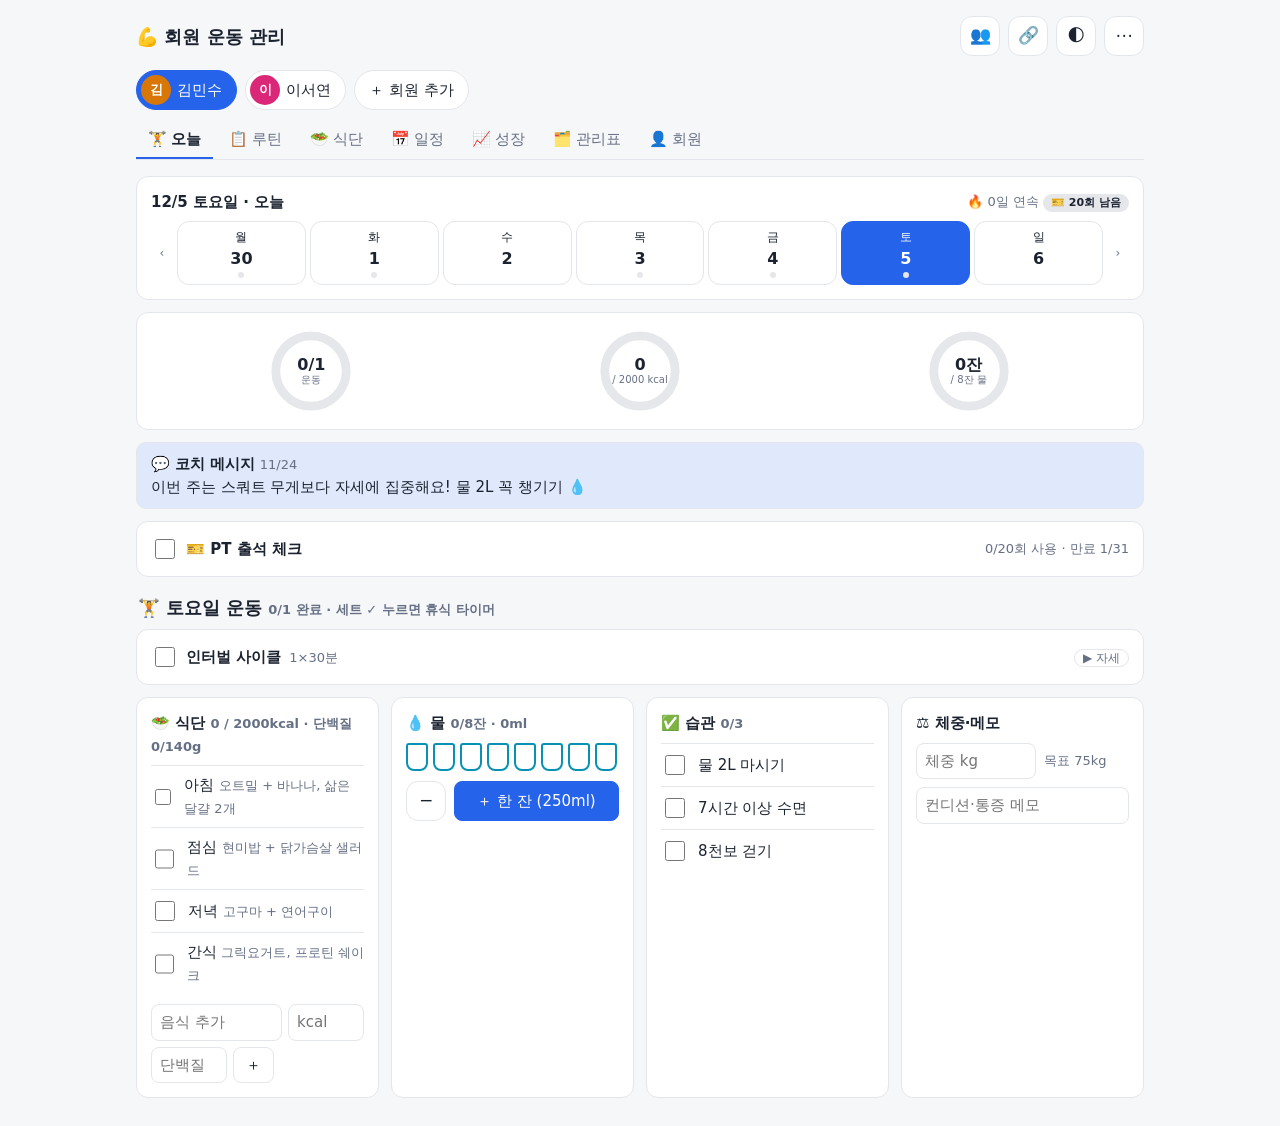
<file: fitness/index.html>
<!doctype html>
<html lang="ko">
<head>
<meta charset="utf-8">
<meta name="viewport" content="width=device-width,initial-scale=1,viewport-fit=cover">
<title>회원 운동 관리</title>
<meta name="description" content="회원별 운동 루틴·세트 기록·식단·습관·성장 그래프·개인 운동 관리표">
<meta name="theme-color" content="#2563eb">
<link rel="manifest" href="manifest.webmanifest">
<link rel="apple-touch-icon" href="../app/icon-192.png">
<style>
:root{--bg:#f6f7f9;--card:#fff;--fg:#1c2330;--sub:#667085;--line:#e3e6eb;--pri:#2563eb;--pri-fg:#fff;--ok:#16a34a;--part:#f59e0b;--miss:#e5e7eb;--warn:#dc2626}
@media (prefers-color-scheme:dark){:root:not([data-theme="light"]){--bg:#0f141b;--card:#18202a;--fg:#e6e9ee;--sub:#98a2b3;--line:#2a3441;--pri:#60a5fa;--pri-fg:#0b1220;--ok:#22c55e;--part:#fbbf24;--miss:#2a3441;--warn:#f87171}}
:root[data-theme="dark"]{--bg:#0f141b;--card:#18202a;--fg:#e6e9ee;--sub:#98a2b3;--line:#2a3441;--pri:#60a5fa;--pri-fg:#0b1220;--ok:#22c55e;--part:#fbbf24;--miss:#2a3441;--warn:#f87171}
*{box-sizing:border-box}
body{margin:0;background:var(--bg);color:var(--fg);font:15px/1.5 system-ui,-apple-system,"Apple SD Gothic Neo","Malgun Gothic",sans-serif}
.wrap{max-width:1040px;margin:0 auto;padding:16px}
header{display:flex;flex-wrap:wrap;gap:8px;align-items:center;margin-bottom:12px}
header h1{font-size:18px;margin:0 auto 0 0}
button,select,input{font:inherit;color:inherit}
button,label.btn{background:var(--card);border:1px solid var(--line);border-radius:8px;padding:6px 12px;cursor:pointer;display:inline-block}
button.pri{background:var(--pri);color:var(--pri-fg);border-color:var(--pri)}
button.x{border:0;background:none;color:var(--sub);padding:0 4px}
select,input{background:var(--card);border:1px solid var(--line);border-radius:8px;padding:6px 8px;min-width:0}
.tabs{display:flex;gap:4px;overflow-x:auto;border-bottom:1px solid var(--line);margin-bottom:16px}
.tabs button{border:0;border-bottom:2px solid transparent;border-radius:0;background:none;white-space:nowrap;color:var(--sub)}
.tabs button.on{color:var(--fg);border-color:var(--pri);font-weight:600}
.tabs .ic{margin-right:4px}
.card{background:var(--card);border:1px solid var(--line);border-radius:12px;padding:14px;margin-bottom:12px}
.card h3{margin:0 0 8px;font-size:15px}
.card.ok{border-color:var(--ok)}
.grid{display:grid;gap:12px;grid-template-columns:repeat(auto-fill,minmax(240px,1fr))}
.row{display:flex;gap:8px;align-items:center;flex-wrap:wrap}
.sub{color:var(--sub);font-size:13px}
.warn{color:var(--warn);font-weight:600}
.pr{color:var(--ok);font-weight:600}
.item{display:flex;justify-content:space-between;gap:8px;padding:6px 0;border-top:1px solid var(--line)}
.item:first-of-type{border-top:0}
label.chk{display:flex;gap:10px;align-items:center;padding:8px 0;border-top:1px solid var(--line);cursor:pointer}
input[type=checkbox]{width:20px;height:20px;accent-color:var(--ok)}
.bar{height:8px;background:var(--miss);border-radius:4px;overflow:hidden;margin:4px 0 10px}
.bar.sm{height:6px;margin:2px 0}
.bar i{display:block;height:100%;background:var(--pri)}
.bar.over i{background:var(--warn)}
.kpi{display:grid;grid-template-columns:repeat(auto-fit,minmax(130px,1fr));gap:8px;margin-bottom:12px}
.kpi>div{background:var(--card);border:1px solid var(--line);border-radius:12px;padding:10px 12px}
.kpi b{display:block;font-size:20px;margin-top:2px}
.set{display:grid;grid-template-columns:32px 1fr 1fr 48px;gap:6px;align-items:center;margin:4px 0;text-align:center}
.set input{width:100%;text-align:center}
.set button.done{background:var(--ok);border-color:var(--ok);color:#fff}
.set.hd{margin:8px 0 0}
form.add{display:flex;flex-wrap:wrap;gap:6px;margin-top:10px}
form.add input{flex:1 1 80px}
form.add input.s{flex:0 1 76px}
table{width:100%;border-collapse:collapse;font-size:14px}
th,td{border:1px solid var(--line);padding:6px;text-align:center}
th{background:var(--bg);font-weight:600}
td.l{text-align:left;white-space:nowrap}
table.wk{min-width:560px}
.cal{table-layout:fixed;min-width:330px}.cal th:first-child{width:46px}
.cal td{height:60px;vertical-align:top;cursor:pointer;overflow:hidden}
.cal .n{font-size:11px;color:var(--sub)}
.st-ok{background:color-mix(in srgb,var(--ok) 22%,transparent)}
.st-part{background:color-mix(in srgb,var(--part) 22%,transparent)}
.st-rest{color:var(--sub)}
.today{outline:2px solid var(--pri);outline-offset:-2px}
.ck{cursor:pointer;font-size:16px}
tr[data-act]{cursor:pointer}
.banner{background:color-mix(in srgb,var(--pri) 14%,var(--card));border:1px solid var(--line);border-radius:10px;padding:10px 14px;margin-bottom:12px}
svg.ch{width:100%;height:auto;display:block;margin-top:6px}
.ch .ax{stroke:var(--line)}.ch .ln{fill:none;stroke:var(--pri);stroke-width:2.5;stroke-linejoin:round}.ch .dt{fill:var(--pri)}.ch .br{fill:var(--pri)}.ch text{fill:var(--sub);font-size:10px}
.ph{display:grid;grid-template-columns:repeat(auto-fill,minmax(96px,1fr));gap:8px}
.cmp{display:grid;grid-template-columns:1fr 1fr;gap:8px;margin-bottom:10px}
figure{margin:0}figcaption{font-size:12px;color:var(--sub);text-align:center}
figure img{width:100%;aspect-ratio:3/4;object-fit:cover;border-radius:8px;display:block}
.modal{position:fixed;inset:0;background:#0008;display:flex;align-items:center;justify-content:center;padding:16px;z-index:9}
.modal .card{max-width:520px;width:100%}
.modal input{width:100%;margin:4px 0 8px}
#toast{position:fixed;left:50%;bottom:24px;transform:translateX(-50%);background:var(--fg);color:var(--bg);padding:8px 16px;border-radius:20px;opacity:0;transition:.2s;pointer-events:none;z-index:10;white-space:nowrap}
#toast.on{opacity:1}
#timer{position:fixed;left:50%;transform:translateX(-50%);bottom:20px;display:flex;gap:6px;align-items:center;background:var(--fg);color:var(--bg);padding:6px 8px 6px 16px;border-radius:999px;z-index:8;box-shadow:0 4px 16px #0004}
#timer[hidden]{display:none}
#timer,#timer *{white-space:nowrap}
#timer b{font-size:20px;font-variant-numeric:tabular-nums;min-width:52px}
#timer button{background:transparent;color:inherit;border-color:color-mix(in srgb,var(--bg) 35%,transparent);padding:4px 8px}
.share .edit{display:none!important}
.tw{overflow-x:auto}
.appbar{flex-wrap:nowrap}
.appbar h1{display:flex;align-items:center;gap:8px;min-width:0;white-space:nowrap;overflow:hidden;text-overflow:ellipsis}
.icon{width:40px;height:40px;padding:0;display:inline-flex;align-items:center;justify-content:center;border-radius:12px;font-size:17px;flex:none}
.chips{display:flex;gap:8px;overflow-x:auto;padding:2px 0 12px;scrollbar-width:none}
.chip{display:flex;align-items:center;gap:6px;border-radius:999px;padding:4px 14px 4px 4px;white-space:nowrap;flex:none}
.chip.on{background:var(--pri);color:var(--pri-fg);border-color:var(--pri)}
.av{width:30px;height:30px;border-radius:50%;display:inline-flex;align-items:center;justify-content:center;font-weight:700;font-size:13px;color:#fff;flex:none}
.week{display:grid;grid-template-columns:22px repeat(7,1fr) 22px;gap:4px;align-items:center}
.week button{display:flex;flex-direction:column;align-items:center;gap:1px;padding:6px 0;border-radius:12px;font-size:12px}
.week button b{font-size:16px}
.week button.on{background:var(--pri);color:var(--pri-fg);border-color:var(--pri)}
.dot{width:6px;height:6px;border-radius:50%;background:var(--miss)}.dot.ok{background:var(--ok)}.dot.part{background:var(--part)}.dot.rest{background:transparent}
.hero{display:grid;grid-template-columns:repeat(3,1fr);gap:8px}
.ring{position:relative;width:88px;height:88px;margin:0 auto}
.ring svg{width:100%;height:100%;transform:rotate(-90deg)}
.ring .tr{fill:none;stroke:var(--miss);stroke-width:10}.ring .vl{fill:none;stroke-width:10;stroke-linecap:round;transition:stroke-dashoffset .4s}
.ring span{position:absolute;inset:0;display:flex;flex-direction:column;align-items:center;justify-content:center;font-weight:700;font-size:16px;line-height:1.15;text-align:center}
.ring small{font-weight:400;font-size:10px;color:var(--sub)}
.water{display:flex;gap:5px;flex-wrap:wrap;margin:6px 0 10px}
.water i{width:22px;height:28px;border:2px solid #0891b2;border-radius:3px 3px 8px 8px}
.water i.f{background:color-mix(in srgb,#0891b2 60%,transparent)}
.badge{display:inline-block;font-size:11px;font-weight:600;border-radius:999px;padding:1px 8px;background:var(--miss);color:var(--fg);white-space:nowrap}
.badge.warn{background:color-mix(in srgb,var(--warn) 18%,transparent);color:var(--warn)}
.badge.ok{background:color-mix(in srgb,var(--ok) 18%,transparent);color:var(--ok)}
.mcards{display:grid;gap:10px;grid-template-columns:repeat(auto-fill,minmax(280px,1fr))}
.mcard{display:flex;gap:12px;align-items:center;cursor:pointer;margin:0}
.mcard .ring{width:68px;height:68px}.mcard .ring span{font-size:14px}
.done-line{display:flex;gap:8px;align-items:center;cursor:pointer;padding:10px 14px}
.done-line .sub{text-align:right}
.set input,.set button{min-height:44px}
.yt{font-size:12px;color:var(--sub);text-decoration:none;border:1px solid var(--line);border-radius:999px;padding:1px 8px}
@media (max-width:640px){
.wrap{padding-bottom:96px}
header h1{font-size:16px}
.tabs{position:fixed;left:0;right:0;bottom:0;z-index:6;margin:0;gap:0;background:var(--card);border-top:1px solid var(--line);border-bottom:0;padding:0 2px env(safe-area-inset-bottom)}
.tabs button{flex:1 0 50px;display:flex;flex-direction:column;align-items:center;font-size:11px;padding:6px 2px;border-bottom:0;border-top:2px solid transparent}
.tabs button.on{border-top-color:var(--pri)}
.tabs .ic{margin:0;font-size:18px}
#timer{bottom:76px}#toast{bottom:84px}
th,td{padding:4px 3px;font-size:13px}
}
@media print{header,.tabs,.edit,.noprint,#toast,#timer{display:none!important}body{background:#fff;color:#000}.card{border:0;padding:0}.wrap{max-width:none;padding:0}}
</style>
</head>
<body>
<div class="wrap" id="app">불러오는 중…</div>
<div id="timer" hidden role="timer" aria-live="polite"><span>휴식</span><b>1:30</b><button data-act="tm" data-n="-15">-15</button><button data-act="tm" data-n="15">+15</button><button data-act="tm" data-n="0" aria-label="휴식 건너뛰기">⏭</button></div>
<div id="toast" role="status"></div>
<input type="file" id="file" accept=".json" hidden>
<datalist id="lib"></datalist>
<script>
const WEEK=['월','화','수','목','금','토','일'],DAYS=['일','월','화','수','목','금','토'],SLOTS=['아침','점심','저녁','간식'],HAB=['물 2L 마시기','7시간 이상 수면','8천보 걷기'];
const LIB='스쿼트,프론트 스쿼트,레그프레스,런지,불가리안 스플릿스쿼트,레그 익스텐션,레그 컬,힙쓰러스트,루마니안 데드리프트,데드리프트,카프 레이즈,벤치프레스,인클라인 벤치프레스,덤벨 프레스,체스트 플라이,푸시업,딥스,오버헤드 프레스,덤벨 숄더프레스,사이드 레터럴 레이즈,페이스풀,랫풀다운,풀업,풀업(보조),바벨 로우,시티드 로우,원암 덤벨 로우,바벨 컬,덤벨 컬,해머 컬,트라이셉스 푸시다운,라잉 트라이셉스 익스텐션,플랭크,크런치,레그 레이즈,러닝머신,사이클,로잉머신,스텝밀,버피,케틀벨 스윙'.split(',');
const BODY={weight:['체중','kg'],fat:['체지방률','%'],muscle:['골격근량','kg'],waist:['허리둘레','cm']};
const TABS=[['today','🏋️','오늘'],['routine','📋','루틴'],['diet','🥗','식단'],['sched','📅','일정'],['grow','📈','성장'],['sheet','🗂️','관리표'],['info','👤','회원']];
const KEY='fit.v1',$=s=>document.querySelector(s);
const esc=s=>String(s??'').replace(/[&<>"']/g,c=>({'&':'&amp;','<':'&lt;','>':'&gt;','"':'&quot;',"'":'&#39;'}[c]));
const LS={get(k){try{return JSON.parse(localStorage.getItem(k))}catch(e){return null}},set(k,v){try{localStorage.setItem(k,JSON.stringify(v));return true}catch(e){return false}},del(k){try{localStorage.removeItem(k)}catch(e){}}};
const ymd=d=>new Date(d.getTime()-d.getTimezoneOffset()*6e4).toISOString().slice(0,10);
const TODAY=ymd(new Date());
const add=(s,n)=>{const d=new Date(s+'T00:00');d.setDate(d.getDate()+n);return ymd(d)};
const dn=s=>DAYS[new Date(s+'T00:00').getDay()];
const monday=s=>add(s,-((new Date(s+'T00:00').getDay()+6)%7));
const md=s=>+s.slice(5,7)+'/'+ +s.slice(8);
const num=s=>parseFloat(s)||0;
const tog=(a,v)=>{const i=a.indexOf(v);i<0?a.push(v):a.splice(i,1)};
const enc=o=>{let s='';new TextEncoder().encode(JSON.stringify(o)).forEach(b=>s+=String.fromCharCode(b));return btoa(s).replace(/\+/g,'-').replace(/\//g,'_').replace(/=+$/,'')};
const dec=s=>JSON.parse(new TextDecoder().decode(Uint8Array.from(atob(s.replace(/-/g,'+').replace(/_/g,'/')),c=>c.charCodeAt(0))));
let D={members:[]},BASE=null,cur=null,SHARE=false,tab=LS.get(KEY+'.tab')||'today',day=TODAY,modal='',chEx='',chBody='weight',AC=null;
const T={end:0,id:0};
const M=()=>D.members.find(m=>m.id===cur)||D.members[0];
const L=(m,d)=>(m.log[d]=m.log[d]||{});
const fix=m=>{m.routine=m.routine||{};WEEK.forEach(w=>m.routine[w]=m.routine[w]||[]);m.meals=m.meals||{};SLOTS.forEach(s=>m.meals[s]=m.meals[s]||[]);m.schedule=m.schedule||[];m.log=m.log||{};m.habits=m.habits||HAB.slice();m.coach=m.coach||[];m.photos=m.photos||[];return m};

/* ── 계산 ── */
const raw=(m,d,n)=>m.log[d]?.sets?.[n]||[];
const isDone=(m,d,e)=>(m.log[d]?.done||[]).includes(e.name)||raw(m,d,e.name).filter(Boolean).length>=(+e.sets||1);
const timed=e=>/[분초]/.test(e.reps)||!(+e.sets);
function stat(m,d){const ex=m.routine[dn(d)]||[];return{t:ex.length,d:ex.filter(e=>isDone(m,d,e)).length}}
function rate(m,from,to){let t=0,d=0;for(let s=from;s<=to&&s<=TODAY;s=add(s,1)){const x=stat(m,s);t+=x.t;d+=x.d}return t?Math.round(d/t*100):0}
const e1=(kg,r)=>kg&&r?Math.round(kg*(1+Math.min(r,12)/30)*2)/2:0;
const best1=(m,n)=>Math.max(0,...Object.values(m.log).flatMap(l=>(l.sets?.[n]||[]).filter(Boolean).map(s=>e1(s.kg,s.reps))));
function lastSets(m,d,n){const ds=Object.keys(m.log).filter(x=>x<d&&raw(m,x,n).some(Boolean)).sort();return ds.length?{d:ds.at(-1),s:raw(m,ds.at(-1),n).filter(Boolean)}:null}
function target(m,d,e){const p=lastSets(m,d,e.name),tr=num(e.reps);let kg=+e.kg||0,up=false;
  if(p&&kg){kg=Math.max(kg,...p.s.map(x=>x.kg));if(tr&&p.s.length>=(+e.sets||1)&&p.s.every(x=>x.reps>=tr)){kg+=kg>=40?2.5:1;up=true}}
  return{kg,reps:tr||'',up,prev:p}}
function vol(m,d){const lg=m.log[d];if(!lg)return 0;let v=0;const s=lg.sets||{};
  Object.values(s).forEach(a=>a.filter(Boolean).forEach(x=>v+=x.kg*x.reps));
  (m.routine[dn(d)]||[]).forEach(e=>{if((lg.done||[]).includes(e.name)&&!(s[e.name]||[]).some(Boolean))v+=(+e.sets||0)*num(e.reps)*(+e.kg||0)});return v}
const act=lg=>!!lg&&!!((lg.done||[]).length||Object.values(lg.sets||{}).some(a=>a.some(Boolean))||(lg.meals||[]).length||(lg.hab||[]).length||lg.weight||lg.pt||lg.water||(lg.food||[]).length);
function streak(m){let d=act(m.log[TODAY])?TODAY:add(TODAY,-1),n=0;while(act(m.log[d])){n++;d=add(d,-1)}return n}
const lastAct=m=>Object.keys(m.log).filter(d=>act(m.log[d])).sort().at(-1);
function bodyPts(m,k){const p=Object.keys(m.log).sort().filter(d=>m.log[d][k]!=null&&m.log[d][k]!=='').map(d=>({x:d,y:+m.log[d][k]}));if(k==='weight'&&m.weight&&m.start&&(!p.length||p[0].x>m.start))p.unshift({x:m.start,y:+m.weight});return p}
const lastW=m=>bodyPts(m,'weight').at(-1)?.y??m.weight;
const ptUsed=m=>Object.values(m.log).filter(l=>l.pt).length;
function passInfo(m){const t=+m.pass?.total;if(!t)return null;const used=SHARE?(+m.passUsed||0):ptUsed(m),exp=m.pass.expiry||'',dl=exp?Math.round((new Date(exp+'T00:00')-new Date(TODAY+'T00:00'))/864e5):null;return{total:t,used,left:t-used,exp,warn:t-used<=3||(dl!==null&&dl<=14)}}
function intake(m,d){const lg=m.log[d]||{};let k=0,p=0;const a=f=>{k+=+f.kcal||0;p+=+f.protein||0};(lg.meals||[]).forEach(s=>(m.meals[s]||[]).forEach(a));(lg.food||[]).forEach(a);return{k,p}}
const COL=['#2563eb','#16a34a','#d97706','#db2777','#7c3aed','#0891b2','#ea580c'];
const av=m=>`<span class="av" style="background:${COL[[...String(m.id)].reduce((a,c)=>a+c.charCodeAt(0),0)%COL.length]}" aria-hidden="true">${esc((m.name||'?').trim()[0])}</span>`;
function ring(p,label,sub,color='var(--pri)'){const r=40,c=2*Math.PI*r,v=Math.max(0,Math.min(1,p||0));return `<div class="ring"><svg viewBox="0 0 100 100" aria-hidden="true"><circle class="tr" cx="50" cy="50" r="${r}"/><circle class="vl" cx="50" cy="50" r="${r}" style="stroke:${color}" stroke-dasharray="${c.toFixed(1)}" stroke-dashoffset="${(c*(1-v)).toFixed(1)}"/></svg><span>${label}<small>${sub}</small></span></div>`}
const OPEN=new Set(),THEMES=['auto','light','dark'],TI={auto:'🌓',light:'☀️',dark:'🌙'};let theme=LS.get('fit.theme')||'auto';
const applyTheme=()=>theme==='auto'?document.documentElement.removeAttribute('data-theme'):document.documentElement.setAttribute('data-theme',theme);
const TPL={
 '초급 전신 (주3회)':{월:[['스쿼트',3,'10',40],['벤치프레스',3,'10',30],['랫풀다운',3,'12',30],['플랭크',3,'30초',0]],수:[['레그프레스',3,'12',80],['덤벨 숄더프레스',3,'12',8],['시티드 로우',3,'12',25],['크런치',3,'15',0]],금:[['루마니안 데드리프트',3,'10',30],['푸시업',3,'10',0],['원암 덤벨 로우',3,'10',10],['러닝머신',1,'20분',0]]},
 '상·하체 분할 (주4회)':{월:[['스쿼트',4,'8',60],['레그프레스',3,'12',100],['레그 컬',3,'12',30],['카프 레이즈',3,'15',40]],화:[['벤치프레스',4,'8',50],['바벨 로우',4,'8',40],['오버헤드 프레스',3,'10',30],['랫풀다운',3,'12',40]],목:[['데드리프트',4,'6',80],['런지',3,'10',10],['레그 익스텐션',3,'12',30],['플랭크',3,'60초',0]],금:[['인클라인 벤치프레스',4,'10',40],['풀업(보조)',4,'8',0],['사이드 레터럴 레이즈',3,'15',6],['덤벨 컬',3,'12',8]]},
 '다이어트 서킷 (주5회)':{월:[['케틀벨 스윙',4,'15',12],['버피',4,'10',0],['스텝밀',1,'20분',0]],화:[['스쿼트',3,'15',30],['푸시업',3,'12',0],['로잉머신',1,'15분',0]],수:[['러닝머신',1,'40분',0]],목:[['런지',3,'12',8],['랫풀다운',3,'15',30],['사이클',1,'20분',0]],금:[['데드리프트',3,'12',40],['덤벨 프레스',3,'12',10],['플랭크',3,'45초',0]]}};

/* ── 공통 ── */
function toast(t){const e=$('#toast');e.textContent=t;e.classList.add('on');clearTimeout(e._t);e._t=setTimeout(()=>e.classList.remove('on'),2000)}
function save(){const m=M();let ok;if(SHARE)ok=LS.set('fit.log.'+m.id,m.log);else{D.updated=TODAY;D.members.forEach(x=>{if(x.pass)x.passUsed=ptUsed(x)});LS.set(KEY+'.cur',cur);ok=LS.set(KEY,D)}if(!ok)toast('저장 공간이 부족해요. 사진을 몇 장 지워주세요')}
function dl(name,text,type){const a=document.createElement('a');a.href=URL.createObjectURL(new Blob([text],{type}));a.download=name;a.click();setTimeout(()=>URL.revokeObjectURL(a.href),1000)}
async function copy(t){try{await navigator.clipboard.writeText(t);toast('복사했어요')}catch(e){prompt('복사하세요',t)}}
function togEx(m,d,n){const lg=L(m,d),e=(m.routine[dn(d)]||[]).find(x=>x.name===n)||{name:n,sets:1};lg.done=lg.done||[];
  if(isDone(m,d,e)){lg.done=lg.done.filter(x=>x!==n);if(lg.sets)delete lg.sets[n]}else lg.done.push(n)}
/* 휴식 타이머 */
function rest(sec){try{AC=AC||new(window.AudioContext||window.webkitAudioContext)();AC.resume()}catch(e){}T.end=Date.now()+sec*1000;clearInterval(T.id);T.id=setInterval(tick,250);tick()}
function tick(){const el=$('#timer'),left=Math.ceil((T.end-Date.now())/1000);
  if(left<=0){clearInterval(T.id);el.hidden=true;if(T.end){T.end=0;beep();toast('휴식 끝! 다음 세트 💪')}return}
  el.hidden=false;el.querySelector('b').textContent=`${Math.floor(left/60)}:${String(left%60).padStart(2,'0')}`}
function beep(){try{navigator.vibrate?.([300,100,300]);if(!AC)return;const o=AC.createOscillator(),g=AC.createGain();o.frequency.value=880;g.gain.value=.15;o.connect(g);g.connect(AC.destination);o.start();o.stop(AC.currentTime+.4)}catch(e){}}
/* 차트 (인라인 SVG) */
function line(p,unit){if(p.length<2)return '<p class="sub">기록이 2개 이상 쌓이면 그래프가 보여요</p>';
  const W=320,H=150,P=34,ys=p.map(v=>v.y),mn=Math.min(...ys),mx=Math.max(...ys),r=mx-mn||1,X=i=>P+i*(W-P-10)/(p.length-1),Y=v=>H-22-(v-mn)/r*(H-40);
  return `<svg class="ch" viewBox="0 0 ${W} ${H}" role="img" aria-label="${md(p[0].x)}부터 ${md(p.at(-1).x)}까지 ${p[0].y}에서 ${p.at(-1).y}${unit}"><line class="ax" x1="${P}" x2="${W-10}" y1="${H-22}" y2="${H-22}"/><text x="2" y="${Y(mx)+4}">${mx}</text><text x="2" y="${Y(mn)+4}">${mn}</text><text x="${P}" y="${H-6}">${md(p[0].x)}</text><text x="${W-10}" y="${H-6}" text-anchor="end">${md(p.at(-1).x)}</text><path class="ln" d="${p.map((v,i)=>(i?'L':'M')+X(i).toFixed(1)+','+Y(v.y).toFixed(1)).join('')}"/>${p.map((v,i)=>`<circle class="dt" cx="${X(i).toFixed(1)}" cy="${Y(v.y).toFixed(1)}" r="3.5"><title>${md(v.x)} ${v.y}${unit}</title></circle>`).join('')}</svg>`}
function bars(it){const W=320,H=150,mx=Math.max(1,...it.map(i=>i.v)),bw=(W-8)/it.length;
  return `<svg class="ch" viewBox="0 0 ${W} ${H}" role="img" aria-label="주간 운동 볼륨">${it.map((x,i)=>{const h=x.v/mx*(H-44),cx=4+i*bw+bw/2;return `<rect class="br" x="${(4+i*bw+5).toFixed(1)}" y="${(H-22-h).toFixed(1)}" width="${(bw-10).toFixed(1)}" height="${h.toFixed(1)}" rx="3"><title>${x.l}주 ${x.v.toLocaleString()}kg</title></rect><text x="${cx}" y="${H-6}" text-anchor="middle">${x.l}</text>${x.v?`<text x="${cx}" y="${(H-26-h).toFixed(1)}" text-anchor="middle">${x.v>=1000?(x.v/1000).toFixed(1)+'t':x.v}</text>`:''}`}).join('')}</svg>`}

/* ── 시작 ── */
async function init(){
  applyTheme();$('#lib').innerHTML=LIB.map(x=>`<option value="${x}">`).join('');
  const q=new URLSearchParams(location.search),h=location.hash;
  try{BASE=await(await fetch('members.json',{cache:'no-store'})).json()}catch(e){}
  let sm=null;if(q.has('trainer'))LS.del('fit.share');
  if(h.startsWith('#s=')){try{sm=dec(h.slice(3));LS.set('fit.share',sm)}catch(e){toast('공유 링크가 손상됐어요')}}
  else if(q.get('m')){sm=BASE?.members.find(x=>x.id===q.get('m'));if(sm)LS.set('fit.share',{ref:sm.id});else toast('회원을 찾지 못했어요')}
  else if(!LS.get(KEY)&&!h.startsWith('#log=')){const st=LS.get('fit.share');sm=st?.ref?BASE?.members.find(x=>x.id===st.ref):st}
  if(sm){SHARE=true;document.body.classList.add('share');sm=fix(structuredClone(sm));sm.log=LS.get('fit.log.'+sm.id)||sm.log;D={members:[sm]};cur=sm.id;if(tab==='info'||tab==='home')tab='today';render();return}
  D=LS.get(KEY)||structuredClone(BASE)||{members:[]};D.members.forEach(fix);cur=LS.get(KEY+'.cur')||D.members[0]?.id;
  if(h.startsWith('#log=')){mergeLog(h.slice(5));history.replaceState(null,'',location.pathname)}
  render();
}
function mergeLog(s){try{const p=dec(s),m=D.members.find(x=>x.id===p.id);if(!m)return toast('이 기기에 없는 회원의 기록이에요');
  const u=(a,b)=>[...new Set([...(a||[]),...(b||[])])];let n=0;
  for(const[d,v]of Object.entries(p.log||{})){const o=m.log[d]||{};m.log[d]={...o,...v,done:u(o.done,v.done),meals:u(o.meals,v.meals),hab:u(o.hab,v.hab),sets:{...(o.sets||{}),...(v.sets||{})}};n++}
  cur=m.id;tab='today';save();toast(`${m.name}님 기록 ${n}일 반영했어요`)}catch(e){toast('기록 링크가 손상됐어요')}}

function render(){
  const m=M();let h='';
  if(!SHARE)h+=`<header class="appbar"><h1>💪 회원 운동 관리</h1><button class="icon${tab==='home'?' pri':''}" data-act="home" aria-label="회원 현황">👥</button><button class="icon" data-act="share" aria-label="회원에게 공유">🔗</button><button class="icon" data-act="theme" aria-label="화면 테마">${TI[theme]}</button><button class="icon" data-act="more" aria-label="파일·깃허브">⋯</button></header>
  <div class="chips" aria-label="회원 선택">${D.members.map(x=>`<button class="chip${x.id===m?.id&&tab!=='home'?' on':''}" data-act="pick" data-id="${esc(x.id)}">${av(x)}${esc(x.name)}</button>`).join('')}<button class="chip" data-act="addM" style="padding-left:14px">＋ 회원 추가</button></div>`;
  else{h+=`<header class="appbar"><h1>${av(m)}${esc(m.name)}님 루틴</h1><button class="icon" data-act="theme" aria-label="화면 테마">${TI[theme]}</button><button class="pri" data-act="sendlog">📤 기록 보내기</button></header>`;
    if(!LS.get('fit.bn'))h+=`<div class="banner row"><span style="flex:1">트레이너가 보낸 루틴이에요. 체크한 기록은 이 폰에 저장되고 <b>📤 기록 보내기</b>로 전달돼요.</span><button class="x" data-act="bn" aria-label="안내 닫기">✕</button></div>`}
  if(!m){$('#app').innerHTML=h+`<div class="card">회원이 없어요. <button class="pri" data-act="addM">＋ 회원 추가</button></div>`+modal;return}
  if(tab==='home'&&!SHARE){$('#app').innerHTML=h+vHome()+modal;return}
  h+=`<nav class="tabs">${TABS.filter(t=>!(SHARE&&t[0]==='info')).map(([k,i,v])=>`<button data-act="tab" data-k="${k}" class="${tab===k?'on':''}"><span class="ic" aria-hidden="true">${i}</span><span>${v}</span></button>`).join('')}</nav>`;
  h+=({today:vToday,routine:vRoutine,diet:vDiet,sched:vSched,grow:vGrow,sheet:vSheet,info:vInfo}[tab]||vToday)(m);
  $('#app').innerHTML=h+modal;
}

/* ── 화면 ── */
function vHome(){
  const mon=monday(TODAY),old=add(TODAY,-2);
  const rows=D.members.map(m=>({m,r:rate(m,mon,add(mon,6)),s:streak(m),la:lastAct(m),pi:passInfo(m),nx:m.schedule.filter(x=>x.date>=TODAY).sort((a,b)=>(a.date+a.time).localeCompare(b.date+b.time))[0]}));
  const idle=rows.filter(x=>!x.la||x.la<old).length,renew=rows.filter(x=>x.pi?.warn).length,avg=rows.length?Math.round(rows.reduce((a,x)=>a+x.r,0)/rows.length):0;
  const tdy=D.members.flatMap(m=>m.schedule.filter(x=>x.date===TODAY).map(x=>({...x,m}))).sort((a,b)=>(a.time||'').localeCompare(b.time||''));
  return `<div class="kpi"><div><span class="sub">회원</span><b>${D.members.length}명</b></div><div><span class="sub">이번 주 평균 달성</span><b>${avg}%</b></div><div><span class="sub">3일+ 기록 없음</span><b class="${idle?'warn':''}">${idle}명</b></div><div><span class="sub">재등록 안내 필요</span><b class="${renew?'warn':''}">${renew}명</b></div></div>
  <div class="card"><h3>📅 오늘 PT ${tdy.length}건</h3>${tdy.map(x=>`<div class="item" data-act="pick" data-id="${esc(x.m.id)}" style="cursor:pointer"><span class="row" style="gap:8px">${av(x.m)}<b>${esc(x.time)}</b> ${esc(x.m.name)} · ${esc(x.title)}</span><span class="sub">›</span></div>`).join('')||'<p class="sub" style="margin:0">오늘 예약된 일정이 없어요</p>'}</div>
  <div class="mcards">${rows.map(x=>`<div class="card mcard" data-act="pick" data-id="${esc(x.m.id)}" role="button" aria-label="${esc(x.m.name)} 열기">${ring(x.r/100,x.r+'%','이번 주')}<div style="min-width:0;flex:1"><div class="row" style="gap:6px">${av(x.m)}<b>${esc(x.m.name)}</b>${x.s?`<span class="badge ok">🔥 ${x.s}일</span>`:''}</div><div class="sub" style="margin:2px 0 4px">${esc(x.m.goal)||'목표 미입력'} · ${lastW(x.m)??'-'}kg</div><div class="row" style="gap:4px">${x.pi?`<span class="badge${x.pi.warn?' warn':''}">🎫 ${x.pi.left}회 남음</span>`:''}<span class="badge${!x.la||x.la<old?' warn':''}">${x.la?'기록 '+md(x.la):'기록 없음'}</span>${x.nx?`<span class="badge">📅 ${md(x.nx.date)} ${esc(x.nx.time)}</span>`:''}</div></div></div>`).join('')}</div>
  <p class="sub">빨간 표시 = 3일 이상 기록 없음 또는 PT 3회 이하·만료 2주 이내 → 연락 추천. 회원이 보낸 '기록 링크'를 이 기기에서 열면 자동 반영돼요.</p>`;
}

const exTxt=e=>`${e.sets}×${esc(e.reps)}${+e.kg?' · '+e.kg+'kg':''}`;
function exCard(m,e){
  const ok=isDone(m,day,e),done=raw(m,day,e.name).filter(Boolean),nm=esc(e.name);
  if(ok&&!OPEN.has(e.name))return `<div class="card ok done-line" data-act="open" data-name="${nm}" role="button" aria-expanded="false"><span aria-hidden="true">✅</span><b>${nm}</b><span class="sub" style="margin-left:auto">${done.length?done.map(x=>x.kg+'×'+x.reps).join(' · '):'완료'} ▾</span></div>`;
  const ck=`<input type="checkbox" data-act="ex" data-name="${nm}"${ok?' checked':''} aria-label="${nm} 완료">`,yt=`<a class="yt" href="https://www.youtube.com/results?search_query=${encodeURIComponent(e.name+' 자세')}" target="_blank" rel="noopener">▶ 자세</a>`,fold=ok?`<button class="x" data-act="open" data-name="${nm}">▴ 접기</button>`:'';
  if(timed(e))return `<div class="card${ok?' ok':''}"><div class="row"><label class="row" style="cursor:pointer">${ck}<b>${nm}</b><span class="sub">${exTxt(e)}</span></label><span style="margin-left:auto">${yt}${fold}</span></div></div>`;
  const t=target(m,day,e),a=raw(m,day,e.name),n=Math.max(+e.sets||1,a.length);let rows='';
  for(let i=0;i<n;i++){const v=a[i];rows+=`<div class="set"><span class="sub">${i+1}</span><input inputmode="decimal" aria-label="${i+1}세트 무게" value="${v?v.kg:t.kg||''}"><input inputmode="numeric" aria-label="${i+1}세트 횟수" value="${v?v.reps:t.reps}"><button data-act="set" data-name="${nm}" data-i="${i}" data-rest="${+e.rest||90}" class="${v?'done':''}" aria-label="${i+1}세트 완료">✓</button></div>`}
  return `<div class="card${ok?' ok':''}"><div class="row"><label class="row" style="cursor:pointer">${ck}<b>${nm}</b></label>${yt}<span class="sub" style="margin-left:auto">${exTxt(e)}${t.up?` · <span class="pr">⬆ ${t.kg}kg 도전</span>`:''}</span>${fold}</div>${t.prev?`<div class="sub">지난번 ${md(t.prev.d)}: ${t.prev.s.map(x=>x.kg+'×'+x.reps).join(', ')}</div>`:''}<div class="set hd sub"><span>세트</span><span>kg</span><span>회</span><span></span></div>${rows}<button class="x" data-act="addSet" data-name="${nm}">＋ 세트 추가</button></div>`;
}

function vToday(m){
  const ex=m.routine[dn(day)],lg=m.log[day]||{},s=stat(m,day),sc=m.schedule.filter(x=>x.date===day),c=m.coach[0],ik=intake(m,day),wt=+m.water||8,w=lg.water||0,pi=passInfo(m),mon=monday(day);
  const strip=WEEK.map((wd,i)=>{const d=add(mon,i),x=stat(m,d);return `<button class="${d===day?'on':''}" data-act="goDay" data-d="${d}" aria-label="${md(d)} ${wd}요일"><span>${wd}</span><b>${+d.slice(8)}</b><i class="dot ${!x.t?'rest':x.d===x.t?'ok':x.d?'part':''}"></i></button>`}).join('');
  return `<div class="card"><div class="row" style="margin-bottom:8px"><b>${md(day)} ${dn(day)}요일${day===TODAY?' · 오늘':''}</b>${day!==TODAY?'<button data-act="day" data-n="0">오늘로</button>':''}<span class="sub" style="margin-left:auto">🔥 ${streak(m)}일 연속${pi?` <span class="badge${pi.warn?' warn':''}">🎫 ${pi.left}회 남음</span>`:''}</span></div>
  <div class="week"><button class="x" data-act="day" data-n="-7" aria-label="이전 주">‹</button>${strip}<button class="x" data-act="day" data-n="7" aria-label="다음 주">›</button></div></div>
  <div class="card hero">${ring(s.t?s.d/s.t:1,s.t?s.d+'/'+s.t:'휴식','운동')}${ring(m.kcal?ik.k/m.kcal:0,ik.k.toLocaleString(),'/ '+(m.kcal||'-')+' kcal',m.kcal&&ik.k>m.kcal*1.1?'var(--warn)':'var(--ok)')}${ring(w/wt,w+'잔','/ '+wt+'잔 물','#0891b2')}</div>
  ${c?`<div class="banner">💬 <b>코치 메시지</b> <span class="sub">${md(c.date)}</span><br>${esc(c.text)}</div>`:''}
  ${sc.length?`<div class="card"><h3>📅 일정</h3>${sc.map(x=>`<div class="item"><span>${esc(x.time)} ${esc(x.title)}</span><span class="sub">${esc(x.note)}</span></div>`).join('')}</div>`:''}
  ${pi?`<div class="card edit"><label class="row" style="cursor:pointer"><input type="checkbox" data-act="pt"${lg.pt?' checked':''}><b>🎫 PT 출석 체크</b><span class="sub" style="margin-left:auto">${pi.used}/${pi.total}회 사용${pi.exp?' · 만료 '+md(pi.exp):''}</span></label></div>`:''}
  <h3 style="margin:18px 2px 8px">🏋️ ${dn(day)}요일 운동 ${s.t?`<span class="sub">${s.d}/${s.t} 완료 · 세트 ✓ 누르면 휴식 타이머</span>`:''}</h3>
  ${s.t?ex.map(e=>exCard(m,e)).join(''):'<div class="card sub">휴식일이에요. 가벼운 스트레칭·산책 추천!</div>'}
  <div class="grid" style="margin-top:12px">
  <div class="card"><h3>🥗 식단 <span class="sub">${ik.k.toLocaleString()} / ${m.kcal||'-'}kcal · 단백질 ${ik.p}/${m.protein||'-'}g</span></h3>${SLOTS.map(sl=>`<label class="chk"><input type="checkbox" data-act="meal" data-slot="${sl}"${(lg.meals||[]).includes(sl)?' checked':''}><span>${sl} <span class="sub">${esc(m.meals[sl].map(f=>f.food).join(', ')||'자유')}</span></span></label>`).join('')}
    ${(lg.food||[]).map((f,i)=>`<div class="item"><span>➕ ${esc(f.food)}</span><span class="sub">${f.kcal}kcal · 단 ${f.protein}g <button class="x" data-act="delFood" data-i="${i}" aria-label="삭제">×</button></span></div>`).join('')}
    <form class="add" data-form="food"><input name="food" placeholder="음식 추가" required><input class="s" name="kcal" type="number" placeholder="kcal" required><input class="s" name="protein" type="number" placeholder="단백질g"><button aria-label="음식 추가">＋</button></form></div>
  <div class="card"><h3>💧 물 <span class="sub">${w}/${wt}잔 · ${(w*250).toLocaleString()}ml</span></h3><div class="water" aria-hidden="true">${Array.from({length:wt},(_,i)=>`<i class="${i<w?'f':''}"></i>`).join('')}</div><div class="row"><button class="icon" data-act="water" data-n="-1" aria-label="한 잔 빼기">−</button><button class="pri" data-act="water" data-n="1" style="flex:1;min-height:40px">＋ 한 잔 (250ml)</button></div></div>
  <div class="card"><h3>✅ 습관 <span class="sub">${(lg.hab||[]).length}/${m.habits.length}</span></h3>${m.habits.map(x=>`<label class="chk"><input type="checkbox" data-act="hab" data-h="${esc(x)}"${(lg.hab||[]).includes(x)?' checked':''}><span>${esc(x)}</span></label>`).join('')||'<p class="sub">회원 탭에서 습관을 정해요</p>'}</div>
  <div class="card"><h3>⚖️ 체중·메모</h3><div class="row"><input type="number" step="0.1" inputmode="decimal" placeholder="체중 kg" data-log="weight" value="${lg.weight??''}" style="width:120px"><span class="sub">목표 ${m.targetWeight??'-'}kg</span></div><input placeholder="컨디션·통증 메모" data-log="memo" value="${esc(lg.memo)}" style="width:100%;margin-top:8px"></div>
  </div>`;
}

function vRoutine(m){
  return `<div class="grid">${WEEK.map(w=>{const ex=m.routine[w];return `<div class="card"><h3>${w}요일 <span class="sub">${ex.length?ex.length+'종목 · '+ex.reduce((a,e)=>a+(+e.sets||0),0)+'세트':'휴식'}</span></h3>${ex.map((e,i)=>`<div class="item"><span>${esc(e.name)}</span><span class="sub">${exTxt(e)} <button class="x edit" data-act="delEx" data-w="${w}" data-i="${i}" aria-label="삭제">×</button></span></div>`).join('')}</div>`}).join('')}</div>
  <div class="card edit"><h3>운동 추가</h3><form class="add" data-form="ex"><select name="w">${WEEK.map(w=>`<option>${w}</option>`).join('')}</select><input name="name" list="lib" placeholder="운동 이름 (목록에서 선택 가능)" required><input class="s" name="sets" type="number" min="1" placeholder="세트" required><input class="s" name="reps" placeholder="횟수/분" required><input class="s" name="kg" type="number" step="0.5" placeholder="kg"><input class="s" name="rest" type="number" step="15" placeholder="휴식초"><button class="pri">추가</button></form>
  <div class="row" style="margin-top:10px"><span class="sub">📦 템플릿:</span><select id="tpl" aria-label="프로그램 템플릿">${Object.keys(TPL).map(k=>`<option>${k}</option>`).join('')}</select><button data-act="tpl">적용</button></div>
  <div class="row" style="margin-top:10px"><span class="sub">요일 복사:</span><select id="cpf">${WEEK.map(w=>`<option>${w}</option>`).join('')}</select>→<select id="cpt">${WEEK.map(w=>`<option>${w}</option>`).join('')}</select><button data-act="cpDay">복사</button></div></div>`;
}

function vDiet(m){
  const all=SLOTS.flatMap(s=>m.meals[s]),k=all.reduce((a,f)=>a+(+f.kcal||0),0),p=all.reduce((a,f)=>a+(+f.protein||0),0);
  const b=(v,t)=>`<div class="bar${t&&v>t*1.1?' over':''}"><i style="width:${t?Math.min(100,v/t*100):0}%"></i></div>`;
  return `<div class="card"><h3>하루 합계</h3><div class="sub">칼로리 ${k} / ${m.kcal||'-'} kcal</div>${b(k,m.kcal)}<div class="sub">단백질 ${p} / ${m.protein||'-'} g</div>${b(p,m.protein)}</div>
  <div class="grid">${SLOTS.map(s=>`<div class="card"><h3>${s} <span class="sub">${m.meals[s].reduce((a,f)=>a+(+f.kcal||0),0)}kcal</span></h3>${m.meals[s].map((f,i)=>`<div class="item"><span>${esc(f.food)}</span><span class="sub">${f.kcal}kcal · 단 ${f.protein}g <button class="x edit" data-act="delMeal" data-s="${s}" data-i="${i}" aria-label="삭제">×</button></span></div>`).join('')||'<p class="sub">비어 있음</p>'}</div>`).join('')}</div>
  <div class="card edit"><h3>음식 추가</h3><form class="add" data-form="meal"><select name="s">${SLOTS.map(s=>`<option>${s}</option>`).join('')}</select><input name="food" placeholder="음식" required><input class="s" name="kcal" type="number" placeholder="kcal" required><input class="s" name="protein" type="number" placeholder="단백질g"><button class="pri">추가</button></form></div>`;
}

function vSched(m){
  const list=m.schedule.map((x,i)=>({...x,i})).sort((a,b)=>(a.date+a.time).localeCompare(b.date+b.time));
  const up=list.filter(x=>x.date>=TODAY),past=list.filter(x=>x.date<TODAY).reverse();
  const row=x=>`<div class="item"><span><b>${md(x.date)}(${dn(x.date)})</b> ${esc(x.time)} ${esc(x.title)} <span class="sub">${esc(x.note)}</span></span><button class="x edit" data-act="delSch" data-i="${x.i}" aria-label="삭제">×</button></div>`;
  return `<div class="card"><div class="row"><h3 style="margin:0">다가오는 일정</h3><button style="margin-left:auto" data-act="ics">📲 내 캘린더에 저장</button></div>${up.map(row).join('')||'<p class="sub">예정된 일정이 없어요</p>'}</div>
  ${past.length?`<div class="card"><h3>지난 일정</h3>${past.slice(0,10).map(row).join('')}</div>`:''}
  <div class="card edit"><h3>일정 추가</h3><form class="add" data-form="sch"><input name="date" type="date" value="${TODAY}" required><input class="s" name="time" type="time" value="19:00"><input name="title" placeholder="예: PT 세션" required><input name="note" placeholder="메모"><input class="s" name="rep" type="number" min="1" max="12" value="1" title="매주 반복 횟수" aria-label="매주 반복 횟수"><button class="pri">추가</button></form><p class="sub">마지막 칸 = 매주 반복 횟수 (예: 8 → 8주 동안 같은 요일·시간)</p></div>`;
}

function vGrow(m){
  const mon=monday(TODAY),ws=bodyPts(m,'weight'),wd=ws.length>1?+(ws.at(-1).y-ws[0].y).toFixed(1):null;
  let d28=0;for(let i=0;i<28;i++){const d=add(TODAY,-i);if(stat(m,d).d||Object.keys(m.log[d]?.sets||{}).length)d28++}
  const names=[...new Set([...WEEK.flatMap(w=>m.routine[w].filter(e=>!timed(e)).map(e=>e.name)),...Object.values(m.log).flatMap(l=>Object.keys(l.sets||{}))])];
  if(!names.includes(chEx))chEx=names[0]||'';
  const ep=Object.keys(m.log).sort().map(d=>({x:d,y:Math.max(0,...raw(m,d,chEx).filter(Boolean).map(s=>e1(s.kg,s.reps)))})).filter(p=>p.y);
  const vb=[-7,-6,-5,-4,-3,-2,-1,0].map(k=>{const w0=add(mon,k*7);let v=0;for(let i=0;i<7;i++)v+=vol(m,add(w0,i));return{l:md(w0),v:Math.round(v)}});
  return `<div class="kpi"><div><span class="sub">연속 기록</span><b>🔥 ${streak(m)}일</b></div><div><span class="sub">최근 4주 운동일</span><b>${d28}일</b></div><div><span class="sub">4주 달성률</span><b>${rate(m,add(mon,-21),add(mon,6))}%</b></div><div><span class="sub">체중 변화</span><b>${wd===null?'-':(wd>0?'+':'')+wd+'kg'}</b></div></div>
  <div class="card"><div class="row"><h3 style="margin:0">신체 변화</h3><select data-sel="body" style="margin-left:auto" aria-label="항목">${Object.entries(BODY).map(([k,v])=>`<option value="${k}"${k===chBody?' selected':''}>${v[0]}</option>`).join('')}</select></div>${line(bodyPts(m,chBody),BODY[chBody][1])}
  <form class="add" data-form="body"><input type="date" name="d" value="${day}" aria-label="측정일">${Object.entries(BODY).map(([k,v])=>`<input class="s" name="${k}" type="number" step="0.1" inputmode="decimal" placeholder="${v[0]}" aria-label="${v[0]}" value="${m.log[day]?.[k]??''}">`).join('')}<button class="pri">기록</button></form><p class="sub">인바디 측정 결과를 넣으면 그래프로 쌓여요</p></div>
  <div class="card"><div class="row"><h3 style="margin:0">근력 성장 (추정 1RM)</h3>${names.length?`<select data-sel="ex" style="margin-left:auto" aria-label="운동">${names.map(n=>`<option${n===chEx?' selected':''}>${esc(n)}</option>`).join('')}</select>`:''}</div>${ep.length?`<p class="sub">최고 ${Math.max(...ep.map(p=>p.y))}kg · '오늘' 탭에서 세트를 기록하면 쌓여요</p>`:''}${line(ep,'kg')}</div>
  <div class="card"><h3>주간 운동 볼륨 (무게×횟수 합계)</h3>${bars(vb)}</div>
  ${SHARE?'':photoCard(m)}`;
}
function photoCard(m){const p=m.photos;return `<div class="card"><div class="row"><h3 style="margin:0">📷 눈바디 사진</h3><label class="btn" style="margin-left:auto">+ 사진<input type="file" id="photo" accept="image/*" hidden></label></div><p class="sub">이 기기에만 저장돼요 (깃허브·공유 링크에 안 올라감)</p>
  ${p.length>1?`<div class="cmp"><figure><img src="${p[0].img}" alt="처음 사진"><figcaption>${md(p[0].date)} 처음</figcaption></figure><figure><img src="${p.at(-1).img}" alt="최근 사진"><figcaption>${md(p.at(-1).date)} 최근</figcaption></figure></div>`:''}
  <div class="ph">${p.map((x,i)=>`<figure><img src="${x.img}" alt="${md(x.date)} 사진"><figcaption>${md(x.date)} <button class="x" data-act="delPh" data-i="${i}" aria-label="삭제">×</button></figcaption></figure>`).join('')}</div></div>`}

function vSheet(m){
  const mon=monday(day),wk=[-21,-14,-7,0].map(n=>add(mon,n)),r=rate(m,wk[0],add(mon,6)),last=lastW(m);
  let hb=0,ht=0;wk.forEach(w0=>{for(let i=0;i<7;i++){const d=add(w0,i);if(d<=TODAY){ht+=m.habits.length;hb+=(m.log[d]?.hab||[]).length}}});
  let h=`<div class="card"><div class="row"><h3 style="margin:0">${esc(m.name)} · 개인 운동 계획 관리표</h3><span class="noprint" style="margin-left:auto"><button data-act="day" data-n="-7" aria-label="이전 주">◀</button> <button data-act="day" data-n="7" aria-label="다음 주">▶</button> <button data-act="print">🖨 인쇄/PDF</button></span></div>
  <p class="sub">목표 ${esc(m.goal)} · ${esc(m.level)} · 시작 ${esc(m.start)} · 체중 ${m.weight??'-'} → <b>${last??'-'}</b> (목표 ${m.targetWeight??'-'}kg) · 4주 운동 달성 <b>${r}%</b> · 습관 <b>${ht?Math.round(hb/ht*100):0}%</b></p>
  <div class="tw"><table class="cal"><tr><th>주</th>${WEEK.map(w=>`<th>${w}</th>`).join('')}</tr>${wk.map(w0=>`<tr><th>${md(w0)}~</th>${WEEK.map((_,i)=>{const d=add(w0,i),s=stat(m,d),c=!s.t?'st-rest':s.d===s.t?'st-ok':s.d?'st-part':'',wt=m.log[d]?.weight;return `<td class="${c}${d===TODAY?' today':''}" data-act="goDay" data-d="${d}"><div class="n">${md(d)}</div>${s.t?s.d+'/'+s.t:'휴식'}${wt?`<div class="n">${wt}</div>`:''}</td>`}).join('')}</tr>`).join('')}</table></div>
  <p class="sub">초록=완료 · 노랑=일부 · 작은 숫자=체중(kg) · 칸을 누르면 그날로 이동</p></div>
  <div class="card"><h3>요일별 운동 체크표 (최근 4주)</h3><div class="tw"><table class="wk"><tr><th>요일</th><th>운동</th><th>세트×횟수</th><th>중량</th>${wk.map(w=>`<th>${md(w)}주</th>`).join('')}</tr>`;
  WEEK.forEach((w,wi)=>{const ex=m.routine[w];ex.forEach((e,i)=>{h+=`<tr>${i?'':`<th rowspan="${ex.length}">${w}</th>`}<td class="l">${esc(e.name)}</td><td>${e.sets}×${esc(e.reps)}</td><td>${+e.kg?e.kg+'kg':'-'}</td>${wk.map(w0=>{const d=add(w0,wi);return `<td class="ck" data-act="ck" data-d="${d}" data-name="${esc(e.name)}">${isDone(m,d,e)?'✅':d>TODAY?'':'⬜'}</td>`}).join('')}</tr>`})});
  const k=SLOTS.flatMap(s=>m.meals[s]).reduce((a,f)=>a+(+f.kcal||0),0);
  return h+`</table></div></div><div class="card"><h3>식단 계획 (하루 ${k}kcal / 목표 ${m.kcal||'-'}kcal)</h3><table><tr><th>끼니</th><th>메뉴</th><th>kcal</th><th>단백질</th></tr>${SLOTS.map(s=>`<tr><th>${s}</th><td class="l" style="white-space:normal">${esc(m.meals[s].map(f=>f.food).join(', '))||'-'}</td><td>${m.meals[s].reduce((a,f)=>a+(+f.kcal||0),0)}</td><td>${m.meals[s].reduce((a,f)=>a+(+f.protein||0),0)}g</td></tr>`).join('')}</table></div>`;
}

function vInfo(m){
  const f=(k,l,t='text')=>`<label class="sub">${l}<br><input type="${t}" data-f="${k}" value="${esc(m[k])}"${t==='number'?' step="0.1"':''} style="width:100%"></label>`;
  const pf=(k,l,t)=>`<label class="sub">${l}<br><input type="${t}" data-pf="${k}" value="${esc(m.pass?.[k])}" style="width:100%"></label>`,pi=passInfo(m);
  const bmi=m.height&&m.weight?(m.weight/((m.height/100)**2)).toFixed(1):'-';
  const memos=Object.keys(m.log).sort().reverse().filter(d=>m.log[d].memo).slice(0,7);
  return `<div class="card"><div class="grid">${f('name','이름')}${f('goal','목표')}${f('level','수준')}${f('start','시작일','date')}${f('height','키(cm)','number')}${f('weight','시작 체중(kg)','number')}${f('targetWeight','목표 체중(kg)','number')}${f('kcal','하루 목표 kcal','number')}${f('protein','하루 목표 단백질(g)','number')}${f('water','하루 물 목표(잔)','number')}${pf('total','PT 이용권 총 횟수','number')}${pf('expiry','이용권 만료일','date')}</div>
  <label class="sub" style="display:block;margin-top:10px">매일 습관 (쉼표로 구분)<br><input data-f="habits" value="${esc(m.habits.join(', '))}" style="width:100%"></label>
  <p class="sub">BMI ${bmi} · 회원 ID ${esc(m.id)}${pi?` · PT ${pi.used}/${pi.total}회 사용 (남은 ${pi.left}회)`:''}</p><button data-act="delM" style="color:var(--warn)">회원 삭제</button></div>
  <div class="card"><h3>💬 코치 메시지</h3><form class="add" data-form="coach"><input name="text" placeholder="예: 스쿼트 자세 좋아졌어요! 물 더 챙기기" required><button class="pri">등록</button></form><p class="sub">회원 화면 '오늘' 맨 위에 보여요 (공유 링크를 다시 보내야 반영)</p>${m.coach.map((c,i)=>`<div class="item"><span><span class="sub">${md(c.date)}</span> ${esc(c.text)}</span><button class="x" data-act="delCoach" data-i="${i}" aria-label="삭제">×</button></div>`).join('')}</div>
  ${memos.length?`<div class="card"><h3>📝 회원 컨디션 메모</h3>${memos.map(d=>`<div class="item"><span>${esc(m.log[d].memo)}</span><span class="sub">${md(d)}</span></div>`).join('')}</div>`:''}`;
}

/* ── 공유·파일 ── */
function shareLinks(m){const u=location.origin+location.pathname,inRepo=BASE?.members.some(x=>x.id===m.id);return{live:u+'#s='+enc({...m,log:{},photos:[],passUsed:ptUsed(m)}),repo:inRepo?u+'?m='+encodeURIComponent(m.id):''}}
function logLink(m){const since=add(TODAY,-27),log={};Object.keys(m.log).filter(d=>d>=since).forEach(d=>log[d]=m.log[d]);return location.origin+location.pathname+'#log='+enc({id:m.id,log})}
function weekText(m){const mon=monday(day);let t=`[${m.name}] 운동 기록 ${md(mon)}~${md(add(mon,6))}\n`;
  WEEK.forEach((w,i)=>{const d=add(mon,i),s=stat(m,d),lg=m.log[d]||{};t+=`${w} ${md(d)} ${s.t?(s.d===s.t?'✅':s.d?'🟨':'⬜')+` 운동 ${s.d}/${s.t}`:'휴식'}${lg.meals?.length?` · 식단 ${lg.meals.length}/4`:''}${lg.hab?.length?` · 습관 ${lg.hab.length}/${m.habits.length}`:''}${lg.water?` · 물 ${lg.water}잔`:''}${lg.weight?` · ${lg.weight}kg`:''}${lg.memo?` · ${lg.memo}`:''}\n`});
  return t+`달성률 ${rate(m,mon,add(mon,6))}% · 연속 ${streak(m)}일`}
function ics(m){const z=n=>String(n).padStart(2,'0'),n=new Date(),st=`${n.getUTCFullYear()}${z(n.getUTCMonth()+1)}${z(n.getUTCDate())}T${z(n.getUTCHours())}${z(n.getUTCMinutes())}00Z`,c=s=>String(s||'').replace(/[,;\\]/g,'\\$&').replace(/\n/g,'\\n');
  const L=['BEGIN:VCALENDAR','VERSION:2.0','PRODID:-//LINK//fitness//KO'];m.schedule.forEach((s,i)=>{const dt=s.date.replace(/-/g,'')+'T'+(s.time||'09:00').replace(':','')+'00';L.push('BEGIN:VEVENT',`UID:${m.id}-${i}-${dt}@link`,'DTSTAMP:'+st,'DTSTART:'+dt,'DURATION:PT1H','SUMMARY:'+c(s.title),'DESCRIPTION:'+c(s.note),'BEGIN:VALARM','TRIGGER:-PT1H','ACTION:DISPLAY','DESCRIPTION:'+c(s.title),'END:VALARM','END:VEVENT')});
  L.push('END:VCALENDAR');dl(m.name+'_스케줄.ics',L.join('\r\n'),'text/calendar')}
function addPhoto(file){const img=new Image();img.onload=()=>{const s=Math.min(1,480/Math.max(img.width,img.height)),c=document.createElement('canvas');c.width=Math.round(img.width*s);c.height=Math.round(img.height*s);c.getContext('2d').drawImage(img,0,0,c.width,c.height);URL.revokeObjectURL(img.src);
  const m=M();m.photos.push({date:day,img:c.toDataURL('image/jpeg',.7)});m.photos.sort((a,b)=>a.date.localeCompare(b.date));save();render();toast('사진을 저장했어요')};img.onerror=()=>toast('사진을 읽지 못했어요');img.src=URL.createObjectURL(file)}
const modalBox=(title,body)=>`<div class="modal" data-act="close"><div class="card" data-act="stay"><h3>${title}</h3>${body}<br><button data-act="close">닫기</button></div></div>`;

const ACT={
  tab:o=>{tab=o.k;LS.set(KEY+'.tab',tab);render();scrollTo(0,0)},
  home:()=>{tab='home';render()},
  pick:o=>{cur=o.id;if(tab==='home')tab='today';day=TODAY;OPEN.clear();save();render();scrollTo(0,0)},
  day:o=>{day=+o.n?add(day,+o.n):TODAY;render()},
  goDay:o=>{day=o.d;tab='today';render()},
  ex:o=>{togEx(M(),day,o.name);save();render()},
  ck:o=>{if(o.d>TODAY)return;togEx(M(),o.d,o.name);save();render()},
  set:(o,b)=>{const m=M(),lg=L(m,day),[k,r]=b.parentElement.querySelectorAll('input'),a=((lg.sets=lg.sets||{})[o.name]=lg.sets[o.name]||[]),i=+o.i;
    if(a[i]){a[i]=null}else{const kg=num(k.value),reps=num(r.value);if(!reps)return toast('횟수를 입력하세요');const pb=best1(m,o.name);a[i]={kg,reps};const v=e1(kg,reps);
      if(v&&pb&&v>pb)toast(`🎉 신기록! 추정 1RM ${v}kg`);rest(+o.rest||90)}
    save();render()},
  addSet:o=>{const m=M(),lg=L(m,day),e=m.routine[dn(day)].find(x=>x.name===o.name),a=((lg.sets=lg.sets||{})[o.name]=lg.sets[o.name]||[]);while(a.length<(+e?.sets||1))a.push(null);a.push(null);save();render()},
  tm:o=>{if(+o.n){T.end+=+o.n*1000;tick()}else{T.end=0;clearInterval(T.id);$('#timer').hidden=true}},
  meal:o=>{const lg=L(M(),day);tog(lg.meals=lg.meals||[],o.slot);save();render()},
  hab:o=>{const lg=L(M(),day);tog(lg.hab=lg.hab||[],o.h);save();render()},
  delEx:o=>{M().routine[o.w].splice(+o.i,1);save();render()},
  delMeal:o=>{M().meals[o.s].splice(+o.i,1);save();render()},
  delSch:o=>{M().schedule.splice(+o.i,1);save();render()},
  delCoach:o=>{M().coach.splice(+o.i,1);save();render()},
  delPh:o=>{if(!confirm('사진을 지울까요?'))return;M().photos.splice(+o.i,1);save();render()},
  cpDay:()=>{const f=$('#cpf').value,t=$('#cpt').value;if(f===t)return;M().routine[t]=structuredClone(M().routine[f]);save();render();toast(`${f}→${t} 복사`)},
  addM:()=>{const n=prompt('회원 이름 (공개 저장소면 별명·이니셜 추천)');if(!n)return;const id='m'+Date.now().toString(36);D.members.push(fix({id,name:n.trim(),goal:'',level:'초급',start:TODAY,kcal:2000,protein:100}));cur=id;tab='info';save();render()},
  delM:()=>{if(!confirm(M().name+' 회원을 삭제할까요? (되돌릴 수 없음)'))return;D.members=D.members.filter(x=>x.id!==cur);cur=D.members[0]?.id;save();render()},
  share:()=>{const m=M(),s=shareLinks(m);modal=modalBox(`${esc(m.name)}님에게 공유`,`<p class="sub">① 바로 공유 — 지금 루틴·식단·코치 메시지가 담긴 링크</p><input readonly value="${esc(s.live)}" aria-label="공유 링크"><div class="row"><button class="pri" data-act="cp" data-u="live">복사</button>${navigator.share?'<button data-act="ns">카톡·문자로 보내기</button>':''}</div>${s.repo?`<p class="sub">② 짧은 링크 — 깃허브 저장소 기준 (파일→내보내기 후 커밋하면 최신 반영)</p><input readonly value="${esc(s.repo)}" aria-label="짧은 링크"><button data-act="cp" data-u="repo">복사</button>`:''}<p class="sub">회원은 보기 전용으로 열고 세트·식단·습관만 체크해요. 회원이 '기록 보내기'로 준 링크를 이 기기에서 열면 기록이 합쳐져요.</p>`);render()},
  cp:o=>copy(shareLinks(M())[o.u]),
  ns:()=>navigator.share({title:M().name+'님 운동 루틴',url:shareLinks(M()).live}).catch(()=>{}),
  sendlog:async()=>{const m=M(),t=weekText(m)+'\n\n▶ 트레이너용 기록 링크 (열면 자동 반영)\n'+logLink(m);if(navigator.share){try{await navigator.share({text:t});return}catch(e){if(e.name==='AbortError')return}}copy(t)},
  more:()=>{modal=modalBox('파일 · 깃허브',`<p class="sub">수정 내용은 이 기기에 자동 저장돼요. 깃허브에 올리려면 내보낸 파일로 <code>fitness/members.json</code>을 덮어쓰세요 (사진은 자동 제외).</p><div class="row"><button class="pri" data-act="export">members.json 내보내기</button><button data-act="backup">전체 백업(사진 포함)</button><button data-act="import">가져오기</button><button data-act="repo">저장소 최신 불러오기</button></div>`);render()},
  export:()=>{dl('members.json',JSON.stringify(D,(k,v)=>k==='photos'?undefined:v,2),'application/json');toast('내보냈어요')},
  backup:()=>dl(`fitness_backup_${TODAY}.json`,JSON.stringify(D),'application/json'),
  import:()=>$('#file').click(),
  repo:async()=>{if(!confirm('이 기기의 수정 내용을 저장소 데이터로 바꿀까요? (사진은 유지)'))return;try{const ph=Object.fromEntries(D.members.map(m=>[m.id,m.photos]));D=await(await fetch('members.json',{cache:'no-store'})).json();D.members.forEach(m=>{fix(m);m.photos=ph[m.id]||[]});cur=D.members[0]?.id;modal='';save();render();toast('불러왔어요')}catch(e){toast('불러오기 실패')}},
  open:o=>{OPEN.has(o.name)?OPEN.delete(o.name):OPEN.add(o.name);render()},
  pt:()=>{const m=M(),lg=L(m,day);if(lg.pt)delete lg.pt;else lg.pt=1;save();render();toast(lg.pt?`출석 완료 · 남은 PT ${passInfo(m).left}회`:'출석 취소')},
  water:o=>{const lg=L(M(),day);lg.water=Math.max(0,(lg.water||0)+(+o.n));save();render()},
  delFood:o=>{L(M(),day).food.splice(+o.i,1);save();render()},
  theme:()=>{theme=THEMES[(THEMES.indexOf(theme)+1)%3];LS.set('fit.theme',theme);applyTheme();render();toast({auto:'자동 테마',light:'밝은 화면',dark:'어두운 화면'}[theme])},
  tpl:()=>{const k=$('#tpl').value;if(!confirm(`'${k}' 템플릿으로 주간 루틴을 바꿀까요? (지금 루틴은 사라져요)`))return;const t=TPL[k];M().routine=Object.fromEntries(WEEK.map(w=>[w,(t[w]||[]).map(([name,sets,reps,kg])=>({name,sets,reps,kg}))]));save();render();toast('템플릿 적용 완료 · 무게는 회원에 맞게 조절하세요')},
  bn:()=>{LS.set('fit.bn',1);render()},
  print:()=>window.print(),
  ics:()=>ics(M()),
  close:(o,el,e)=>{if(e.target!==el)return;modal='';render()},
  stay:()=>{}
};
document.addEventListener('click',e=>{const b=e.target.closest('[data-act]');if(b)ACT[b.dataset.act]?.(b.dataset,b,e)});
document.addEventListener('submit',e=>{e.preventDefault();const f=e.target,v=Object.fromEntries(new FormData(f)),m=M(),t=f.dataset.form;
  if(t==='ex')m.routine[v.w].push({name:v.name.trim(),sets:+v.sets,reps:v.reps.trim(),kg:+v.kg||0,...(+v.rest?{rest:+v.rest}:{})});
  if(t==='meal')m.meals[v.s].push({food:v.food.trim(),kcal:+v.kcal,protein:+v.protein||0});
  if(t==='sch')for(let i=0;i<Math.min(12,Math.max(1,+v.rep||1));i++)m.schedule.push({date:add(v.date,i*7),time:v.time,title:v.title.trim(),note:v.note.trim()});
  if(t==='food'){const lg=L(m,day);(lg.food=lg.food||[]).push({food:v.food.trim(),kcal:+v.kcal||0,protein:+v.protein||0})}
  if(t==='coach')m.coach.unshift({date:TODAY,text:v.text.trim()});
  if(t==='body'){const lg=L(m,v.d||day);Object.keys(BODY).forEach(k=>{if(v[k]!=='')lg[k]=+v[k]})}
  save();render();toast(t==='coach'?'등록했어요':t==='body'?'기록했어요':'추가했어요')});
document.addEventListener('change',e=>{const t=e.target,m=M();
  if(t.id==='msel'){cur=t.value;if(tab==='home')tab='today';save();render()}
  else if(t.dataset.f==='habits'){m.habits=t.value.split(',').map(s=>s.trim()).filter(Boolean);save()}
  else if(t.dataset.pf){m.pass=m.pass||{};m.pass[t.dataset.pf]=t.type==='number'?(+t.value||0):t.value;save()}
  else if(t.dataset.f){m[t.dataset.f]=t.type==='number'?(t.value===''?null:+t.value):t.value;save();if(t.dataset.f==='name')render()}
  else if(t.dataset.log){const lg=L(m,day);if(t.type==='number'){if(t.value==='')delete lg.weight;else lg.weight=+t.value}else lg.memo=t.value;save()}
  else if(t.dataset.sel){t.dataset.sel==='ex'?chEx=t.value:chBody=t.value;render()}
  else if(t.id==='photo'&&t.files[0])addPhoto(t.files[0]);
  else if(t.id==='file'&&t.files[0]){t.files[0].text().then(s=>{const d=JSON.parse(s);if(!Array.isArray(d.members))throw 0;D=d;D.members.forEach(fix);cur=D.members[0]?.id;modal='';save();render();toast('가져왔어요')}).catch(()=>toast('올바른 members.json이 아니에요'));t.value=''}});
addEventListener('hashchange',()=>location.reload());
init();
</script>
</body>
</html>
</file>
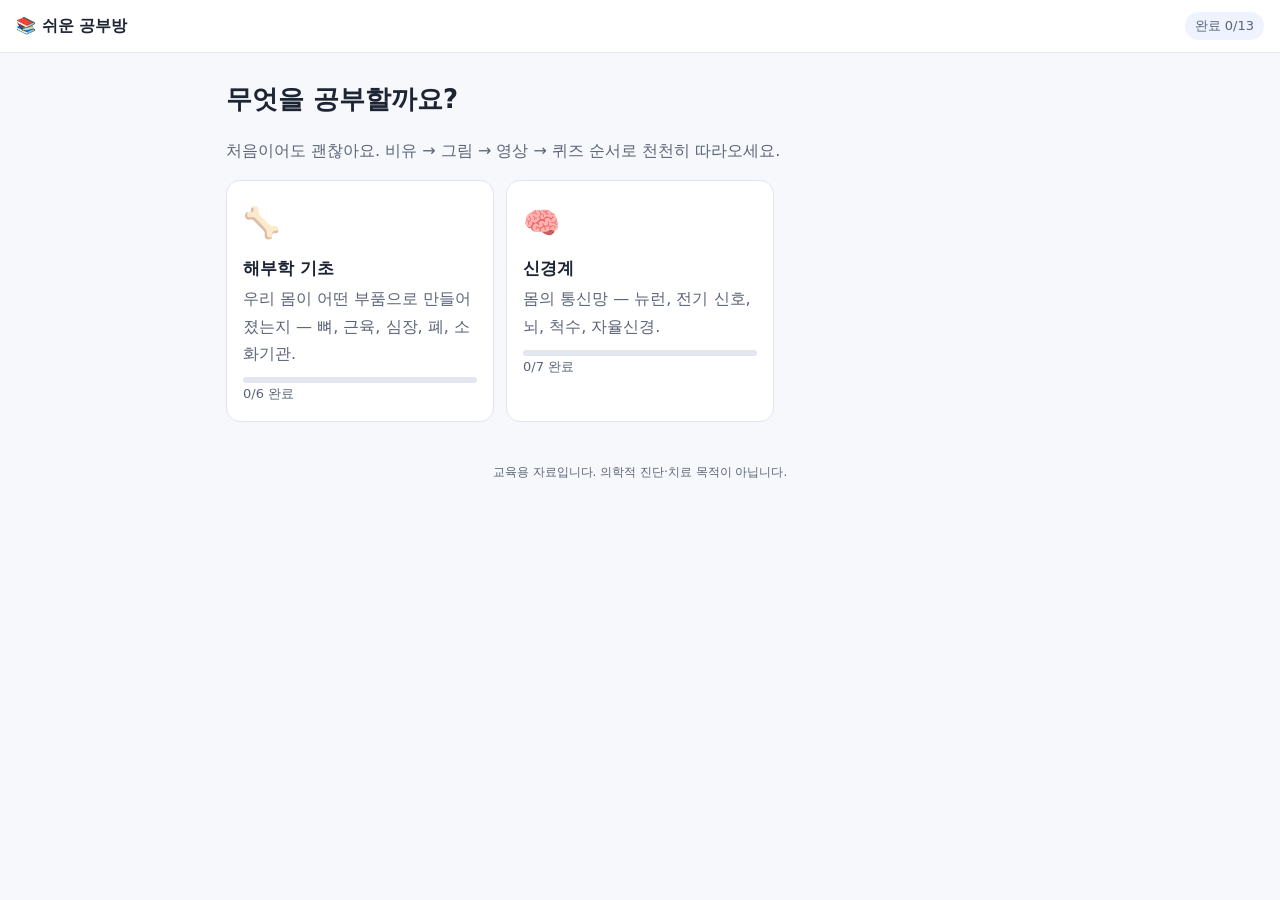
<file: study/index.html>
<!doctype html>
<html lang="ko">
<head>
<meta charset="utf-8">
<meta name="viewport" content="width=device-width, initial-scale=1">
<title>쉬운 공부방</title>
<link rel="stylesheet" href="style.css">
</head>
<body>
<header class="top">
  <a href="#/" class="logo">📚 쉬운 공부방</a>
  <span id="progress-total" class="pill"></span>
</header>
<main id="app"></main>
<footer class="foot">교육용 자료입니다. 의학적 진단·치료 목적이 아닙니다.</footer>

<!-- 과목 파일: 새 과목은 subjects/ 폴더에 만들고 아래에 한 줄 추가 -->
<script src="subjects/anatomy.js"></script>
<script src="subjects/neuro.js"></script>
<script src="app.js"></script>
</body>
</html>
</file>
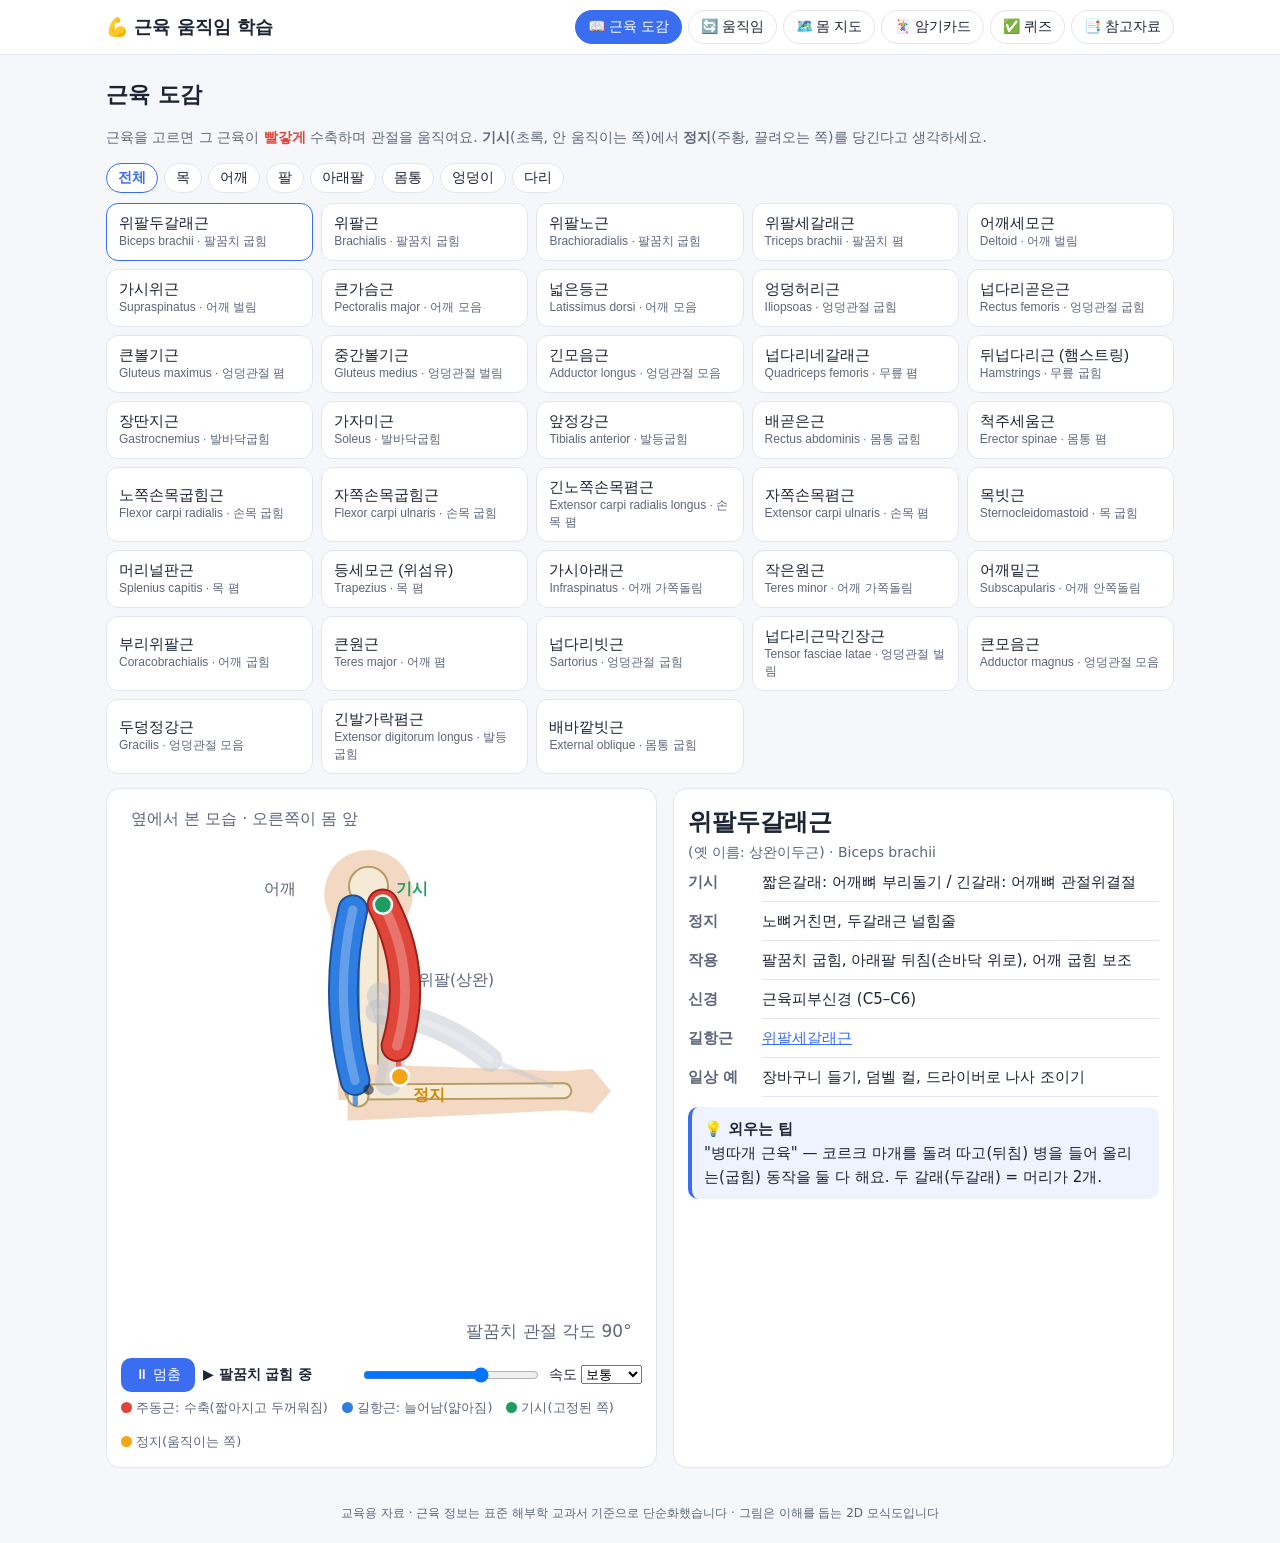
<file: muscle/근육학습.html>
<!doctype html>
<html lang="ko">
<head>
<meta charset="utf-8">
<meta name="viewport" content="width=device-width, initial-scale=1">
<title>근육 움직임 학습</title>
<style>
:root{--bg:#f6f7fb;--card:#fff;--ink:#1d2433;--sub:#5d667a;--line:#e2e5ee;--accent:#3b6df0;--ag:#e0453a;--agS:#9e2018;--an:#2f7de1;--anS:#1b4f96;--other:#b9bfcc;--skin:#f3d9c4;--bone:#f4ead6;--boneS:#b59a63;--ok:#1f9d61;--soft:#eef3ff}
@media (prefers-color-scheme:dark){:root{--bg:#11141b;--card:#1a1f28;--ink:#e8ebf2;--sub:#a1a9b9;--line:#2b3240;--accent:#7a9bff;--other:#4a5262;--skin:#3a3230;--bone:#d9ccb0;--boneS:#8f7a4e;--ok:#4cc38a;--soft:#222a3a}}
*{box-sizing:border-box}
body{margin:0;background:var(--bg);color:var(--ink);font:16px/1.6 system-ui,-apple-system,"Apple SD Gothic Neo","Noto Sans KR",sans-serif}
header{position:sticky;top:0;z-index:5;background:var(--card);border-bottom:1px solid var(--line)}
.hrow{max-width:1100px;margin:0 auto;padding:10px 16px;display:flex;gap:12px;align-items:center;flex-wrap:wrap}
.logo{font-weight:800;font-size:18px;margin-right:auto}
.tabs{display:flex;gap:6px;flex-wrap:wrap}
.tab{border:1px solid var(--line);background:var(--card);color:var(--ink);padding:7px 12px;border-radius:99px;cursor:pointer;font-size:14px}
.tab.on{background:var(--accent);color:#fff;border-color:var(--accent)}
main{max-width:1100px;margin:0 auto;padding:16px}
h2{margin:6px 0 4px;font-size:22px}h3{margin:14px 0 6px;font-size:16px}
.sub{color:var(--sub);font-size:14px}
.chips{display:flex;gap:6px;flex-wrap:wrap;margin:10px 0}
.chip{border:1px solid var(--line);background:var(--card);color:var(--ink);border-radius:99px;padding:5px 11px;font-size:14px;cursor:pointer}
.chip.on{border-color:var(--accent);color:var(--accent);font-weight:700}
.list{display:grid;grid-template-columns:repeat(auto-fill,minmax(190px,1fr));gap:8px}
.item{background:var(--card);border:1px solid var(--line);border-radius:12px;padding:10px 12px;cursor:pointer;text-align:left;color:var(--ink);font-size:15px}
.item:hover,.item.on{border-color:var(--accent)}
.item small{display:block;color:var(--sub);font-size:12px}
.layout{display:grid;grid-template-columns:minmax(0,1.1fr) minmax(0,1fr);gap:16px;margin-top:14px}
@media (max-width:820px){.layout{grid-template-columns:1fr}}
.card{background:var(--card);border:1px solid var(--line);border-radius:14px;padding:14px}
.stage svg{width:100%;height:auto;display:block;max-height:62vh}
.ctrl{display:flex;gap:8px;align-items:center;flex-wrap:wrap;margin-top:8px;font-size:14px}
.ctrl input[type=range]{flex:1;min-width:120px}
.btn{background:var(--accent);color:#fff;border:0;border-radius:10px;padding:8px 14px;font-size:14px;cursor:pointer}
.btn.ghost{background:transparent;color:var(--accent);border:1px solid var(--accent)}
.btn.red{background:var(--ag)}.btn.green{background:var(--ok)}.btn.gray{background:#8890a0}
.legend{display:flex;gap:14px;flex-wrap:wrap;font-size:13px;color:var(--sub);margin-top:6px}
.dot{display:inline-block;width:11px;height:11px;border-radius:50%;vertical-align:-1px;margin-right:4px}
.phase{font-weight:700;font-size:14px;min-width:150px}
table.info{width:100%;border-collapse:collapse;font-size:15px}
table.info th{text-align:left;width:74px;color:var(--sub);font-weight:600;vertical-align:top;padding:7px 8px 7px 0;white-space:nowrap}
table.info td{padding:7px 0;border-bottom:1px solid var(--line)}
.tip{background:var(--soft);border-left:4px solid var(--accent);border-radius:10px;padding:10px 12px;margin-top:10px;font-size:15px}
.name{font-size:24px;font-weight:800}
.en{color:var(--sub);font-size:14px}
.flash{min-height:260px;display:flex;flex-direction:column;justify-content:center;text-align:center}
.opt{display:block;width:100%;text-align:left;background:var(--card);color:var(--ink);border:1px solid var(--line);border-radius:10px;padding:10px 12px;margin:6px 0;font-size:15px;cursor:pointer}
.opt.right{border-color:var(--ok);background:color-mix(in srgb,var(--ok) 14%,var(--card))}
.opt.wrong{border-color:var(--ag);background:color-mix(in srgb,var(--ag) 14%,var(--card))}
.bar{height:8px;background:var(--line);border-radius:9px;overflow:hidden}.bar i{display:block;height:100%;background:var(--ok)}
a{color:var(--accent)}
.refs li{font-size:14px;margin-bottom:4px}
footer{text-align:center;color:var(--sub);font-size:12px;padding:20px}
svg text{font-family:inherit}
</style>
</head>
<body>
<header><div class="hrow">
  <div class="logo">💪 근육 움직임 학습</div>
  <nav class="tabs" id="tabs"></nav>
</div></header>
<main id="app"></main>
<footer>교육용 자료 · 근육 정보는 표준 해부학 교과서 기준으로 단순화했습니다 · 그림은 이해를 돕는 2D 모식도입니다</footer>

<script>
/* =========================================================
   1) 그림 도우미
   ========================================================= */
const bone = (x1, y1, x2, y2, w = 11) =>
  `<line x1="${x1}" y1="${y1}" x2="${x2}" y2="${y2}" stroke="var(--boneS)" stroke-width="${w + 3}" stroke-linecap="round"/>` +
  `<line x1="${x1}" y1="${y1}" x2="${x2}" y2="${y2}" stroke="var(--bone)" stroke-width="${w}" stroke-linecap="round"/>`;
const knob = (x, y, r) => `<circle cx="${x}" cy="${y}" r="${r}" fill="var(--bone)" stroke="var(--boneS)" stroke-width="1.5"/>`;
const poly = (pts, cls = 'skin') => `<polygon points="${pts.map(p => p.join(',')).join(' ')}" fill="var(--${cls})" ${cls === 'bone' ? 'stroke="var(--boneS)" stroke-width="1.5"' : ''}/>`;
const skinPath = d => `<path d="${d}" fill="var(--skin)"/>`;
const label = (x, y, t, s = 12) => `<text x="${x}" y="${y}" font-size="${s}" fill="var(--sub)">${t}</text>`;

/* =========================================================
   2) 장면(관절) — J: 관절 중심, distal: 움직이는 뼈(관절 기준 좌표, x=뼈 방향)
   ========================================================= */
const SCENES = {
  elbow: {
    name: '팔꿈치 관절', view: '옆에서 본 모습 · 오른쪽이 몸 앞', J: [190, 220], zero: 90,
    prox: `<circle cx="190" cy="70" r="34" fill="var(--skin)"/>${skinPath('M160 70 L220 70 L213 228 L167 228 Z')}
      ${bone(190, 66, 190, 214, 13)}${knob(190, 64, 15)}${label(228, 140, '위팔(상완)')}${label(110, 70, '어깨')}`,
    distal: `${poly([[-16, -20], [150, -15], [172, -17], [186, 0], [172, 17], [150, 15], [-16, 24]])}
      ${bone(-12, 2, 150, 0, 10)}${knob(-8, 5, 8)}`
  },
  shoulder: {
    name: '어깨 관절', view: '앞에서 본 모습 · 오른쪽이 몸 바깥쪽', J: [232, 112], zero: 90,
    prox: `<circle cx="130" cy="38" r="27" fill="var(--skin)"/>
      ${skinPath('M70 86 Q130 66 230 88 Q252 100 246 130 L222 165 L214 330 L86 330 L80 165 Q58 120 70 86 Z')}
      ${bone(130, 98, 130, 210, 9)}${bone(138, 92, 230, 95, 8)}
      <path d="M134 125 Q190 122 212 150 M134 150 Q188 150 208 178 M134 175 Q182 178 204 205" fill="none" stroke="var(--boneS)" stroke-width="3" opacity=".45"/>
      ${bone(96, 312, 204, 312, 7)}${label(150, 86, '빗장뼈')}${label(96, 250, '몸통')}`,
    distal: `${poly([[-18, -22], [150, -17], [182, -15], [182, 15], [150, 17], [-18, 24]])}${bone(0, 0, 150, 0, 12)}${knob(0, 0, 15)}`
  },
  hipSide: {
    name: '엉덩관절 (옆)', view: '옆에서 본 모습 · 오른쪽이 몸 앞', J: [150, 170], zero: 90,
    prox: `${skinPath('M90 0 L205 0 L198 150 Q190 205 150 210 Q100 207 92 165 Z')}
      <path d="M112 0 Q116 70 126 150" fill="none" stroke="var(--boneS)" stroke-width="13" stroke-linecap="round"/>
      <path d="M112 0 Q116 70 126 150" fill="none" stroke="var(--bone)" stroke-width="10" stroke-linecap="round"/>
      <path d="M106 118 Q140 98 174 120 L182 150 Q174 176 152 184 L138 202 L121 197 L125 177 Q110 160 106 118 Z" fill="var(--bone)" stroke="var(--boneS)" stroke-width="1.5"/>
      ${label(36, 120, '골반')}${label(36, 40, '허리뼈 →')}`,
    distal: `${poly([[-12, -30], [140, -21], [228, -17], [228, 17], [140, 21], [-12, 32]])}
      ${bone(0, 0, 140, 0, 13)}${knob(0, 0, 13)}${knob(140, 0, 11)}${bone(140, 0, 222, 0, 11)}`
  },
  hipFront: {
    name: '엉덩관절 (앞)', view: '앞에서 본 모습 · 오른쪽이 몸 바깥쪽', J: [222, 170], zero: 90,
    prox: `${skinPath('M58 0 L242 0 L264 120 L252 196 L48 196 L36 120 Z')}
      ${bone(150, 0, 150, 104, 10)}
      <path id="wing" d="M150 104 Q196 78 254 92 Q264 132 236 158 L214 176 L188 208 L156 206 Z" fill="var(--bone)" stroke="var(--boneS)" stroke-width="1.5"/>
      <g transform="translate(300,0) scale(-1,1)"><path d="M150 104 Q196 78 254 92 Q264 132 236 158 L214 176 L188 208 L156 206 Z" fill="var(--bone)" stroke="var(--boneS)" stroke-width="1.5"/>
      ${poly([[234, 170], [248, 300], [238, 400], [204, 400], [196, 300], [208, 170]])}${bone(222, 170, 222, 300, 13)}${knob(222, 300, 11)}${bone(222, 300, 222, 400, 11)}${knob(222, 170, 13)}</g>
      ${label(12, 60, '골반 (앞)')}`,
    distal: `${poly([[-12, -27], [130, -21], [232, -15], [232, 15], [130, 21], [-12, 27]])}
      ${bone(0, 0, 130, 0, 13)}${knob(0, 0, 13)}${knob(130, 0, 11)}${bone(130, 0, 228, 0, 11)}`
  },
  knee: {
    name: '무릎 관절', view: '옆에서 본 모습 · 오른쪽이 몸 앞', J: [190, 200], zero: 90,
    prox: `${skinPath('M150 0 L235 0 L218 205 L166 205 Z')}
      <path d="M160 0 L218 0 L206 30 L176 50 L160 32 Z" fill="var(--bone)" stroke="var(--boneS)" stroke-width="1.5"/>
      ${bone(190, 18, 190, 194, 13)}${knob(176, 42, 7)}${label(232, 100, '넙다리(허벅지)')}${label(60, 38, '궁둥뼈결절 →')}`,
    distal: `${poly([[-14, -24], [150, -15], [162, -15], [162, 15], [150, 16], [-14, 26]])}
      ${poly([[146, -16], [176, -16], [184, -64], [170, -68], [150, -24]])}${poly([[150, 4], [174, 10], [176, -16], [150, -10]])}
      ${bone(0, 0, 156, 0, 11)}${knob(-4, -17, 8)}`
  },
  ankle: {
    name: '발목 관절', view: '옆에서 본 모습 · 오른쪽이 몸 앞', J: [190, 290], zero: 0,
    prox: `${skinPath('M160 0 L220 0 L216 44 L164 44 Z')}${skinPath('M162 44 L216 44 Q222 120 206 200 L203 292 L177 292 L172 200 Q138 120 162 44 Z')}
      ${bone(190, 0, 190, 34, 13)}${knob(190, 40, 11)}${bone(181, 64, 184, 278, 5)}${bone(195, 52, 192, 284, 11)}
      ${label(228, 140, '종아리')}${label(228, 44, '무릎')}`,
    distal: `${poly([[-36, 6], [-30, -16], [12, -18], [104, 2], [106, 18], [-30, 24]])}
      ${poly([[-31, 12], [-24, -8], [12, -10], [98, 6], [98, 12], [-26, 17]], 'bone')}`
  },
  trunk: {
    name: '몸통 (척주)', view: '옆에서 본 모습 · 오른쪽이 몸 앞', J: [190, 262], zero: -90,
    prox: `${skinPath('M150 236 L236 236 L236 300 L222 420 L168 420 L152 300 Z')}
      <path d="M160 240 Q190 226 224 242 L230 268 Q210 290 192 292 L170 302 Q158 276 160 240 Z" fill="var(--bone)" stroke="var(--boneS)" stroke-width="1.5"/>
      ${bone(200, 290, 198, 420, 13)}${label(248, 280, '골반')}`,
    distal: `${poly([[-10, -32], [100, -34], [168, -28], [176, -14], [176, 24], [150, 32], [90, 36], [-10, 32]])}
      ${poly([[168, -9], [196, -9], [196, 9], [168, 9]])}<circle cx="220" cy="2" r="26" fill="var(--skin)"/>
      <path d="M0 -14 Q60 -20 120 -12 T182 -14" fill="none" stroke="var(--boneS)" stroke-width="12" stroke-linecap="round"/>
      <path d="M0 -14 Q60 -20 120 -12 T182 -14" fill="none" stroke="var(--bone)" stroke-width="9" stroke-linecap="round"/>
      <ellipse cx="122" cy="6" rx="46" ry="22" fill="none" stroke="var(--boneS)" stroke-width="3" opacity=".55"/>`
  },
  wrist: {
    name: '손목 관절', view: '옆에서 본 모습 · 오른쪽이 손바닥 쪽(앞)', J: [190, 200], zero: 90,
    prox: `${skinPath('M166 0 L216 0 L213 120 Q215 178 205 216 L176 216 Q165 178 167 120 Z')}
      ${bone(183, 4, 183, 190, 9)}${bone(198, 4, 198, 196, 6)}${knob(190, 204, 11)}${label(224, 90, '아래팔')}${label(224, 70, '(앞 = 굽힘근)', 11)}${label(60, 70, '(뒤 = 폄근)', 11)}`,
    distal: `${poly([[-12, -17], [60, -20], [112, -9], [116, 9], [60, 19], [-12, 17]])}
      ${bone(8, 0, 104, 0, 8)}${knob(0, 0, 10)}<path d="M104 -6 L122 -5 M106 0 L124 0 M104 6 L122 5" stroke="var(--boneS)" stroke-width="3" stroke-linecap="round"/>`
  },
  neck: {
    name: '목 (머리 움직임)', view: '옆에서 본 모습 · 오른쪽이 얼굴 방향', J: [200, 250], zero: -90,
    prox: `${skinPath('M60 280 Q120 244 200 254 Q280 244 340 280 L360 430 L40 430 Z')}
      ${bone(206, 268, 300, 276, 8)}${bone(196, 256, 190, 330, 9)}${label(60, 300, '어깨·등 윗부분')}${label(246, 300, '빗장뼈')}`,
    distal: `${poly([[-6, -22], [98, -22], [102, 24], [-6, 24]])}
      <ellipse cx="136" cy="0" rx="52" ry="44" fill="var(--skin)"/>
      <polygon points="128,40 138,60 112,58" fill="var(--skin)"/>
      <circle cx="148" cy="24" r="3.5" fill="var(--ink)"/>
      ${bone(0, -6, 112, -8, 9)}<ellipse cx="124" cy="-12" rx="28" ry="20" fill="none" stroke="var(--boneS)" stroke-width="3" opacity=".5"/>`
  },
  shRot: {
    name: '어깨 돌림 (위에서 본 모습)', view: '위에서 내려다본 오른쪽 어깨 · 위쪽이 몸 앞', J: [190, 190], zero: -90,
    prox: `<ellipse cx="100" cy="212" rx="94" ry="70" fill="var(--skin)"/>
      <path d="M96 268 Q166 270 196 218" fill="none" stroke="var(--boneS)" stroke-width="13" stroke-linecap="round"/>
      <path d="M96 268 Q166 270 196 218" fill="none" stroke="var(--bone)" stroke-width="10" stroke-linecap="round"/>
      <path d="M58 150 Q120 148 188 178" fill="none" stroke="var(--boneS)" stroke-width="8" stroke-linecap="round" opacity=".7"/>
      ${label(30, 205, '몸통(위에서)')}${label(60, 292, '어깨뼈(등 쪽) ↑')}${label(250, 330, '팔꿈치를 옆구리에 붙이고 90° 굽힌 자세', 11)}`,
    distal: `${poly([[0, -15], [135, -11], [162, -9], [162, 9], [135, 11], [0, 15]])}
      ${bone(0, 0, 138, 0, 11)}<circle cx="0" cy="0" r="17" fill="var(--bone)" stroke="var(--boneS)" stroke-width="2"/>
      <text x="150" y="4" font-size="11" fill="var(--sub)" text-anchor="middle">손</text>`
  },
  shoulderSide: {
    name: '어깨 관절 (옆)', view: '옆에서 본 모습 · 오른쪽이 몸 앞', J: [200, 100], zero: 90,
    prox: `<circle cx="205" cy="34" r="26" fill="var(--skin)"/>
      ${skinPath('M150 62 Q200 44 248 62 L256 340 L146 340 Z')}
      <path d="M160 74 L174 176 L188 160 L182 82 Z" fill="var(--bone)" stroke="var(--boneS)" stroke-width="1.5"/>
      ${knob(214, 88, 7)}${bone(214, 88, 236, 84, 6)}${bone(200, 70, 200, 340, 7)}${label(88, 130, '어깨뼈(뒤)')}${label(222, 74, '부리돌기', 11)}${label(70, 300, '몸통')}`,
    distal: `${poly([[-16, -20], [165, -15], [176, -12], [176, 12], [165, 15], [-16, 22]])}${bone(0, 0, 160, 0, 12)}${knob(0, 0, 15)}`
  }
};

/* =========================================================
   3) 움직임 — 주동근(ag: 짧아짐), 길항근(an: 늘어남)
   ========================================================= */
const MOVES = [
  { id: 'elbow-flex', scene: 'elbow', a0: 90, a1: -40, name: '팔꿈치 굽힘', term: '굽힘(굴곡, Flexion)', def: '두 뼈 사이 각도가 작아지는 움직임. 손을 어깨 쪽으로 가져오기.', ag: ['biceps', 'brachialis', 'brachioradialis'], an: ['triceps'] },
  { id: 'elbow-ext', scene: 'elbow', a0: -40, a1: 90, name: '팔꿈치 폄', term: '폄(신전, Extension)', def: '굽힌 관절을 다시 쭉 펴는 움직임. 굽힘의 반대.', ag: ['triceps'], an: ['biceps', 'brachialis', 'brachioradialis'] },
  { id: 'sh-abd', scene: 'shoulder', a0: 90, a1: -30, name: '어깨 벌림', term: '벌림(외전, Abduction)', def: '몸 가운데 선에서 멀어지게 옆으로 드는 움직임.', ag: ['deltoid', 'supraspinatus'], an: ['pecmajor', 'lat'] },
  { id: 'sh-add', scene: 'shoulder', a0: -30, a1: 90, name: '어깨 모음', term: '모음(내전, Adduction)', def: '벌린 팔다리를 몸 가운데 쪽으로 다시 모으는 움직임.', ag: ['pecmajor', 'lat'], an: ['deltoid', 'supraspinatus'] },
  { id: 'hip-flex', scene: 'hipSide', a0: 90, a1: -10, name: '엉덩관절 굽힘', term: '굽힘(굴곡)', def: '허벅지를 앞으로 들어 올리기 (무릎을 가슴 쪽으로).', ag: ['iliopsoas', 'rectusfem'], an: ['gmax'] },
  { id: 'hip-ext', scene: 'hipSide', a0: -10, a1: 110, name: '엉덩관절 폄', term: '폄(신전)', def: '든 허벅지를 내리고 뒤로 보내기 (계단 오르기, 일어서기).', ag: ['gmax'], an: ['iliopsoas', 'rectusfem'] },
  { id: 'hip-abd', scene: 'hipFront', a0: 90, a1: 50, name: '엉덩관절 벌림', term: '벌림(외전)', def: '다리를 옆으로 벌리기.', ag: ['gmed'], an: ['addlong'] },
  { id: 'hip-add', scene: 'hipFront', a0: 50, a1: 100, name: '엉덩관절 모음', term: '모음(내전)', def: '벌린 다리를 가운데로 모으기.', ag: ['addlong'], an: ['gmed'] },
  { id: 'knee-ext', scene: 'knee', a0: 200, a1: 90, name: '무릎 폄', term: '폄(신전)', def: '굽힌 무릎을 쭉 펴기 (공 차기).', ag: ['quad'], an: ['hams'] },
  { id: 'knee-flex', scene: 'knee', a0: 90, a1: 200, name: '무릎 굽힘', term: '굽힘(굴곡)', def: '발꿈치를 엉덩이 쪽으로 당기기.', ag: ['hams'], an: ['quad'] },
  { id: 'dorsi', scene: 'ankle', a0: 30, a1: -20, name: '발등굽힘', term: '발등굽힘(배측굴곡, Dorsiflexion)', def: '발끝을 정강이 쪽으로 들어 올리기.', ag: ['tibant'], an: ['gastroc', 'soleus'] },
  { id: 'plantar', scene: 'ankle', a0: -20, a1: 40, name: '발바닥굽힘', term: '발바닥굽힘(족저굴곡, Plantarflexion)', def: '발끝을 아래로 내리기 (까치발).', ag: ['gastroc', 'soleus'], an: ['tibant'] },
  { id: 'trunk-flex', scene: 'trunk', a0: -90, a1: -30, name: '몸통 굽힘', term: '굽힘(굴곡)', def: '상체를 앞으로 숙이기 (윗몸일으키기).', ag: ['rectab'], an: ['erector'] },
  { id: 'trunk-ext', scene: 'trunk', a0: -30, a1: -100, name: '몸통 폄', term: '폄(신전)', def: '숙인 상체를 세우고 뒤로 젖히기.', ag: ['erector'], an: ['rectab'] }
];

/* =========================================================
   4) 근육 — o 기시 / i 정지 / act 작용 / n 신경  (geo: 그림 좌표)
   pts: {a:[x,y]} 고정점, {d:[뼈방향거리, 옆거리]} 움직이는 뼈 위의 점
   ========================================================= */
const MUSCLES = [
  { id: 'biceps', region: '팔', move: 'elbow-flex', ko: '위팔두갈래근', old: '상완이두근', en: 'Biceps brachii',
    o: '짧은갈래: 어깨뼈 부리돌기 / 긴갈래: 어깨뼈 관절위결절', i: '노뼈거친면, 두갈래근 널힘줄', act: '팔꿈치 굽힘, 아래팔 뒤침(손바닥 위로), 어깨 굽힘 보조', n: '근육피부신경 (C5–C6)',
    qi: '노뼈거친면', qa: '팔꿈치 굽힘 + 아래팔 뒤침', qn: '근육피부신경',
    tip: '"병따개 근육" — 코르크 마개를 돌려 따고(뒤침) 병을 들어 올리는(굽힘) 동작을 둘 다 해요. 두 갈래(두갈래) = 머리가 2개.',
    daily: '장바구니 들기, 덤벨 컬, 드라이버로 나사 조이기',
    geo: { pts: [{ a: [201, 78] }, { d: [24, -10] }], bulge: -20, w: 17, tendon: 0.18 } },
  { id: 'brachialis', region: '팔', move: 'elbow-flex', ko: '위팔근', old: '상완근', en: 'Brachialis',
    o: '위팔뼈 앞면 아래쪽 절반', i: '자뼈 갈고리돌기, 자뼈거친면', act: '팔꿈치 굽힘 (손 방향과 상관없이 항상 일하는 "진짜 일꾼")', n: '근육피부신경 (C5–C6), 일부 노신경',
    qi: '자뼈 갈고리돌기·자뼈거친면', qa: '팔꿈치 굽힘 (주 굴곡근)', qn: '근육피부신경',
    tip: '두갈래근 바로 밑에 숨은 일꾼. 자뼈(ulna)에 붙어서 아래팔을 돌려도 힘이 그대로예요.',
    daily: '손바닥을 아래로 한 채 물건 들어 올리기',
    geo: { pts: [{ a: [199, 148] }, { d: [15, -6] }], bulge: -11, w: 13 } },
  { id: 'brachioradialis', region: '팔', move: 'elbow-flex', ko: '위팔노근', old: '완요골근', en: 'Brachioradialis',
    o: '위팔뼈 가쪽관절융기위능선', i: '노뼈 붓돌기 바닥', act: '팔꿈치 굽힘 (엄지가 위를 향한 중립 자세에서 가장 강함)', n: '노신경 (C5–C6)',
    qi: '노뼈 붓돌기', qa: '팔꿈치 굽힘 (중립 자세)', qn: '노신경',
    tip: '"맥주잔 근육" — 엄지를 위로 하고 잔을 들 때 볼록. 굽힘근인데 노신경(폄근 신경)을 받는 예외!',
    daily: '망치질, 맥주잔·머그컵 들기',
    geo: { pts: [{ a: [197, 160] }, { d: [140, -4] }], bulge: -12, w: 11, tendon: 0.35 } },
  { id: 'triceps', region: '팔', move: 'elbow-ext', ko: '위팔세갈래근', old: '상완삼두근', en: 'Triceps brachii',
    o: '긴갈래: 어깨뼈 관절아래결절 / 가쪽·안쪽갈래: 위팔뼈 뒤면', i: '자뼈 팔꿈치머리', act: '팔꿈치 폄, (긴갈래) 어깨 폄·모음 보조', n: '노신경 (C6–C8)',
    qi: '자뼈 팔꿈치머리', qa: '팔꿈치 폄', qn: '노신경',
    tip: '세 갈래 = 머리 3개. 팔 뒤쪽 유일한 큰 근육. "폄근은 노신경" 공식의 대표.',
    daily: '팔굽혀펴기에서 밀어 올리기, 문 밀기',
    geo: { pts: [{ a: [178, 82] }, { d: [-10, 11] }], bulge: 16, w: 20, tendon: 0.12 } },
  { id: 'deltoid', region: '어깨', move: 'sh-abd', ko: '어깨세모근', old: '삼각근', en: 'Deltoid',
    o: '빗장뼈 가쪽 1/3, 어깨뼈봉우리, 어깨뼈가시', i: '위팔뼈 세모근거친면', act: '중간섬유: 벌림(15° 이후) / 앞섬유: 굽힘·안쪽돌림 / 뒤섬유: 폄·가쪽돌림', n: '겨드랑신경 (C5–C6)',
    qi: '위팔뼈 세모근거친면', qa: '어깨 벌림', qn: '겨드랑신경',
    tip: '어깨 "뽕"을 만드는 세모(△) 모양 근육. 앞·중간·뒤 3부분이 각각 다른 방향으로 팔을 들어요.',
    daily: '옆으로 팔 들기, 머리 위로 짐 올리기',
    geo: { pts: [{ a: [238, 92] }, { d: [70, -11] }], bulge: -17, w: 22 } },
  { id: 'supraspinatus', region: '어깨', move: 'sh-abd', ko: '가시위근', old: '극상근', en: 'Supraspinatus',
    o: '어깨뼈 가시위오목', i: '위팔뼈 큰결절 윗면', act: '어깨 벌림 시작(처음 약 15°), 위팔뼈머리를 관절에 안정', n: '어깨위신경 (C5–C6)',
    qi: '위팔뼈 큰결절', qa: '어깨 벌림 시작(0~15°)', qn: '어깨위신경',
    tip: '벌림의 "시동 버튼". 돌림근띠(회전근개) 4개 중 하나이며, 가장 잘 다치는 근육이에요.',
    daily: '팔을 옆으로 막 들기 시작할 때',
    geo: { pts: [{ a: [172, 100] }, { d: [-2, -14] }], bulge: -5, w: 10 } },
  { id: 'pecmajor', region: '어깨', move: 'sh-add', ko: '큰가슴근', old: '대흉근', en: 'Pectoralis major',
    o: '빗장뼈 안쪽 1/2, 복장뼈, 1–6 갈비연골', i: '위팔뼈 결절사이고랑 가쪽입술', act: '어깨 모음, 안쪽돌림, (빗장부분) 굽힘', n: '안쪽·가쪽가슴신경 (C5–T1)',
    qi: '결절사이고랑 가쪽입술', qa: '어깨 모음·안쪽돌림', qn: '안쪽·가쪽가슴신경',
    tip: '"포옹 근육" — 팔을 앞으로 모아 껴안는 동작. 가슴 근육 = 벤치프레스.',
    daily: '누군가 안아주기, 벤치프레스, 문 당겨 닫기',
    geo: { pts: [{ a: [148, 128] }, { d: [38, 7] }], bulge: 12, w: 22 } },
  { id: 'lat', region: '어깨', move: 'sh-add', ko: '넓은등근', old: '광배근', en: 'Latissimus dorsi',
    o: 'T7–L5 가시돌기, 등허리근막, 엉덩뼈능선, 아래 3–4 갈비뼈', i: '위팔뼈 결절사이고랑 바닥', act: '어깨 폄, 모음, 안쪽돌림', n: '가슴등신경 (C6–C8)',
    qi: '결절사이고랑 바닥', qa: '어깨 폄·모음·안쪽돌림', qn: '가슴등신경',
    tip: '"턱걸이 근육" — 등 전체를 덮는 가장 넓은 근육. 수영 자유형에서 물을 뒤로 밀어요.',
    daily: '턱걸이, 노 젓기, 수영',
    geo: { pts: [{ a: [192, 292] }, { d: [36, 5] }], bulge: 18, w: 20 } },
  { id: 'iliopsoas', region: '엉덩이', move: 'hip-flex', ko: '엉덩허리근', old: '장요근', en: 'Iliopsoas',
    o: '큰허리근: T12–L5 척추뼈 / 엉덩근: 엉덩뼈오목', i: '넙다리뼈 작은돌기', act: '엉덩관절 굽힘 (가장 강력한 굽힘근)', n: '허리신경얼기(L1–L3), 넙다리신경',
    qi: '넙다리뼈 작은돌기', qa: '엉덩관절 굽힘', qn: '넙다리신경·허리신경얼기',
    tip: '허리뼈에서 출발해 골반 앞을 지나 허벅지 안쪽에 붙어요. 앉아 있는 시간이 길면 짧아지는 근육.',
    daily: '무릎을 가슴 쪽으로 올리기, 계단에 발 올리기',
    geo: { pts: [{ a: [128, 104] }, { a: [172, 162] }, { d: [24, 6] }], bulge: 6, w: 17 } },
  { id: 'rectusfem', region: '다리', move: 'hip-flex', ko: '넙다리곧은근', old: '대퇴직근', en: 'Rectus femoris',
    o: '아래앞엉덩뼈가시(AIIS)', i: '무릎뼈 → 무릎인대 → 정강뼈거친면', act: '엉덩관절 굽힘 + 무릎 폄 (두 관절을 넘는 근육)', n: '넙다리신경 (L2–L4)',
    qi: '정강뼈거친면(무릎인대 경유)', qa: '엉덩관절 굽힘 + 무릎 폄', qn: '넙다리신경',
    tip: '넙다리네갈래근 4형제 중 유일하게 엉덩관절도 넘는 "킥 근육". 공 차기 = 허벅지 들고 + 무릎 펴기.',
    daily: '축구공 차기',
    geo: { pts: [{ a: [172, 150] }, { d: [138, -12] }], bulge: -14, w: 15, tendon: 0.15 } },
  { id: 'gmax', region: '엉덩이', move: 'hip-ext', ko: '큰볼기근', old: '대둔근', en: 'Gluteus maximus',
    o: '엉덩뼈 뒤면, 엉치뼈·꼬리뼈 뒤면', i: '넙다리뼈 볼기근거친면, 엉덩정강띠', act: '엉덩관절 폄, 가쪽돌림', n: '아래볼기신경 (L5–S2)',
    qi: '볼기근거친면·엉덩정강띠', qa: '엉덩관절 폄', qn: '아래볼기신경',
    tip: '몸에서 가장 큰 근육(엉덩이 살). 걸을 땐 별로 안 쓰고, 계단·달리기·일어서기처럼 힘들 때 일해요.',
    daily: '의자에서 일어나기, 계단 오르기, 스쿼트',
    geo: { pts: [{ a: [114, 160] }, { d: [46, 12] }], bulge: 18, w: 26 } },
  { id: 'gmed', region: '엉덩이', move: 'hip-abd', ko: '중간볼기근', old: '중둔근', en: 'Gluteus medius',
    o: '엉덩뼈 바깥면', i: '넙다리뼈 큰돌기 가쪽면', act: '엉덩관절 벌림, 걸을 때 골반을 수평으로 유지', n: '위볼기신경 (L4–S1)',
    qi: '넙다리뼈 큰돌기', qa: '엉덩관절 벌림', qn: '위볼기신경',
    tip: '한 발로 설 때 골반이 안 떨어지게 잡아줘요. 약하면 반대쪽 골반이 처지는 "트렌델렌버그 걸음".',
    daily: '한 발 서기, 옆으로 다리 들기, 걷기',
    geo: { pts: [{ a: [246, 98] }, { d: [12, -15] }], bulge: -12, w: 22 } },
  { id: 'addlong', region: '엉덩이', move: 'hip-add', ko: '긴모음근', old: '장내전근', en: 'Adductor longus',
    o: '두덩뼈 몸통 (두덩결절 아래)', i: '넙다리뼈 거친선 중간 1/3', act: '엉덩관절 모음', n: '폐쇄신경 (L2–L4)',
    qi: '넙다리뼈 거친선', qa: '엉덩관절 모음', qn: '폐쇄신경',
    tip: '허벅지 안쪽 "말 타기 근육". 모음근 무리는 거의 다 폐쇄신경 → "모음은 폐쇄".',
    daily: '말 타기, 다리 꼬기, 축구 인사이드킥',
    geo: { pts: [{ a: [174, 200] }, { d: [72, 9] }], bulge: 8, w: 16 } },
  { id: 'quad', region: '다리', move: 'knee-ext', ko: '넙다리네갈래근', old: '대퇴사두근', en: 'Quadriceps femoris',
    o: '넙다리곧은근: AIIS / 가쪽·안쪽·중간넓은근: 넙다리뼈 몸통', i: '무릎뼈 → 무릎인대 → 정강뼈거친면', act: '무릎 폄', n: '넙다리신경 (L2–L4)',
    qi: '정강뼈거친면(무릎인대 경유)', qa: '무릎 폄', qn: '넙다리신경',
    tip: '네 갈래 = 4형제(곧은근 + 넓은근 3개)가 무릎뼈 하나로 모여요. 무릎뼈는 지렛대 역할.',
    daily: '계단 오르기, 의자에서 일어나기, 공 차기',
    geo: { pts: [{ a: [202, 70] }, { d: [-4, -17] }, { d: [18, -9] }], bulge: -18, w: 26 } },
  { id: 'hams', region: '다리', move: 'knee-flex', ko: '뒤넙다리근 (햄스트링)', old: '슬괵근', en: 'Hamstrings',
    o: '궁둥뼈결절 (두갈래근 짧은갈래는 넙다리뼈 거친선)', i: '넙다리두갈래근: 종아리뼈머리 / 반힘줄·반막근: 정강뼈 안쪽', act: '무릎 굽힘, 엉덩관절 폄', n: '궁둥신경 (L5–S2)',
    qi: '종아리뼈머리·정강뼈 안쪽', qa: '무릎 굽힘 + 엉덩관절 폄', qn: '궁둥신경',
    tip: '앉을 때 닿는 뼈(궁둥뼈결절)에서 시작하는 3형제: 반힘줄근·반막근·넙다리두갈래근. 달리기 선수가 자주 다쳐요.',
    daily: '발꿈치를 엉덩이 쪽으로 당기기, 전력 질주',
    geo: { pts: [{ a: [176, 46] }, { d: [22, 11] }], bulge: 17, w: 20, tendon: 0.2 } },
  { id: 'gastroc', region: '다리', move: 'plantar', ko: '장딴지근', old: '비복근', en: 'Gastrocnemius',
    o: '넙다리뼈 안쪽·가쪽 관절융기 뒤', i: '발꿈치힘줄(아킬레스힘줄) → 발꿈치뼈', act: '발바닥굽힘(까치발), 무릎 굽힘 보조', n: '정강신경 (S1–S2)',
    qi: '발꿈치뼈(아킬레스힘줄)', qa: '발바닥굽힘 + 무릎 굽힘 보조', qn: '정강신경',
    tip: '종아리 "알통". 무릎과 발목 두 관절을 넘어서, 무릎을 편 채 까치발할 때 가장 세게 일해요.',
    daily: '까치발, 점프, 달리기 박차기',
    geo: { pts: [{ a: [178, 28] }, { d: [-29, 8] }], bulge: 24, w: 26, tendon: 0.42 } },
  { id: 'soleus', region: '다리', move: 'plantar', ko: '가자미근', old: '넙치근', en: 'Soleus',
    o: '종아리뼈 머리·몸통 뒤, 정강뼈 가자미근선', i: '발꿈치힘줄(아킬레스힘줄) → 발꿈치뼈', act: '발바닥굽힘, 서 있을 때 몸이 앞으로 넘어지지 않게 유지', n: '정강신경 (S1–S2)',
    qi: '발꿈치뼈(아킬레스힘줄)', qa: '발바닥굽힘(자세 유지)', qn: '정강신경',
    tip: '가자미처럼 납작해서 가자미근. 장딴지근 밑에 있고 무릎을 굽혀도 일해요. 다리 피를 짜 올려 "제2의 심장".',
    daily: '오래 서 있기, 앉아서 발꿈치 들기',
    geo: { pts: [{ a: [176, 84] }, { d: [-29, 8] }], bulge: 13, w: 18, tendon: 0.45 } },
  { id: 'tibant', region: '다리', move: 'dorsi', ko: '앞정강근', old: '전경골근', en: 'Tibialis anterior',
    o: '정강뼈 가쪽면 위쪽, 뼈사이막', i: '안쪽쐐기뼈, 첫째 발허리뼈 바닥', act: '발등굽힘, 발 안쪽번짐', n: '깊은종아리신경 (L4–L5)',
    qi: '안쪽쐐기뼈·첫째 발허리뼈', qa: '발등굽힘 + 안쪽번짐', qn: '깊은종아리신경',
    tip: '정강이 앞 근육. 걸을 때 발끝을 들어 걸려 넘어지지 않게 해요. 마비되면 발끝이 처지는 "발처짐(foot drop)".',
    daily: '발끝 들기, 걸을 때 발 내딛기',
    geo: { pts: [{ a: [204, 72] }, { d: [32, -7] }], bulge: -8, w: 13, tendon: 0.45 } },
  { id: 'rectab', region: '몸통', move: 'trunk-flex', ko: '배곧은근', old: '복직근', en: 'Rectus abdominis',
    o: '두덩뼈결합, 두덩능선', i: '칼돌기, 5–7 갈비연골', act: '몸통 굽힘, 배 속 압력 높이기', n: '갈비사이신경 (T7–T11), 갈비밑신경 (T12)',
    qi: '칼돌기·5~7 갈비연골', qa: '몸통 굽힘', qn: '갈비사이신경(T7–T12)',
    tip: '"식스팩". 가로 힘줄(나눔힘줄)이 칸을 나눠서 덩어리처럼 보여요. 아래(두덩뼈)에서 위(갈비)로 곧게.',
    daily: '윗몸일으키기, 누운 상태에서 일어나기, 기침',
    geo: { pts: [{ a: [216, 260] }, { d: [130, 17] }], bulge: 8, w: 16 } },
  { id: 'erector', region: '몸통', move: 'trunk-ext', ko: '척주세움근', old: '척추기립근', en: 'Erector spinae',
    o: '엉치뼈, 엉덩뼈능선, 허리뼈 가시돌기 (공통 힘줄)', i: '갈비뼈, 척추뼈 가로·가시돌기, 꼭지돌기', act: '척주 폄, 옆굽힘, 바른 자세 유지', n: '척수신경 뒤가지',
    qi: '갈비뼈·척추뼈·꼭지돌기', qa: '몸통(척주) 폄', qn: '척수신경 뒤가지',
    tip: '척추 양옆의 기둥 3줄. 바깥→안쪽 순서 "I Like Standing" = 엉덩갈비근(Iliocostalis)·가장긴근(Longissimus)·가시근(Spinalis).',
    daily: '숙였다 일어나기, 허리 펴고 앉기, 데드리프트',
    geo: { pts: [{ a: [166, 262] }, { d: [152, -19] }], bulge: -6, w: 16 } }
];
/* ---------- 확장판 데이터 (조사 후 추가) ---------- */
MOVES.push(
  { id: 'wrist-flex', scene: 'wrist', a0: 90, a1: 25, name: '손목 굽힘', term: '굽힘(굴곡)', def: '손바닥 쪽으로 손목 꺾기 (스냅, 공 던질 때 마지막 손목 동작).', ag: ['fcr', 'fcu'], an: ['ecrl', 'ecu'] },
  { id: 'wrist-ext', scene: 'wrist', a0: 30, a1: 150, name: '손목 폄', term: '폄(신전)', def: '손등 쪽으로 손목 젖히기 (손바닥으로 문 밀기, 팔굽혀펴기 자세).', ag: ['ecrl', 'ecu'], an: ['fcr', 'fcu'] },
  { id: 'neck-flex', scene: 'neck', a0: -90, a1: -42, name: '목 굽힘', term: '굽힘(굴곡)', def: '고개를 숙여 턱을 가슴 쪽으로 당기기.', ag: ['scm'], an: ['splenius', 'trapezius'] },
  { id: 'neck-ext', scene: 'neck', a0: -48, a1: -132, name: '목 폄', term: '폄(신전)', def: '고개를 뒤로 젖혀 천장 보기.', ag: ['splenius', 'trapezius'], an: ['scm'] },
  { id: 'sh-rot-ext', scene: 'shRot', a0: -90, a1: -5, name: '어깨 가쪽돌림', term: '가쪽돌림(외회전, External rotation)', def: '팔꿈치를 옆구리에 붙인 채 손을 몸 바깥쪽으로 돌리기. 위에서 내려다본 그림이에요.', ag: ['infraspinatus', 'teresminor'], an: ['subscap'] },
  { id: 'sh-rot-int', scene: 'shRot', a0: -5, a1: -170, name: '어깨 안쪽돌림', term: '안쪽돌림(내회전, Internal rotation)', def: '손을 배 쪽(몸 안쪽)으로 돌리기 (허리 뒤로 손 보내기, 밥 먹기).', ag: ['subscap'], an: ['infraspinatus', 'teresminor'] },
  { id: 'sh-flex', scene: 'shoulderSide', a0: 90, a1: -10, name: '어깨 굽힘', term: '굽힘(굴곡)', def: '팔을 앞으로 들어 올리기. (앞세모근·큰가슴근 윗부분도 함께 도와요)', ag: ['coracobr'], an: ['teresmajor'] },
  { id: 'sh-ext', scene: 'shoulderSide', a0: 10, a1: 140, name: '어깨 폄', term: '폄(신전)', def: '앞으로 든 팔을 내려 뒤로 보내기 (노 젓기, 수영 당기기).', ag: ['teresmajor'], an: ['coracobr'] }
);
const addTo = (id, k, ...v) => MOVES.find(m => m.id === id)[k].push(...v);
addTo('hip-flex', 'ag', 'sartorius'); addTo('hip-ext', 'an', 'sartorius');
addTo('hip-abd', 'ag', 'tfl'); addTo('hip-add', 'an', 'tfl');
addTo('hip-add', 'ag', 'addmag', 'gracilis'); addTo('hip-abd', 'an', 'addmag', 'gracilis');
addTo('dorsi', 'ag', 'edl'); addTo('plantar', 'an', 'edl');
addTo('trunk-flex', 'ag', 'extoblique'); addTo('trunk-ext', 'an', 'extoblique');

MUSCLES.push(
  { id: 'fcr', region: '아래팔', move: 'wrist-flex', ko: '노쪽손목굽힘근', old: '요측수근굴근', en: 'Flexor carpi radialis',
    o: '위팔뼈 안쪽위관절융기 (굽힘근 공통힘줄)', i: '2·3번째 손허리뼈 바닥', act: '손목 굽힘 + 노쪽 치우침(엄지 쪽으로 꺾기)', n: '정중신경 (C6–C7)',
    qi: '2·3번째 손허리뼈 바닥', qa: '손목 굽힘 + 노쪽 치우침', qn: '정중신경',
    tip: '굽힘근은 팔꿈치 안쪽(안쪽위관절융기)에서 시작해요. 그래서 안쪽이 아픈 "골퍼 팔꿈치". 손목 안쪽에서 맥박 잴 때 만져지는 힘줄이 이 근육!',
    daily: '손목 스냅으로 공 던지기, 망치질 내리치기',
    geo: { pts: [{ a: [205, 38] }, { d: [32, -13] }], bulge: -9, w: 11, tendon: 0.4 } },
  { id: 'fcu', region: '아래팔', move: 'wrist-flex', ko: '자쪽손목굽힘근', old: '척측수근굴근', en: 'Flexor carpi ulnaris',
    o: '위팔뼈 안쪽위관절융기, 자뼈 팔꿈치머리·뒤모서리', i: '콩알뼈(두상골) → 갈고리뼈, 5번째 손허리뼈', act: '손목 굽힘 + 자쪽 치우침(새끼손가락 쪽으로 꺾기)', n: '자신경 (C7–T1)',
    qi: '콩알뼈·5번째 손허리뼈', qa: '손목 굽힘 + 자쪽 치우침', qn: '자신경',
    tip: '⚠ 예외! 아래팔 굽힘근은 거의 다 정중신경인데, 이 근육만 자신경(+깊은손가락굽힘근 새끼쪽 절반).',
    daily: '망치 휘두르기, 라켓 스윙 마무리',
    geo: { pts: [{ a: [195, 30] }, { d: [20, -9] }], bulge: -7, w: 10, tendon: 0.4 } },
  { id: 'ecrl', region: '아래팔', move: 'wrist-ext', ko: '긴노쪽손목폄근', old: '장요측수근신전근', en: 'Extensor carpi radialis longus',
    o: '위팔뼈 가쪽위관절융기 위능선 (가쪽위관절융기 바로 위)', i: '2번째 손허리뼈 바닥', act: '손목 폄 + 노쪽 치우침', n: '노신경 (C6–C7)',
    qi: '2번째 손허리뼈 바닥', qa: '손목 폄 + 노쪽 치우침', qn: '노신경',
    tip: '폄근은 팔꿈치 바깥쪽에서 시작 → "테니스 엘보". 폄근은 전부 노신경(또는 그 가지). ※ 자료마다 기시를 "가쪽위관절융기"로 쓰기도 해요.',
    daily: '주먹 쥘 때 손목 고정, 키보드 손목 받치기',
    geo: { pts: [{ a: [177, 74] }, { d: [30, 24] }], bulge: 9, w: 11, tendon: 0.45 } },
  { id: 'ecu', region: '아래팔', move: 'wrist-ext', ko: '자쪽손목폄근', old: '척측수근신전근', en: 'Extensor carpi ulnaris',
    o: '위팔뼈 가쪽위관절융기 (폄근 공통힘줄), 자뼈 뒤모서리', i: '5번째 손허리뼈 바닥', act: '손목 폄 + 자쪽 치우침', n: '뒤뼈사이신경 = 노신경 가지 (C7–C8)',
    qi: '5번째 손허리뼈 바닥', qa: '손목 폄 + 자쪽 치우침', qn: '뒤뼈사이신경(노신경 가지)',
    tip: '이름에 "자쪽"이 붙었어도 신경은 자신경이 아니라 노신경 계열! 폄근 = 노신경 공식 기억.',
    daily: '골프·테니스 스윙, 손목 젖혀 문 밀기',
    geo: { pts: [{ a: [184, 70] }, { d: [22, 22] }], bulge: 8, w: 10, tendon: 0.45 } },
  { id: 'scm', region: '목', move: 'neck-flex', ko: '목빗근', old: '흉쇄유돌근', en: 'Sternocleidomastoid',
    o: '복장뼈 자루, 빗장뼈 안쪽 1/3', i: '꼭지돌기(귀 뒤 뼈 돌기), 위목덜미선 가쪽', act: '양쪽: 목 굽힘(턱 당기기) / 한쪽: 고개를 반대쪽으로 돌림·같은 쪽으로 기울임', n: '더부신경 (뇌신경 XI) + 목신경 C2–C3',
    qi: '꼭지돌기', qa: '목 굽힘(양쪽) / 반대쪽으로 돌림(한쪽)', qn: '더부신경(뇌신경 XI)',
    tip: '이름이 곧 위치: 복장(sterno)-빗장(cleido)-꼭지(mastoid). 고개를 돌리면 목 옆에서 대각선으로 튀어나오는 그 근육. 오른쪽 목빗근 수축 → 왼쪽을 봄.',
    daily: '고개 돌려 뒤돌아보기, 베개에서 머리 들기',
    geo: { pts: [{ a: [214, 262] }, { d: [126, -12] }], bulge: 9, w: 14, tendon: 0.12 } },
  { id: 'splenius', region: '목', move: 'neck-ext', ko: '머리널판근', old: '두판상근', en: 'Splenius capitis',
    o: '목덜미인대 아래쪽, C7–T3 가시돌기', i: '꼭지돌기, 위목덜미선 가쪽', act: '양쪽: 머리·목 폄 / 한쪽: 같은 쪽으로 돌림·기울임', n: '목신경 뒤가지 (C2–C5)',
    qi: '꼭지돌기·위목덜미선', qa: '머리·목 폄', qn: '목신경 뒤가지',
    tip: 'splenium = "붕대". 목 뒤를 붕대처럼 감싸서 머리를 받쳐요. 스마트폰 오래 보면 뻣뻣해지는 근육.',
    daily: '고개 들어 하늘 보기, 거북목 자세 유지',
    geo: { pts: [{ a: [176, 258] }, { d: [128, -17] }], bulge: -9, w: 13, tendon: 0.1 } },
  { id: 'trapezius', region: '목', move: 'neck-ext', ko: '등세모근 (위섬유)', old: '승모근', en: 'Trapezius',
    o: '뒤통수뼈, 목덜미인대, C7–T12 가시돌기', i: '빗장뼈 가쪽 1/3, 어깨뼈봉우리, 어깨뼈가시', act: '위섬유: 어깨뼈 올림(으쓱) + 머리 폄 / 중간: 어깨뼈 모음 / 아래: 어깨뼈 내림', n: '더부신경 (뇌신경 XI) + C3–C4',
    qi: '빗장뼈 가쪽·어깨뼈봉우리·어깨뼈가시', qa: '어깨뼈 올림 + 머리 폄', qn: '더부신경(뇌신경 XI)',
    tip: '한쪽만 보면 삼각형, 양쪽을 합치면 사다리꼴(trapezoid) → 이름 유래. 그림은 목 쪽 위섬유만 표시. 어깨 으쓱 = 위섬유, 날개뼈 모으기 = 중간섬유.',
    daily: '어깨 으쓱, 무거운 가방 메기, 고개 젖히기',
    geo: { pts: [{ d: [140, -26] }, { a: [176, 296] }], bulge: 12, w: 13, tendon: 0.15 } },
  { id: 'infraspinatus', region: '어깨', move: 'sh-rot-ext', ko: '가시아래근', old: '극하근', en: 'Infraspinatus',
    o: '어깨뼈 가시아래오목', i: '위팔뼈 큰결절 중간면', act: '어깨 가쪽돌림 + 위팔뼈머리를 관절에 눌러 안정', n: '어깨위신경 (C5–C6)',
    qi: '위팔뼈 큰결절 중간면', qa: '어깨 가쪽돌림', qn: '어깨위신경',
    tip: '돌림근띠 4형제 암기 SITS = 가시위(Supra) · 가시아래(Infra) · 작은원(Teres minor) · 어깨밑(Subscapularis). 가시아래근은 가쪽돌림 담당.',
    daily: '손을 바깥으로 돌려 "안녕" 손짓, 테니스 백핸드',
    geo: { pts: [{ a: [150, 262] }, { d: [-9, 15] }], bulge: 6, w: 17, tendon: 0.25 } },
  { id: 'teresminor', region: '어깨', move: 'sh-rot-ext', ko: '작은원근', old: '소원근', en: 'Teres minor',
    o: '어깨뼈 가쪽 모서리 중간 1/3', i: '위팔뼈 큰결절 아래면', act: '어깨 가쪽돌림 + 약한 모음', n: '겨드랑신경 (C5–C6)',
    qi: '위팔뼈 큰결절 아래면', qa: '어깨 가쪽돌림', qn: '겨드랑신경',
    tip: '가시아래근의 아래 짝꿍. 돌림근띠 중 겨드랑신경 지배는 이 근육뿐 (세모근과 같은 신경).',
    daily: '던지기 후 팔 감속, 손 바깥으로 돌리기',
    geo: { pts: [{ a: [170, 258] }, { d: [-12, 17] }], bulge: 4, w: 11, tendon: 0.25 } },
  { id: 'subscap', region: '어깨', move: 'sh-rot-int', ko: '어깨밑근', old: '견갑하근', en: 'Subscapularis',
    o: '어깨뼈 어깨밑오목 (어깨뼈 앞면)', i: '위팔뼈 작은결절', act: '어깨 안쪽돌림 (가장 강함) + 위팔뼈머리 앞쪽 안정', n: '위·아래어깨밑신경 (C5–C6)',
    qi: '위팔뼈 작은결절', qa: '어깨 안쪽돌림', qn: '위·아래어깨밑신경',
    tip: '돌림근띠 중 가장 크고 유일한 안쪽돌림근. 어깨뼈 "밑(앞면)"에 있어서 어깨밑근. 그림에서는 어깨뼈 앞쪽에서 위팔뼈 앞으로 감겨요.',
    daily: '허리 뒤로 손 보내기, 와이퍼처럼 손 안으로 돌리기',
    geo: { pts: [{ a: [152, 238] }, { a: [178, 214] }, { d: [20, -12] }], bulge: -4, w: 15 } },
  { id: 'coracobr', region: '어깨', move: 'sh-flex', ko: '부리위팔근', old: '오훼완근', en: 'Coracobrachialis',
    o: '어깨뼈 부리돌기', i: '위팔뼈 몸통 안쪽 중간', act: '어깨 굽힘 + 모음', n: '근육피부신경 (C5–C7)',
    qi: '위팔뼈 몸통 안쪽 중간', qa: '어깨 굽힘 + 모음', qn: '근육피부신경',
    tip: '근육피부신경이 몸통을 "뚫고 지나가는" 유일한 근육 → "피부신경이 뚫는 근육". 부리돌기에서 위팔로 이어져요.',
    daily: '팔을 앞으로 모아 올리기, 물건 건네기',
    geo: { pts: [{ a: [214, 90] }, { d: [80, -8] }], bulge: -6, w: 11 } },
  { id: 'teresmajor', region: '어깨', move: 'sh-ext', ko: '큰원근', old: '대원근', en: 'Teres major',
    o: '어깨뼈 아래각 뒤면', i: '위팔뼈 작은결절능선', act: '어깨 폄·모음·안쪽돌림', n: '아래어깨밑신경 (C5–C7)',
    qi: '위팔뼈 작은결절능선', qa: '어깨 폄·모음·안쪽돌림', qn: '아래어깨밑신경',
    tip: '"넓은등근의 작은 조수(lat\'s little helper)". 넓은등근과 같은 자리에 붙어서 같은 일을 도와요. 작은원근과 이름 헷갈림 주의: 큰원근은 돌림근띠가 아니에요!',
    daily: '노 젓기, 턱걸이 보조, 팔을 뒤로 당기기',
    geo: { pts: [{ a: [166, 142] }, { d: [40, -2] }], bulge: 8, w: 13 } },
  { id: 'sartorius', region: '다리', move: 'hip-flex', ko: '넙다리빗근', old: '봉공근', en: 'Sartorius',
    o: '위앞엉덩뼈가시 (ASIS)', i: '정강뼈 안쪽면 위쪽 (거위발)', act: '엉덩관절 굽힘·벌림·가쪽돌림 + 무릎 굽힘 → 양반다리 자세', n: '넙다리신경 (L2–L3)',
    qi: '정강뼈 안쪽면 위쪽(거위발)', qa: '엉덩관절 굽힘·벌림·가쪽돌림', qn: '넙다리신경',
    tip: '몸에서 가장 긴 근육(약 50cm). sartor = 재단사 → 재단사처럼 책상다리로 앉게 해요. 거위발 암기: "Say Grace before Tea" = Sartorius·Gracilis·Semitendinosus.',
    daily: '양반다리로 앉기, 다리 꼬기, 신발 신으려 발 올리기',
    geo: { pts: [{ a: [182, 132] }, { d: [190, -9] }], bulge: -9, w: 9, tendon: 0.1 } },
  { id: 'tfl', region: '엉덩이', move: 'hip-abd', ko: '넙다리근막긴장근', old: '대퇴근막장근', en: 'Tensor fasciae latae',
    o: '위앞엉덩뼈가시 가쪽, 엉덩뼈능선 앞쪽', i: '엉덩정강띠 → 정강뼈 가쪽관절융기', act: '엉덩관절 벌림·굽힘·안쪽돌림, 무릎 가쪽 안정', n: '위볼기신경 (L4–S1)',
    qi: '엉덩정강띠(→ 정강뼈 가쪽)', qa: '엉덩관절 벌림·굽힘·안쪽돌림', qn: '위볼기신경',
    tip: 'tensor = 팽팽하게 만드는 근육. 허벅지 바깥의 긴 띠(엉덩정강띠)를 당겨 걸을 때 무릎·골반을 안정시켜요. 근육 배는 짧고 힘줄 띠가 길어요.',
    daily: '다리 옆으로 들기, 걷기·달리기 중 골반 안정',
    geo: { pts: [{ a: [258, 102] }, { d: [150, -17] }], bulge: -8, w: 12, tendon: 0.75 } },
  { id: 'addmag', region: '엉덩이', move: 'hip-add', ko: '큰모음근', old: '대내전근', en: 'Adductor magnus',
    o: '두덩뼈 아래가지, 궁둥뼈가지, 궁둥뼈결절', i: '넙다리뼈 거친선, 모음근결절', act: '엉덩관절 모음 (뒤쪽 섬유는 엉덩관절 폄도 도움)', n: '폐쇄신경 + 궁둥신경(정강신경 부분)',
    qi: '넙다리뼈 거친선·모음근결절', qa: '엉덩관절 모음 (+폄)', qn: '폐쇄신경 + 궁둥신경',
    tip: '모음근 중 가장 크고 "반은 모음근, 반은 햄스트링". 그래서 신경도 2개(폐쇄신경 + 궁둥신경)를 받는 예외.',
    daily: '말 타기, 다리 모으기, 일어설 때 엉덩이 펴기 보조',
    geo: { pts: [{ a: [164, 212] }, { d: [105, 10] }], bulge: 11, w: 19 } },
  { id: 'gracilis', region: '다리', move: 'hip-add', ko: '두덩정강근', old: '박근', en: 'Gracilis',
    o: '두덩뼈 아래가지 (두덩뼈결합 가까이)', i: '정강뼈 안쪽면 위쪽 (거위발)', act: '엉덩관절 모음 + 무릎 굽힘·안쪽돌림', n: '폐쇄신경 (L2–L3)',
    qi: '정강뼈 안쪽면 위쪽(거위발)', qa: '엉덩관절 모음 + 무릎 굽힘', qn: '폐쇄신경',
    tip: 'gracilis = 가냘픈. 허벅지 안쪽 가장 얇고 긴 띠. 모음근 중 유일하게 무릎까지 넘어가는 두관절근이에요. 거위발(Say Grace before Tea)의 "Grace"!',
    daily: '다리 모으기, 승마·수영 평영 다리 모으기',
    geo: { pts: [{ a: [168, 208] }, { d: [165, 11] }], bulge: 6, w: 8, tendon: 0.35 } },
  { id: 'edl', region: '다리', move: 'dorsi', ko: '긴발가락폄근', old: '장지신근', en: 'Extensor digitorum longus',
    o: '정강뼈 가쪽관절융기, 종아리뼈 앞면, 뼈사이막', i: '2–5번째 발가락 가운데·끝마디뼈', act: '발가락 폄 + 발등굽힘', n: '깊은종아리신경 (L5–S1)',
    qi: '2–5번째 발가락뼈', qa: '발가락 폄 + 발등굽힘', qn: '깊은종아리신경',
    tip: '앞정강근 바로 옆 형제. 발가락을 위로 쳐들어요. 둘 다 깊은종아리신경 → 마비되면 발끝이 처져요(foot drop).',
    daily: '발가락 들어 올리기, 걸을 때 발끝 걸리지 않게 하기',
    geo: { pts: [{ a: [208, 62] }, { d: [84, -10] }], bulge: -7, w: 9, tendon: 0.42 } },
  { id: 'extoblique', region: '몸통', move: 'trunk-flex', ko: '배바깥빗근', old: '외복사근', en: 'External oblique',
    o: '아래 8개 갈비뼈 바깥면', i: '엉덩뼈능선 앞쪽, 백색선(배곧은근집), 두덩결절', act: '양쪽: 몸통 굽힘 / 한쪽: 몸통을 반대쪽으로 돌림 + 같은 쪽 옆굽힘', n: '갈비사이신경 (T7–T11) + 갈비밑신경',
    qi: '엉덩뼈능선·백색선', qa: '몸통 굽힘·반대쪽 돌림', qn: '갈비사이신경(T7–T12)',
    tip: '섬유 방향 = "손을 바지 주머니에 넣는 방향"(위바깥 → 아래안쪽). 한쪽만 수축하면 반대쪽 어깨를 앞으로 돌려요 (오른쪽 → 왼쪽 돌림).',
    daily: '몸 비틀기, 윗몸일으키기 비틀기, 허리 옆으로 숙이기',
    geo: { pts: [{ d: [92, 22] }, { a: [226, 276] }], bulge: -9, w: 15, tendon: 0.18 } }
);

const WIKI = { biceps: 'Biceps', brachialis: 'Brachialis_muscle', brachioradialis: 'Brachioradialis', triceps: 'Triceps', deltoid: 'Deltoid_muscle', supraspinatus: 'Supraspinatus_muscle', pecmajor: 'Pectoralis_major', lat: 'Latissimus_dorsi_muscle', iliopsoas: 'Iliopsoas', rectusfem: 'Rectus_femoris_muscle', gmax: 'Gluteus_maximus', gmed: 'Gluteus_medius', addlong: 'Adductor_longus_muscle', quad: 'Quadriceps_femoris_muscle', hams: 'Hamstring', gastroc: 'Gastrocnemius_muscle', soleus: 'Soleus_muscle', tibant: 'Tibialis_anterior_muscle', rectab: 'Rectus_abdominis_muscle', erector: 'Erector_spinae_muscles', fcr: 'Flexor_carpi_radialis_muscle', fcu: 'Flexor_carpi_ulnaris_muscle', ecrl: 'Extensor_carpi_radialis_longus_muscle', ecu: 'Extensor_carpi_ulnaris_muscle', scm: 'Sternocleidomastoid_muscle', splenius: 'Splenius_capitis_muscle', trapezius: 'Trapezius', infraspinatus: 'Infraspinatus_muscle', teresminor: 'Teres_minor_muscle', subscap: 'Subscapularis_muscle', coracobr: 'Coracobrachialis_muscle', teresmajor: 'Teres_major_muscle', sartorius: 'Sartorius_muscle', tfl: 'Tensor_fasciae_latae_muscle', addmag: 'Adductor_magnus_muscle', gracilis: 'Gracilis_muscle', edl: 'Extensor_digitorum_longus_muscle', extoblique: 'Abdominal_external_oblique_muscle' };
const M = Object.fromEntries(MUSCLES.map(m => [m.id, m]));
const MV = Object.fromEntries(MOVES.map(m => [m.id, m]));
const REGIONS = ['전체', '목', '어깨', '팔', '아래팔', '몸통', '엉덩이', '다리'];

/* =========================================================
   5) 애니메이션 무대
   ========================================================= */
const D2R = Math.PI / 180;
function place(spec, J, th) {
  if (spec.a) return spec.a;
  const c = Math.cos(th * D2R), s = Math.sin(th * D2R), [al, pp] = spec.d;
  return [J[0] + al * c - pp * s, J[1] + al * s + pp * c];
}
const dist = (a, b) => Math.hypot(b[0] - a[0], b[1] - a[1]);
function geomAt(m, J, th) {
  const p = m.geo.pts.map(s => place(s, J, th));
  let belly, tendon = null;
  if (p.length > 2) { belly = [p[0], p[1]]; tendon = p.slice(1); }
  else if (m.geo.tendon) { const f = 1 - m.geo.tendon, mid = [p[0][0] + (p[1][0] - p[0][0]) * f, p[0][1] + (p[1][1] - p[0][1]) * f]; belly = [p[0], mid]; tendon = [mid, p[1]]; }
  else belly = p;
  let L = 0; for (let i = 1; i < p.length; i++) L += dist(p[i - 1], p[i]);
  return { p, belly, tendon, L };
}

let STAGE = null;
function stopStage() { if (STAGE) { cancelAnimationFrame(STAGE.raf); STAGE = null; } }

/* cfg: { move, roles:{id:'ag'|'an'}, focus: id (기시·정지 표시), hideNames } */
function mountStage(el, cfg) {
  stopStage();
  const mv = MV[cfg.move], sc = SCENES[mv.scene], J = sc.J;
  const ids = MUSCLES.filter(m => MV[m.move].scene === mv.scene).map(m => m.id);
  const order = ids.slice().sort((a, b) => (cfg.roles[a] === 'ag') - (cfg.roles[b] === 'ag') || (!!cfg.roles[a]) - (!!cfg.roles[b]));
  const Lmax = {};
  ids.forEach(id => { let mx = 0; for (let k = 0; k <= 24; k++) mx = Math.max(mx, geomAt(M[id], J, mv.a0 + (mv.a1 - mv.a0) * k / 24).L); Lmax[id] = mx; });

  const col = r => r === 'ag' ? ['var(--ag)', 'var(--agS)'] : r === 'an' ? ['var(--an)', 'var(--anS)'] : ['var(--other)', 'var(--other)'];
  el.innerHTML = `
    <svg viewBox="0 0 400 420" role="img" aria-label="${sc.name} 움직임">
      ${sc.prox}
      <g id="dist">${sc.distal}</g>
      ${order.map(id => { const [f, s] = col(cfg.roles[id]); const op = cfg.roles[id] ? 1 : .45;
        return `<g opacity="${op}"><path id="t-${id}" fill="none" stroke="${f}" stroke-width="4" stroke-linecap="round" stroke-linejoin="round" opacity=".75"/>
        <path id="bo-${id}" fill="none" stroke="${s}" stroke-linecap="round"/><path id="b-${id}" fill="none" stroke="${f}" stroke-linecap="round"/><path id="h-${id}" fill="none" stroke="#fff" stroke-linecap="round" opacity=".26"/></g>`; }).join('')}
      <circle cx="${J[0]}" cy="${J[1]}" r="4" fill="var(--ink)" opacity=".6"/>
      ${cfg.focus ? `<g id="oi"><circle id="o-dot" r="7" fill="#1f9d61" stroke="#fff" stroke-width="2"/><text id="o-t" font-size="12" font-weight="700" fill="#1f9d61">기시</text>
        <circle id="i-dot" r="7" fill="#f2a516" stroke="#fff" stroke-width="2"/><text id="i-t" font-size="12" font-weight="700" fill="#d48700">정지</text></g>` : ''}
      <rect x="0" y="0" width="400" height="24" fill="var(--card)" opacity=".85"/><text x="8" y="16" font-size="12" fill="var(--sub)">${sc.view}</text>
      <text id="ang" x="392" y="410" text-anchor="end" font-size="13" fill="var(--sub)"></text>
    </svg>
    <div class="ctrl"><button class="btn" id="pp">⏸ 멈춤</button><span class="phase" id="ph"></span>
      <input type="range" id="sl" min="0" max="1000" value="0" aria-label="움직임 위치"><label>속도 <select id="sp"><option value=".5">느리게</option><option value="1" selected>보통</option><option value="1.8">빠르게</option></select></label></div>
    <div class="legend"><span><i class="dot" style="background:var(--ag)"></i>주동근: 수축(짧아지고 두꺼워짐)</span>
      ${Object.values(cfg.roles).includes('an') ? '<span><i class="dot" style="background:var(--an)"></i>길항근: 늘어남(얇아짐)</span>' : ''}
      ${cfg.focus ? '<span><i class="dot" style="background:#1f9d61"></i>기시(고정된 쪽)</span><span><i class="dot" style="background:#f2a516"></i>정지(움직이는 쪽)</span>' : ''}</div>`;

  const q = s => el.querySelector(s);
  const st = { raf: 0, phase: 0, playing: true, speed: 1, last: performance.now() };
  STAGE = st;
  q('#pp').onclick = () => { st.playing = !st.playing; q('#pp').textContent = st.playing ? '⏸ 멈춤' : '▶ 재생'; st.last = performance.now(); };
  q('#sp').onchange = e => st.speed = +e.target.value;
  q('#sl').oninput = e => { st.playing = false; q('#pp').textContent = '▶ 재생'; st.phase = Math.acos(1 - 2 * (+e.target.value / 1000)); draw(); };

  function draw() {
    const e = (1 - Math.cos(st.phase)) / 2, th = mv.a0 + (mv.a1 - mv.a0) * e;
    const forward = Math.sin(st.phase % (2 * Math.PI)) >= 0;
    q('#dist').setAttribute('transform', `translate(${J[0]},${J[1]}) rotate(${th})`);
    ids.forEach(id => {
      const m = M[id], g = geomAt(m, J, th);
      const k = Math.min(1.7, Math.max(.7, Math.pow(Lmax[id] / g.L, 1.1)));
      const [a, b] = g.belly, dx = b[0] - a[0], dy = b[1] - a[1], len = Math.hypot(dx, dy) || 1;
      const bu = m.geo.bulge * (0.6 + 0.4 * k), cx = (a[0] + b[0]) / 2 + (-dy / len) * bu, cy = (a[1] + b[1]) / 2 + (dx / len) * bu;
      const d = `M${a[0]} ${a[1]} Q${cx} ${cy} ${b[0]} ${b[1]}`, w = m.geo.w * k;
      q('#b-' + id).setAttribute('d', d); q('#b-' + id).setAttribute('stroke-width', w);
      q('#h-' + id).setAttribute('d', d); q('#h-' + id).setAttribute('stroke-width', w * .34);
      q('#bo-' + id).setAttribute('d', d); q('#bo-' + id).setAttribute('stroke-width', w + 3);
      q('#t-' + id).setAttribute('d', g.tendon ? 'M' + g.tendon.map(p => p.join(' ')).join(' L') : '');
      if (id === cfg.focus) {
        const o = g.p[0], i = g.p[g.p.length - 1];
        q('#o-dot').setAttribute('cx', o[0]); q('#o-dot').setAttribute('cy', o[1]);
        q('#o-t').setAttribute('x', o[0] + 10); q('#o-t').setAttribute('y', o[1] - 8);
        q('#i-dot').setAttribute('cx', i[0]); q('#i-dot').setAttribute('cy', i[1]);
        q('#i-t').setAttribute('x', i[0] + 10); q('#i-t').setAttribute('y', i[1] + 18);
      }
    });
    q('#ang').textContent = `${sc.name} 각도 ${Math.round(Math.abs(th - sc.zero))}°`;
    q('#ph').textContent = forward ? `▶ ${mv.name} 중` : '◀ 제자리로 돌아가는 중';
    q('#sl').value = Math.round(e * 1000);
  }
  function tick(now) {
    if (STAGE !== st) return;
    const dt = Math.min(.05, (now - st.last) / 1000); st.last = now;
    if (st.playing) st.phase += dt * 1.6 * st.speed;
    draw(); st.raf = requestAnimationFrame(tick);
  }
  draw(); st.raf = requestAnimationFrame(tick);
}
const singleRoles = id => { const r = { [id]: 'ag' }; MV[M[id].move].an.forEach(a => r[a] = 'an'); return r; };

/* =========================================================
   6) 저장 (외우기 진도)
   ========================================================= */
const KEY = 'muscle-leitner-v1';
const loadBox = () => { try { return JSON.parse(localStorage.getItem(KEY)) || {}; } catch { return {}; } };
const saveBox = b => { try { localStorage.setItem(KEY, JSON.stringify(b)); } catch {} };
const shuffle = a => { a = a.slice(); for (let i = a.length - 1; i > 0; i--) { const j = Math.random() * (i + 1) | 0;[a[i], a[j]] = [a[j], a[i]]; } return a; };

/* =========================================================
   7) 화면
   ========================================================= */
const app = document.getElementById('app');
const TABS = [['atlas', '📖 근육 도감'], ['moves', '🔄 움직임'], ['bodymap', '🗺️ 몸 지도'], ['cards', '🃏 암기카드'], ['quiz', '✅ 퀴즈'], ['refs', '📑 참고자료']];
let tab = 'atlas', region = '전체', selMuscle = 'biceps', selMove = 'elbow-flex';

function renderTabs() {
  document.getElementById('tabs').innerHTML = TABS.map(([k, t]) => `<button class="tab ${k === tab ? 'on' : ''}" data-k="${k}">${t}</button>`).join('');
  document.querySelectorAll('.tab').forEach(b => b.onclick = () => { tab = b.dataset.k; render(); });
}
function render() { stopStage(); renderTabs(); ({ atlas, moves, bodymap, cards, quiz, refs })[tab](); window.scrollTo(0, 0); }

function infoTable(m) {
  const mv = MV[m.move];
  return `<div class="name">${m.ko}</div><div class="en">${m.old ? `(옛 이름: ${m.old}) · ` : ''}${m.en}</div>
    <table class="info">
      <tr><th>기시</th><td>${m.o}</td></tr><tr><th>정지</th><td>${m.i}</td></tr>
      <tr><th>작용</th><td>${m.act}</td></tr><tr><th>신경</th><td>${m.n}</td></tr>
      <tr><th>길항근</th><td>${mv.an.map(a => `<a href="#" data-m="${a}">${M[a].ko}</a>`).join(', ')}</td></tr>
      <tr><th>일상 예</th><td>${m.daily}</td></tr>
    </table>
    <div class="tip">💡 <b>외우는 팁</b><br>${m.tip}</div>`;
}

function atlas() {
  const list = MUSCLES.filter(m => region === '전체' || m.region === region);
  if (!list.find(m => m.id === selMuscle)) selMuscle = list[0].id;
  const m = M[selMuscle];
  app.innerHTML = `<h2>근육 도감</h2>
    <p class="sub">근육을 고르면 그 근육이 <b style="color:var(--ag)">빨갛게</b> 수축하며 관절을 움직여요. <b>기시</b>(초록, 안 움직이는 쪽)에서 <b>정지</b>(주황, 끌려오는 쪽)를 당긴다고 생각하세요.</p>
    <div class="chips">${REGIONS.map(r => `<button class="chip ${r === region ? 'on' : ''}" data-r="${r}">${r}</button>`).join('')}</div>
    <div class="list">${list.map(x => `<button class="item ${x.id === selMuscle ? 'on' : ''}" data-id="${x.id}">${x.ko}<small>${x.en} · ${MV[x.move].name}</small></button>`).join('')}</div>
    <div class="layout"><div class="card stage" id="stage"></div><div class="card">${infoTable(m)}</div></div>`;
  app.querySelectorAll('.chip').forEach(b => b.onclick = () => { region = b.dataset.r; atlas(); });
  app.querySelectorAll('.item').forEach(b => b.onclick = () => { selMuscle = b.dataset.id; atlas(); document.getElementById('stage').scrollIntoView({ behavior: 'smooth', block: 'nearest' }); });
  app.querySelectorAll('[data-m]').forEach(a => a.onclick = e => { e.preventDefault(); selMuscle = a.dataset.m; region = '전체'; atlas(); });
  mountStage(document.getElementById('stage'), { move: m.move, roles: singleRoles(m.id), focus: m.id });
}

function moves() {
  const mv = MV[selMove], roles = {};
  mv.ag.forEach(a => roles[a] = 'ag'); mv.an.forEach(a => roles[a] = 'an');
  app.innerHTML = `<h2>움직임으로 이해하기</h2>
    <p class="sub">모든 움직임은 <b style="color:var(--ag)">주동근</b>(당기는 팀)과 <b style="color:var(--an)">길항근</b>(반대 팀, 늘어나며 브레이크)의 줄다리기예요.</p>
    <div class="list">${MOVES.map(x => `<button class="item ${x.id === selMove ? 'on' : ''}" data-id="${x.id}">${x.name}<small>${SCENES[x.scene].name}</small></button>`).join('')}</div>
    <div class="layout"><div class="card stage" id="stage"></div>
      <div class="card"><div class="name">${mv.name}</div><div class="en">${mv.term}</div>
        <div class="tip">${mv.def}</div>
        <h3 style="color:var(--ag)">주동근 (짧아짐)</h3><div>${mv.ag.map(a => `<a href="#" data-m="${a}">${M[a].ko}</a> <span class="sub">— ${M[a].n}</span>`).join('<br>')}</div>
        <h3 style="color:var(--an)">길항근 (늘어남)</h3><div>${mv.an.map(a => `<a href="#" data-m="${a}">${M[a].ko}</a>`).join('<br>')}</div>
        <div class="tip">🔑 <b>규칙</b> — 근육은 <b>당기기만</b> 해요. 그래서 반대 방향 움직임은 반대편 근육이 맡아요. 근육이 관절의 <b>앞</b>을 지나면 보통 굽힘, <b>뒤</b>를 지나면 폄이에요 (무릎·발목은 반대처럼 보이니 그림으로 확인!).</div>
      </div></div>`;
  app.querySelectorAll('.item').forEach(b => b.onclick = () => { selMove = b.dataset.id; moves(); });
  app.querySelectorAll('[data-m]').forEach(a => a.onclick = e => { e.preventDefault(); selMuscle = a.dataset.m; region = '전체'; tab = 'atlas'; render(); });
  mountStage(document.getElementById('stage'), { move: selMove, roles });
}

/* ---------- 몸 지도 ---------- */
// [앞/뒤, x, y, 깊은근육(true)]  — 화면 왼쪽 = 그림 속 사람의 오른쪽(앞면) / 뒷면은 반대
const BODYPOS = {
  scm: ['f', 100, 62], deltoid: ['f', 56, 86], pecmajor: ['f', 90, 106], subscap: ['f', 80, 94, 1], coracobr: ['f', 62, 118],
  biceps: ['f', 49, 122], brachialis: ['f', 46, 140, 1], brachioradialis: ['f', 40, 172], fcr: ['f', 47, 190], fcu: ['f', 38, 202],
  rectab: ['f', 112, 150], extoblique: ['f', 80, 164], iliopsoas: ['f', 92, 226, 1], tfl: ['f', 64, 244], sartorius: ['f', 86, 262],
  rectusfem: ['f', 82, 282], quad: ['f', 96, 300], addlong: ['f', 100, 252], gracilis: ['f', 104, 278], tibant: ['f', 82, 372], edl: ['f', 92, 386],
  splenius: ['b', 110, 56], trapezius: ['b', 110, 84], supraspinatus: ['b', 138, 84, 1], infraspinatus: ['b', 140, 104], teresminor: ['b', 152, 116],
  teresmajor: ['b', 154, 130], triceps: ['b', 172, 126], lat: ['b', 128, 156], erector: ['b', 110, 176], ecrl: ['b', 172, 186], ecu: ['b', 182, 200],
  gmed: ['b', 140, 226], gmax: ['b', 120, 244], addmag: ['b', 106, 276], hams: ['b', 124, 296], gastroc: ['b', 126, 360], soleus: ['b', 128, 384, 1]
};
let mapSel = null, mapHide = false;
function bodyFig(view) {
  const arm = 'M62 78 Q44 86 40 130 L36 190 L34 232 L50 232 L54 190 L60 150 L68 100 Z', leg = 'M70 224 L110 224 L108 330 L100 424 L78 424 L76 330 Z';
  const sh = 'fill="var(--skin)" stroke="var(--line)" stroke-width="2"';
  const dots = MUSCLES.filter(m => BODYPOS[m.id] && BODYPOS[m.id][0] === view).map(m => {
    const [, x, y, deep] = BODYPOS[m.id], n = MUSCLES.indexOf(m) + 1, on = m.id === mapSel;
    return `<g class="dt" data-id="${m.id}" style="cursor:pointer"><circle cx="${x}" cy="${y}" r="9" fill="${on ? '#f2a516' : 'var(--ag)'}" stroke="#fff" stroke-width="1.6" ${deep ? 'stroke-dasharray="3 2" opacity=".8"' : ''}/>
      <text x="${x}" y="${y + 3.5}" font-size="9.5" font-weight="700" text-anchor="middle" fill="#fff" pointer-events="none">${n}</text></g>`;
  }).join('');
  return `<svg viewBox="0 0 220 440" style="width:100%;max-width:260px"><text x="110" y="436" text-anchor="middle" font-size="12" fill="var(--sub)">${view === 'f' ? '앞모습' : '뒷모습'}</text>
    <circle cx="110" cy="30" r="20" ${sh}/><rect x="100" y="48" width="20" height="24" ${sh}/>
    <path d="M68 74 Q110 62 152 74 L158 120 L146 190 L152 226 L68 226 L74 190 L62 120 Z" ${sh}/>
    <path d="${arm}" ${sh}/><path d="${arm}" ${sh} transform="translate(220,0) scale(-1,1)"/>
    <path d="${leg}" ${sh}/><path d="${leg}" ${sh} transform="translate(220,0) scale(-1,1)"/>${dots}</svg>`;
}
function bodymap() {
  const m = mapSel && M[mapSel];
  app.innerHTML = `<h2>몸 지도 — 위치로 외우기</h2>
    <p class="sub">번호를 눌러 근육을 확인하세요. 점선 원은 <b>깊은 근육</b>(겉에서 안 보임). 아래 <b>이름 가리기</b>를 켜고 번호만 보고 이름을 맞혀 보세요.</p>
    <div class="ctrl" style="margin-bottom:8px"><button class="btn ghost" id="hide">${mapHide ? '👁 이름 보이기' : '🙈 이름 가리기'}</button></div>
    <div class="layout"><div class="card" style="display:flex;gap:6px;justify-content:center;align-items:flex-start">${bodyFig('f')}${bodyFig('b')}</div>
      <div class="card">${m ? `${infoTable(m)}<div class="ctrl" style="margin-top:10px"><button class="btn" id="go">▶ 움직임 애니메이션 보기</button></div>` : '<p class="sub">왼쪽 그림에서 번호를 눌러 보세요.</p>'}
        ${mapHide ? '' : `<h3>번호표</h3><div class="list" style="grid-template-columns:repeat(auto-fill,minmax(150px,1fr))">${MUSCLES.map((x, i) => `<button class="item ${x.id === mapSel ? 'on' : ''}" data-id="${x.id}" style="padding:6px 10px">${i + 1}. ${x.ko}</button>`).join('')}</div>`}</div></div>`;
  app.querySelectorAll('[data-id]').forEach(e => e.onclick = () => { mapSel = e.dataset.id; bodymap(); });
  app.querySelectorAll('[data-m]').forEach(a => a.onclick = e => { e.preventDefault(); mapSel = a.dataset.m; bodymap(); });
  document.getElementById('hide').onclick = () => { mapHide = !mapHide; bodymap(); };
  const go = document.getElementById('go'); if (go) go.onclick = () => { selMuscle = mapSel; region = '전체'; tab = 'atlas'; render(); };
}

let card = null, flipped = false, cardMode = 'name';
function nextCard() {
  const box = loadBox(), pool = MUSCLES.filter(m => m.id !== (card && card.id));
  const w = pool.map(m => 1 / Math.pow(box[m.id] || 1, 2)), tot = w.reduce((a, b) => a + b, 0);
  let r = Math.random() * tot; card = pool.find((m, i) => (r -= w[i]) <= 0) || pool[0]; flipped = false;
}
function cards() {
  if (!card) nextCard();
  const box = loadBox(), known = MUSCLES.filter(m => (box[m.id] || 1) >= 4).length;
  const m = card, b = box[m.id] || 1;
  const front = cardMode === 'name'
    ? `<div class="sub">이 근육의 기시·정지·작용·신경은?</div><div class="name" style="font-size:32px;margin:10px 0">${m.ko}</div><div class="en">${m.en}</div>`
    : `<div class="sub">빨간 근육의 이름은? (작용: ${MV[m.move].name})</div><div class="stage" id="stage"></div>`;
  app.innerHTML = `<h2>암기카드</h2>
    <p class="sub">"알아요"를 누른 카드는 덜 나오고, "몰라요"는 자주 나와요 (라이트너 상자 방식). 진도는 이 기기에 저장돼요.</p>
    <div class="chips"><button class="chip ${cardMode === 'name' ? 'on' : ''}" data-c="name">앞면: 이름 → 내용</button><button class="chip ${cardMode === 'anim' ? 'on' : ''}" data-c="anim">앞면: 움직임 → 이름</button></div>
    <div class="ctrl" style="margin-bottom:10px"><span>외운 근육 ${known}/${MUSCLES.length}</span><div class="bar" style="flex:1"><i style="width:${known / MUSCLES.length * 100}%"></i></div><span class="sub">이 카드 상자 ${b}/5</span></div>
    <div class="layout">
      <div class="card flash">${front}${!flipped ? '<div style="margin-top:14px"><button class="btn" id="flip">정답 보기 (뒤집기)</button></div>' : ''}</div>
      <div class="card">${flipped ? `${infoTable(m)}<div class="ctrl" style="margin-top:14px">
        <button class="btn red" data-g="0">😵 몰라요</button><button class="btn gray" data-g="1">🤔 헷갈려요</button><button class="btn green" data-g="2">😎 알아요</button></div>`
        : '<p class="sub">먼저 머릿속으로 답을 말해 본 뒤 뒤집어 보세요. 소리 내서 말하면 더 잘 외워져요.</p>'}${flipped && cardMode === 'name' ? '<div class="stage" id="stage2" style="margin-top:12px"></div>' : ''}</div>
    </div>`;
  app.querySelectorAll('[data-c]').forEach(x => x.onclick = () => { cardMode = x.dataset.c; flipped = false; cards(); });
  const f = document.getElementById('flip'); if (f) f.onclick = () => { flipped = true; cards(); };
  app.querySelectorAll('[data-g]').forEach(x => x.onclick = () => {
    const bx = loadBox(), g = +x.dataset.g, cur = bx[m.id] || 1;
    bx[m.id] = g === 0 ? 1 : g === 1 ? cur : Math.min(5, cur + 1); saveBox(bx); nextCard(); cards();
  });
  app.querySelectorAll('[data-m]').forEach(a => a.onclick = e => e.preventDefault());
  const s = document.getElementById(cardMode === 'anim' ? 'stage' : 'stage2');
  if (s) mountStage(s, { move: m.move, roles: { [m.id]: 'ag' }, focus: flipped ? m.id : null });
}

let Q = null;
function makeQuiz() {
  const types = ['anim', 'act', 'nerve', 'ins', 'act2name'];
  const qs = shuffle(MUSCLES).slice(0, 10).map((m, i) => {
    const t = types[i % types.length];
    const pick = (field, correct) => shuffle([correct, ...shuffle([...new Set(MUSCLES.map(x => x[field]))].filter(v => v !== correct)).slice(0, 3)]);
    if (t === 'anim' || t === 'act2name') {
      const opts = shuffle([m, ...shuffle(MUSCLES.filter(x => x.id !== m.id && (t === 'anim' ? true : x.qa !== m.qa))).slice(0, 3)]);
      return { m, t, q: t === 'anim' ? '그림에서 빨갛게 수축하는 근육은?' : `주된 작용이 "${m.qa}"인 근육은?`, opts: opts.map(x => x.ko), ans: m.ko };
    }
    const f = { act: 'qa', nerve: 'qn', ins: 'qi' }[t];
    return { m, t, q: `${m.ko}의 ${{ act: '주된 작용', nerve: '신경 지배', ins: '정지(붙는 곳)' }[t]}은?`, opts: pick(f, m[f]), ans: m[f] };
  });
  Q = { qs, i: 0, score: 0, wrong: [], done: false };
}
function quiz() {
  if (!Q) makeQuiz();
  if (Q.i >= Q.qs.length) {
    app.innerHTML = `<h2>퀴즈 결과</h2><div class="card"><div class="name">${Q.qs.length}문제 중 ${Q.score}개 정답 ${Q.score >= 8 ? '🎉' : '💪'}</div>
      ${Q.wrong.length ? `<h3>다시 볼 근육</h3>${[...new Set(Q.wrong)].map(id => `<a href="#" data-m="${id}">${M[id].ko}</a>`).join(' · ')}` : '<p>완벽해요!</p>'}
      <div style="margin-top:14px"><button class="btn" id="again">새 퀴즈 풀기</button></div></div>`;
    document.getElementById('again').onclick = () => { makeQuiz(); quiz(); };
    app.querySelectorAll('[data-m]').forEach(a => a.onclick = e => { e.preventDefault(); selMuscle = a.dataset.m; region = '전체'; tab = 'atlas'; render(); });
    return;
  }
  const it = Q.qs[Q.i];
  app.innerHTML = `<h2>퀴즈 <span class="sub">${Q.i + 1} / ${Q.qs.length} · 점수 ${Q.score}</span></h2>
    <div class="layout"><div class="card">${it.t === 'anim' ? '<div class="stage" id="stage"></div>' : `<div class="flash"><div class="name">${it.t === 'act2name' ? '🤔' : it.m.ko}</div><div class="en">${it.t === 'act2name' ? '' : it.m.en}</div></div>`}</div>
      <div class="card"><b>${it.q}</b>${it.opts.map((o, k) => `<button class="opt" data-k="${k}">${o}</button>`).join('')}<div id="fb"></div></div></div>`;
  if (it.t === 'anim') mountStage(document.getElementById('stage'), { move: it.m.move, roles: { [it.m.id]: 'ag' } });
  app.querySelectorAll('.opt').forEach(b => b.onclick = () => {
    if (app.querySelector('.opt.right')) return;
    const ok = it.opts[+b.dataset.k] === it.ans;
    app.querySelectorAll('.opt').forEach(x => { if (it.opts[+x.dataset.k] === it.ans) x.classList.add('right'); else if (x === b) x.classList.add('wrong'); });
    if (ok) Q.score++; else Q.wrong.push(it.m.id);
    document.getElementById('fb').innerHTML = `<div class="tip">${ok ? '정답! ' : '아쉬워요. '}<b>${it.m.ko}</b> — ${it.m.act} (${it.m.n})</div>
      <div style="margin-top:10px"><button class="btn" id="nx">${Q.i + 1 < Q.qs.length ? '다음 문제 →' : '결과 보기'}</button></div>`;
    document.getElementById('nx').onclick = () => { Q.i++; quiz(); };
  });
}

function refs() {
  app.innerHTML = `<h2>참고자료 · 용어 정리</h2>
    <div class="layout"><div class="card"><h3>기본 용어</h3><table class="info">
      <tr><th>기시</th><td>근육이 시작하는 곳. 보통 몸통 쪽, 움직이지 않는 뼈 (origin)</td></tr>
      <tr><th>정지</th><td>근육이 끝나 붙는 곳. 수축하면 이쪽 뼈가 끌려와 움직임 (insertion)</td></tr>
      <tr><th>작용</th><td>근육이 수축할 때 생기는 움직임 (action)</td></tr>
      <tr><th>신경</th><td>근육에 "수축하라"는 명령을 전달하는 신경 (innervation)</td></tr>
      <tr><th>주동근</th><td>움직임을 주로 만드는 근육 (agonist)</td></tr>
      <tr><th>길항근</th><td>반대 방향 움직임을 만드는 근육, 늘어나며 속도 조절 (antagonist)</td></tr>
      <tr><th>두관절근</th><td>관절 두 개를 넘는 근육 (넙다리곧은근, 햄스트링, 장딴지근)</td></tr>
      <tr><th>힘줄</th><td>근육 끝의 질긴 끈. 그림의 가는 선 (tendon)</td></tr>
      <tr><th>SITS</th><td>돌림근띠 4개: 가시위(S)·가시아래(I)·작은원(T)·어깨밑(S) — 어깨를 안정시키는 근육</td></tr>
      <tr><th>위관절융기</th><td>아래팔 <b>굽힘근은 안쪽</b>(골퍼 팔꿈치), <b>폄근은 가쪽</b>(테니스 팔꿈치)에서 시작</td></tr>
      <tr><th>신경 공식</th><td>아래팔 폄근 = 노신경 / 굽힘근 = 정중신경 (예외: 자쪽손목굽힘근 = 자신경) / 모음근 = 폐쇄신경 / 넙다리 앞 = 넙다리신경 / 넙다리 뒤 = 궁둥신경</td></tr></table>
      <p class="sub">용어는 대한해부학회 새 용어를 쓰고, 괄호에 옛 한자 용어를 같이 적었어요.</p></div>
    <div class="card"><h3>참고 교과서·자료</h3><ul class="refs">
      <li><a href="https://openstax.org/books/anatomy-and-physiology-2e/pages/11-introduction" target="_blank" rel="noopener">OpenStax, Anatomy and Physiology 2e — 11장 근육계 (무료)</a></li>
      <li>Drake, Vogl, Mitchell — <i>Gray's Anatomy for Students</i> (기시·정지·신경 기준)</li>
      <li>Netter — <i>Atlas of Human Anatomy</i> (근육 그림 아틀라스)</li>
      <li>Neumann — <i>Kinesiology of the Musculoskeletal System</i> (움직임·주동근/길항근)</li>
      <li>Kendall et al. — <i>Muscles: Testing and Function</i> (근육별 기능 검사)</li>
      <li><b>이번 확장판 조사 자료</b> (교차 확인용, 교과서와 함께 보세요):</li>
      <li><a href="https://www.kenhub.com/en/library/anatomy/the-rotator-cuff" target="_blank" rel="noopener">Kenhub — 돌림근띠(Rotator cuff)</a></li>
      <li><a href="https://images.radiopaedia.org/articles/teres-minor" target="_blank" rel="noopener">Radiopaedia — Teres minor</a></li>
      <li><a href="https://kenhub.com/en/library/anatomy/radial-muscles-of-the-forearm" target="_blank" rel="noopener">Kenhub — 아래팔 노쪽 근육</a> · <a href="https://anatomy.ttuhscep.edu/schemes/forearm_ans.html" target="_blank" rel="noopener">TTUHSC — 아래팔 신경·근육 도식</a></li>
      <li><a href="https://kenhub.com/en/library/anatomy/the-sartorius-muscle" target="_blank" rel="noopener">Kenhub — Sartorius</a> · <a href="https://wikimsk.org/wiki/Sartorius" target="_blank" rel="noopener">WikiMSK — Sartorius</a></li>
      <li class="sub">조사 중 확인된 차이: 긴노쪽손목폄근 기시(위능선 vs 가쪽위관절융기), 어깨밑근·큰원근 신경 분절(C5–C6 vs C5–C7) 등은 자료마다 달라서 표준 교과서 표기를 우선했어요.</li>
      ${MUSCLES.map(m => `<li><a href="https://en.wikipedia.org/wiki/${WIKI[m.id]}" target="_blank" rel="noopener">${m.ko} — ${m.en}</a></li>`).join('')}
    </ul><p class="sub">신경 번호(C5 등)는 교과서마다 조금씩 다를 수 있어요. 그림은 이해용 2D 단순화예요 (뒤침·돌림 같은 회전 동작은 설명으로만 다뤄요).</p></div></div>`;
}

render();
</script>
</body>
</html>
</file>
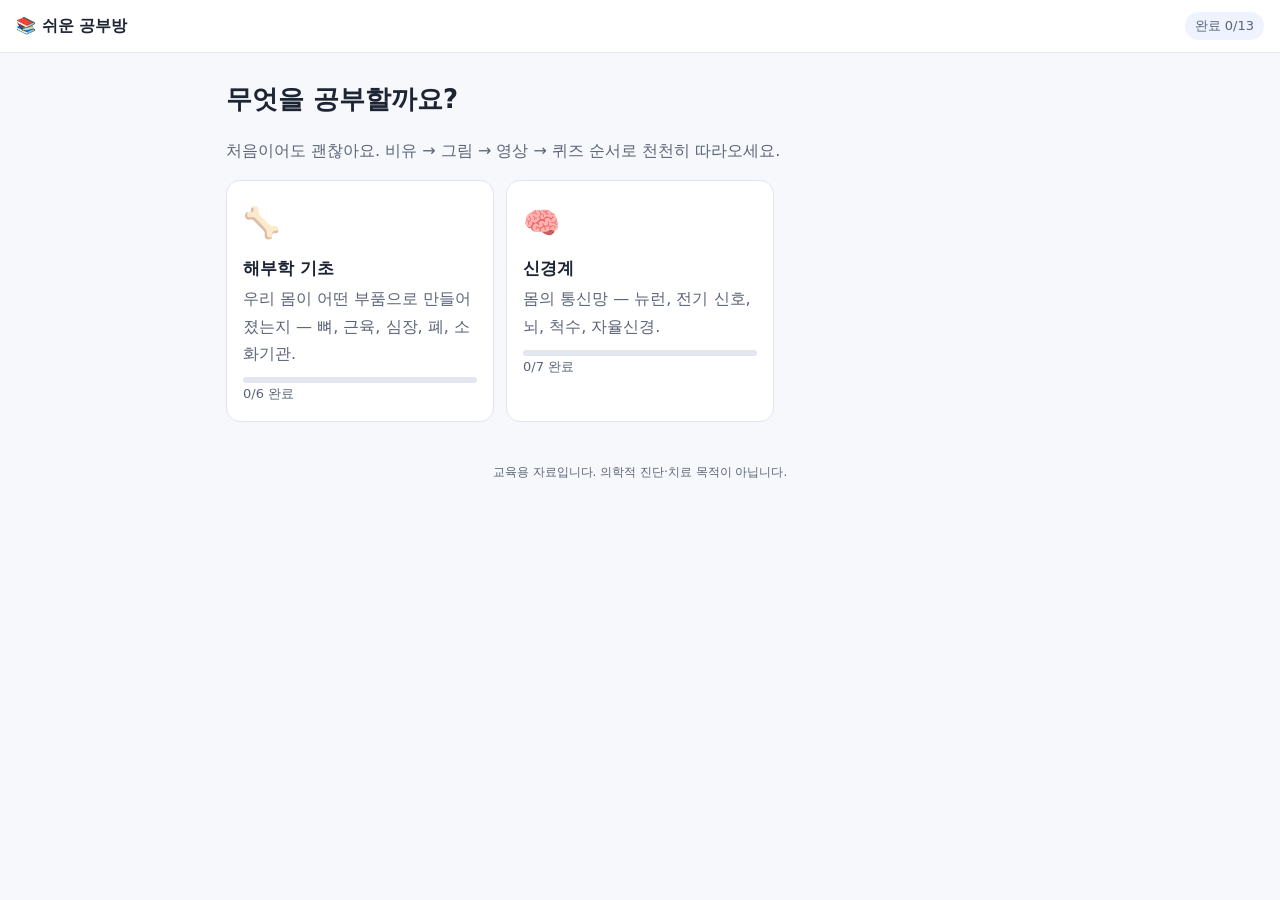
<file: study/쉬운공부방.html>
<!doctype html>
<html lang="ko">
<head>
<meta charset="utf-8">
<meta name="viewport" content="width=device-width, initial-scale=1">
<title>쉬운 공부방</title>
<style>
:root{--bg:#f7f8fb;--card:#fff;--ink:#1d2433;--sub:#5b6478;--line:#e3e6ee;--accent:#3b6df0;--ok:#1f9d61;--bad:#d64545;--soft:#eef3ff}
@media (prefers-color-scheme:dark){:root{--bg:#12151c;--card:#1b2029;--ink:#e8ebf2;--sub:#a0a8b8;--line:#2c3340;--accent:#7a9bff;--ok:#4cc38a;--bad:#ff7a7a;--soft:#222a3a}}
*{box-sizing:border-box}
body{margin:0;background:var(--bg);color:var(--ink);font:16px/1.7 system-ui,-apple-system,"Apple SD Gothic Neo","Noto Sans KR",sans-serif}
a{color:var(--accent);text-decoration:none}
.top{position:sticky;top:0;display:flex;justify-content:space-between;align-items:center;padding:12px 16px;background:var(--card);border-bottom:1px solid var(--line);z-index:5}
.logo{font-weight:700;color:var(--ink)}
.pill{font-size:13px;background:var(--soft);padding:3px 10px;border-radius:99px;color:var(--sub)}
main{max-width:860px;margin:0 auto;padding:16px}
h1{font-size:26px;margin:8px 0 4px}h2{font-size:20px;margin:28px 0 8px}
.sub{color:var(--sub)}
.grid{display:grid;grid-template-columns:repeat(auto-fill,minmax(230px,1fr));gap:12px;margin-top:16px}
.card{background:var(--card);border:1px solid var(--line);border-radius:14px;padding:16px;color:var(--ink);display:block}
a.card:hover{border-color:var(--accent)}
.card .emoji{font-size:30px}
.card h3{margin:6px 0 2px;font-size:17px}
.bar{height:6px;background:var(--line);border-radius:9px;overflow:hidden;margin-top:10px}
.bar>i{display:block;height:100%;background:var(--ok)}
.done{color:var(--ok);font-size:13px;font-weight:600}
.box{background:var(--card);border:1px solid var(--line);border-radius:14px;padding:16px;margin:12px 0}
.analogy{background:var(--soft);border-left:4px solid var(--accent)}
.figure{text-align:center}.figure svg{max-width:100%;height:auto}
.figure figcaption{font-size:14px;color:var(--sub);margin-top:6px}
.terms dt{font-weight:700}.terms dd{margin:0 0 8px 0;color:var(--sub)}
.video iframe{width:100%;aspect-ratio:16/9;border:0;border-radius:10px}
.btn{display:inline-block;background:var(--accent);color:#fff;border:0;border-radius:10px;padding:10px 16px;font-size:15px;cursor:pointer;margin:4px 4px 4px 0}
.btn.ghost{background:transparent;color:var(--accent);border:1px solid var(--accent)}
.opt{display:block;width:100%;text-align:left;background:var(--card);color:var(--ink);border:1px solid var(--line);border-radius:10px;padding:10px 12px;margin:6px 0;font-size:15px;cursor:pointer}
.opt.right{border-color:var(--ok);background:color-mix(in srgb,var(--ok) 12%,var(--card))}
.opt.wrong{border-color:var(--bad);background:color-mix(in srgb,var(--bad) 12%,var(--card))}
.explain{font-size:14px;color:var(--sub);margin:4px 0 14px}
.refs li{margin-bottom:6px;font-size:14px}
.nav{display:flex;justify-content:space-between;gap:8px;margin:24px 0;flex-wrap:wrap}
.foot{text-align:center;color:var(--sub);font-size:12px;padding:24px 16px}
svg text{font-family:inherit}
</style>
</head>
<body>
<header class="top">
  <a href="#/" class="logo">📚 쉬운 공부방</a>
  <span id="progress-total" class="pill"></span>
</header>
<main id="app"></main>
<footer class="foot">교육용 자료입니다. 의학적 진단·치료 목적이 아닙니다.</footer>

<script>
// 과목: 해부학 기초 (초보자용)
(function () {
  const pm = (t) => 'https://pubmed.ncbi.nlm.nih.gov/?term=' + encodeURIComponent(t);
  const OPENSTAX = { text: 'OpenStax, Anatomy and Physiology 2e (무료 공개 교과서)', url: 'https://openstax.org/details/books/anatomy-and-physiology-2e', why: '초보자용 무료 교과서, 한 단원씩 읽기 좋음' };

  (window.SUBJECTS ||= []).push({
    id: 'anatomy',
    title: '해부학 기초',
    emoji: '🦴',
    description: '우리 몸이 어떤 부품으로 만들어졌는지 — 뼈, 근육, 심장, 폐, 소화기관.',
    lessons: [
      {
        id: 'intro',
        emoji: '🧍',
        title: '몸의 지도 읽기 (방향·단면)',
        summary: '해부학 공부의 첫걸음: 위·아래·앞·뒤를 부르는 이름.',
        analogy: '지도에 동서남북이 있듯, 몸에도 "기준 자세"와 방향 이름이 있어요.',
        body: [
          '해부학에서는 항상 "해부학적 자세"를 기준으로 말해요. 똑바로 서서, 얼굴은 앞을 보고, 손바닥이 앞을 향한 자세예요.',
          '머리 쪽은 위(상, superior), 발 쪽은 아래(하, inferior), 배 쪽은 앞(전, anterior), 등 쪽은 뒤(후, posterior)라고 해요.',
          '몸 가운데 선에 가까우면 안쪽(내측, medial), 멀면 바깥쪽(외측, lateral)이에요. 예: 엄지는 새끼손가락보다 바깥쪽!',
          '몸을 자르는 방향도 이름이 있어요. 좌우로 나누면 시상면, 앞뒤로 나누면 관상면, 위아래로 나누면 수평면(횡단면)이에요. CT·MRI 사진이 바로 이 단면들이에요.'
        ],
        figure: {
          caption: '해부학적 자세와 세 가지 단면',
          svg: `<svg viewBox="0 0 420 260" role="img" aria-label="해부학적 자세와 단면">
            <g fill="none" stroke="#3b6df0" stroke-width="3">
              <circle cx="120" cy="45" r="22"/><line x1="120" y1="67" x2="120" y2="160"/>
              <line x1="120" y1="85" x2="80" y2="140"/><line x1="120" y1="85" x2="160" y2="140"/>
              <line x1="120" y1="160" x2="95" y2="235"/><line x1="120" y1="160" x2="145" y2="235"/>
            </g>
            <line x1="120" y1="10" x2="120" y2="250" stroke="#d64545" stroke-dasharray="6 4"/>
            <line x1="40" y1="120" x2="200" y2="120" stroke="#1f9d61" stroke-dasharray="6 4"/>
            <g fill="currentColor" font-size="13">
              <text x="128" y="20">↑ 위(상)</text><text x="128" y="252">↓ 아래(하)</text>
              <text x="205" y="124">수평면</text><text x="20" y="20" fill="#d64545">시상면(좌/우)</text>
            </g>
            <g transform="translate(250,40)" fill="currentColor" font-size="13">
              <rect x="0" y="0" width="150" height="170" rx="12" fill="none" stroke="currentColor" opacity=".3"/>
              <text x="12" y="28">내측 = 가운데 쪽</text><text x="12" y="56">외측 = 바깥 쪽</text>
              <text x="12" y="84">전(앞) = 배 쪽</text><text x="12" y="112">후(뒤) = 등 쪽</text>
              <text x="12" y="140">근위 = 몸통 가까이</text><text x="12" y="162">원위 = 몸통에서 멀리</text>
            </g></svg>`
        },
        terms: [['해부학적 자세', '서서 앞을 보고 손바닥이 앞을 향한 기준 자세'], ['근위/원위', '팔다리에서 몸통에 가까운 쪽/먼 쪽 (어깨는 손목보다 근위)']],
        video: { search: ['anatomical position directional terms', '해부학 방향 용어'] },
        refs: [OPENSTAX],
        quiz: [
          { q: '손목은 팔꿈치보다 어느 쪽일까요?', options: ['근위', '원위', '내측'], answer: 1, explain: '몸통에서 더 멀리 있으니 원위예요.' },
          { q: '몸을 왼쪽·오른쪽으로 나누는 단면은?', options: ['시상면', '관상면', '수평면'], answer: 0, explain: '시상면은 좌우로 나눠요.' }
        ]
      },
      {
        id: 'bone',
        emoji: '🦴',
        title: '뼈대 (골격계)',
        summary: '206개의 뼈가 몸을 지탱하고 보호하고 피를 만들어요.',
        analogy: '뼈는 건물의 철골 구조물 + 금고(뇌·심장 보호) + 공장(골수에서 혈액 생산)이에요.',
        body: [
          '성인의 뼈는 약 206개예요. 아기는 더 많지만 자라면서 일부가 서로 붙어요.',
          '뼈가 하는 일 5가지: ① 몸 지탱 ② 장기 보호(두개골→뇌, 갈비뼈→심장·폐) ③ 근육과 함께 움직임 ④ 칼슘 저장 ⑤ 골수에서 혈구 생산.',
          '뼈와 뼈가 만나는 곳이 관절이에요. 무릎·팔꿈치처럼 많이 움직이는 관절도 있고, 두개골 이음매처럼 거의 안 움직이는 관절도 있어요.',
          '뼈는 살아 있는 조직이라 계속 부서지고 새로 만들어져요(골재형성). 그래서 부러져도 다시 붙어요.'
        ],
        figure: {
          caption: '긴뼈(예: 넙다리뼈)의 구조',
          svg: `<svg viewBox="0 0 420 240" role="img" aria-label="긴뼈 구조">
            <g transform="translate(60,20)">
              <ellipse cx="60" cy="25" rx="45" ry="25" fill="#f2e3c6" stroke="#b89a5e" stroke-width="2"/>
              <rect x="38" y="25" width="44" height="150" fill="#f2e3c6" stroke="#b89a5e" stroke-width="2"/>
              <rect x="50" y="35" width="20" height="130" fill="#e8a0a0"/>
              <ellipse cx="60" cy="178" rx="45" ry="25" fill="#f2e3c6" stroke="#b89a5e" stroke-width="2"/>
            </g>
            <g stroke="currentColor" opacity=".6"><line x1="165" y1="45" x2="230" y2="45"/><line x1="130" y1="120" x2="230" y2="110"/><line x1="145" y1="150" x2="230" y2="160"/></g>
            <g fill="currentColor" font-size="14">
              <text x="235" y="50">뼈끝(골단) — 관절을 이룸</text>
              <text x="235" y="115">골수강 — 골수(피 공장)</text>
              <text x="235" y="165">치밀뼈 — 단단한 바깥벽</text>
            </g></svg>`
        },
        terms: [['골수', '뼈 속 말랑한 조직. 적혈구·백혈구·혈소판을 만듦'], ['관절', '뼈와 뼈가 만나는 곳'], ['연골', '관절 끝을 덮은 매끈한 쿠션']],
        video: { search: ['skeletal system for beginners', '골격계 쉽게'] },
        refs: [OPENSTAX, { text: 'Drake, Vogl, Mitchell — Gray’s Anatomy for Students', why: '그림이 많은 표준 해부학 교과서' }],
        quiz: [
          { q: '성인의 뼈는 대략 몇 개?', options: ['약 106개', '약 206개', '약 306개'], answer: 1 },
          { q: '피(혈구)를 만드는 곳은?', options: ['연골', '골수', '인대'], answer: 1, explain: '뼈 속 골수가 혈구를 만들어요.' }
        ]
      },
      {
        id: 'muscle',
        emoji: '💪',
        title: '근육 (근육계)',
        summary: '근육은 "당기기"만 할 수 있어요. 밀기는 반대편 근육 담당!',
        analogy: '근육은 줄다리기 팀이에요. 한쪽(이두근)이 당기면 팔이 굽고, 반대쪽(삼두근)이 당기면 펴져요.',
        body: [
          '근육은 3종류예요. ① 골격근: 내 마음대로 움직임(팔·다리) ② 심장근: 심장만의 근육, 저절로 뜀 ③ 민무늬근: 위·장·혈관 벽, 저절로 움직임.',
          '근육은 스스로 길어질 수 없고 "짧아지며 당기기"만 해요. 그래서 굽히는 근육과 펴는 근육이 짝을 이뤄요.',
          '근육 속에는 액틴과 마이오신이라는 아주 가는 실이 있어요. 마이오신이 액틴을 노 젓듯 끌어당겨 서로 미끄러지며 근육이 짧아져요. 이것을 "활주설(미끄럼 이론)"이라고 해요.',
          '근육은 힘줄(건)로 뼈에 붙어요. 뇌에서 신경 신호가 오면 칼슘이 나오고, 그 칼슘이 수축 스위치를 켜요.'
        ],
        figure: {
          caption: '팔 굽히기: 이두근 수축, 삼두근 이완',
          svg: `<svg viewBox="0 0 420 220" role="img" aria-label="이두근과 삼두근">
            <g stroke="#b89a5e" stroke-width="10" stroke-linecap="round"><line x1="80" y1="40" x2="200" y2="140"/><line x1="200" y1="140" x2="330" y2="70"/></g>
            <path d="M95 40 Q160 40 205 125" fill="#e86a6a" opacity=".85"/>
            <path d="M90 60 Q130 150 195 150" fill="#e8a0a0" opacity=".7"/>
            <g fill="currentColor" font-size="14">
              <text x="120" y="30">이두근: 수축(짧아짐) → 당김</text>
              <text x="60" y="185">삼두근: 이완(늘어남)</text>
              <text x="300" y="60">아래팔 ↑</text>
            </g></svg>`
        },
        terms: [['골격근', '뜻대로 움직이는 근육'], ['힘줄(건)', '근육을 뼈에 붙이는 질긴 끈'], ['액틴/마이오신', '근육 수축을 만드는 두 단백질 실']],
        video: { search: ['sliding filament theory animation', '근육 수축 원리 애니메이션'] },
        refs: [
          OPENSTAX,
          { text: 'Huxley HE, Hanson J (1954) Nature 173:973 — 근육 수축의 활주설', url: pm('Huxley Hanson 1954 changes in the cross-striations of muscle during contraction'), why: '활주설을 처음 보여준 고전 논문' },
          { text: 'Huxley AF, Niedergerke R (1954) Nature 173:971', url: pm('Huxley Niedergerke 1954 structural changes in muscle during contraction'), why: '같은 해 독립적으로 발표된 활주설 논문' }
        ],
        quiz: [
          { q: '심장을 이루는 근육은?', options: ['골격근', '심장근', '민무늬근'], answer: 1 },
          { q: '근육이 할 수 있는 동작은?', options: ['당기기만', '밀기만', '당기기와 밀기 모두'], answer: 0, explain: '근육은 짧아지며 당기기만 해요. 그래서 짝 근육이 필요해요.' }
        ]
      },
      {
        id: 'heart',
        emoji: '❤️',
        title: '심장과 혈액순환',
        summary: '심장은 두 개의 펌프가 붙어 있는 구조예요.',
        analogy: '심장은 2층 집 두 채가 붙은 펌프장이에요. 오른쪽 집은 피를 폐로, 왼쪽 집은 온몸으로 보내요.',
        body: [
          '심장은 방 4개: 우심방·우심실·좌심방·좌심실. "방"은 피를 받는 곳, "실"은 피를 내보내는 곳이에요.',
          '① 온몸을 돈 피(산소 부족) → 우심방 → 우심실 → 폐동맥 → 폐에서 산소 충전. ② 폐에서 온 피(산소 풍부) → 좌심방 → 좌심실 → 대동맥 → 온몸.',
          '좌심실은 온몸으로 피를 보내야 해서 벽이 가장 두꺼워요.',
          '판막은 한쪽으로만 열리는 문이라 피가 거꾸로 흐르지 않아요. "쿵-닥" 심장 소리는 판막이 닫히는 소리예요.',
          '피가 몸을 "순환"한다는 사실은 1628년 윌리엄 하비가 처음 실험으로 증명했어요.'
        ],
        figure: {
          caption: '심장의 4개 방과 피의 흐름 (파랑=산소 부족, 빨강=산소 풍부)',
          svg: `<svg viewBox="0 0 420 260" role="img" aria-label="심장 구조">
            <rect x="90" y="40" width="110" height="80" rx="14" fill="#5b8def" opacity=".8"/>
            <rect x="210" y="40" width="110" height="80" rx="14" fill="#e86a6a" opacity=".8"/>
            <rect x="90" y="128" width="110" height="100" rx="14" fill="#3b6df0" opacity=".85"/>
            <rect x="210" y="128" width="110" height="100" rx="14" fill="#d64545" opacity=".85"/>
            <g fill="#fff" font-size="15" font-weight="700" text-anchor="middle">
              <text x="145" y="85">우심방</text><text x="265" y="85">좌심방</text>
              <text x="145" y="182">우심실</text><text x="265" y="182">좌심실</text>
            </g>
            <g fill="currentColor" font-size="13">
              <text x="5" y="70">온몸에서 →</text><text x="5" y="200">→ 폐로</text>
              <text x="328" y="70">← 폐에서</text><text x="328" y="200">온몸으로 →</text>
              <text x="120" y="250">※ 그림의 왼쪽 = 몸의 오른쪽</text>
            </g></svg>`
        },
        terms: [['동맥', '심장에서 나가는 혈관'], ['정맥', '심장으로 들어오는 혈관'], ['판막', '피가 거꾸로 못 가게 막는 문']],
        video: { search: ['blood flow through the heart animation', '심장 혈액순환 쉽게'] },
        refs: [OPENSTAX, { text: 'William Harvey (1628) De Motu Cordis — 혈액순환의 발견', why: '혈액이 순환한다는 것을 처음 증명한 역사적 저작' }],
        quiz: [
          { q: '온몸으로 피를 보내는 방은?', options: ['우심실', '좌심실', '우심방'], answer: 1 },
          { q: '판막의 역할은?', options: ['피를 만든다', '피의 역류를 막는다', '산소를 넣는다'], answer: 1 }
        ]
      },
      {
        id: 'lung',
        emoji: '🫁',
        title: '호흡 (폐)',
        summary: '산소는 들이고 이산화탄소는 내보내요.',
        analogy: '폐 속 허파꽈리는 수억 개의 작은 풍선이에요. 풍선 벽 너머로 산소와 이산화탄소가 자리를 바꿔요.',
        body: [
          '공기 길: 코 → 인두 → 후두 → 기관 → 기관지 → 세기관지 → 허파꽈리(폐포).',
          '숨쉬기의 주인공은 가로막(횡격막)이에요. 가로막이 아래로 내려가면 가슴 공간이 커져 공기가 빨려 들어와요(들숨). 올라가면 공기가 나가요(날숨).',
          '허파꽈리는 약 3~5억 개, 펼치면 테니스장 크기 정도 넓어요. 벽이 아주 얇아서 산소가 피로, 이산화탄소가 공기로 쉽게 이동해요(확산).'
        ],
        figure: {
          caption: '공기 길과 허파꽈리',
          svg: `<svg viewBox="0 0 420 240" role="img" aria-label="호흡기">
            <g fill="none" stroke="#3b6df0" stroke-width="6" stroke-linecap="round">
              <line x1="150" y1="20" x2="150" y2="100"/><path d="M150 100 Q120 120 90 160"/><path d="M150 100 Q180 120 210 160"/>
              <path d="M90 160 L70 190 M90 160 L105 195"/><path d="M210 160 L230 190 M210 160 L195 195"/>
            </g>
            <g fill="#e86a6a" opacity=".8"><circle cx="68" cy="198" r="9"/><circle cx="106" cy="203" r="9"/><circle cx="232" cy="198" r="9"/><circle cx="194" cy="203" r="9"/></g>
            <path d="M40 225 Q150 205 260 225" stroke="#1f9d61" stroke-width="4" fill="none"/>
            <g fill="currentColor" font-size="13">
              <text x="160" y="40">기관</text><text x="215" y="130">기관지</text>
              <text x="250" y="200">허파꽈리(폐포)</text><text x="270" y="232" fill="#1f9d61">가로막</text>
            </g>
            <g transform="translate(300,40)" fill="currentColor" font-size="13">
              <text x="0" y="0">허파꽈리에서:</text><text x="0" y="22">O₂ → 혈액</text><text x="0" y="44">CO₂ → 공기</text>
            </g></svg>`
        },
        terms: [['허파꽈리(폐포)', '가스 교환이 일어나는 작은 공기주머니'], ['가로막(횡격막)', '가슴과 배 사이 근육, 호흡의 주 엔진'], ['확산', '많은 곳 → 적은 곳으로 저절로 퍼지는 현상']],
        video: { search: ['how lungs work animation', '폐 호흡 원리'] },
        refs: [OPENSTAX, { text: 'West JB — Respiratory Physiology: The Essentials', why: '호흡생리 입문의 표준 교재' }],
        quiz: [
          { q: '가스 교환이 일어나는 곳은?', options: ['기관', '허파꽈리', '후두'], answer: 1 },
          { q: '들숨 때 가로막은?', options: ['위로 올라감', '아래로 내려감', '그대로'], answer: 1 }
        ]
      },
      {
        id: 'digest',
        emoji: '🍽️',
        title: '소화 (소화계)',
        summary: '음식을 잘게 부숴 피로 흡수하는 9m 길이의 터널.',
        analogy: '소화관은 입에서 항문까지 이어진 "분해 공장 컨베이어 벨트"예요.',
        body: [
          '순서: 입 → 식도 → 위 → 작은창자(소장) → 큰창자(대장) → 항문.',
          '입: 이로 부수고 침이 녹말을 분해 시작. 위: 강한 산(위산)과 효소로 단백질 분해, 음식을 죽처럼 만듦.',
          '작은창자: 영양소 흡수의 대부분이 일어나는 곳. 안쪽 벽의 수많은 융털이 면적을 넓혀요. 간(쓸개즙)과 이자(췌장, 소화효소)가 도와요.',
          '큰창자: 물을 흡수하고 남은 찌꺼기를 대변으로 만들어요. 장내 세균도 여기 많이 살아요.'
        ],
        figure: {
          caption: '소화관의 순서',
          svg: `<svg viewBox="0 0 420 240" role="img" aria-label="소화계">
            <g font-size="14" text-anchor="middle">
              ${['입', '식도', '위', '소장', '대장', '항문'].map((t, i) => `<rect x="${10 + i * 68}" y="90" width="58" height="48" rx="10" fill="#3b6df0" opacity="${0.4 + i * 0.1}"/><text x="${39 + i * 68}" y="120" fill="#fff" font-weight="700">${t}</text>`).join('')}
            </g>
            <g fill="currentColor" font-size="12" text-anchor="middle">
              <text x="39" y="160">씹기·침</text><text x="175" y="160">위산</text><text x="243" y="160">흡수 ★</text><text x="311" y="160">물 흡수</text>
              <text x="210" y="60">간(쓸개즙) · 이자(효소) → 소장으로</text>
            </g></svg>`
        },
        terms: [['융털', '소장 벽의 손가락 모양 돌기, 흡수 면적 확대'], ['쓸개즙', '간에서 만들어 지방 소화를 도움'], ['이자(췌장)', '소화효소와 인슐린을 만드는 기관']],
        video: { search: ['digestive system for kids', '소화기관 쉽게 설명'] },
        refs: [OPENSTAX],
        quiz: [
          { q: '영양소 흡수가 가장 많이 일어나는 곳?', options: ['위', '작은창자', '큰창자'], answer: 1 },
          { q: '큰창자의 주된 일은?', options: ['물 흡수', '단백질 분해', '쓸개즙 생산'], answer: 0 }
        ]
      }
    ]
  });
})();
</script>
<script>
// 과목: 신경계 (초보자용)
(function () {
  const pm = (t) => 'https://pubmed.ncbi.nlm.nih.gov/?term=' + encodeURIComponent(t);
  const OPENSTAX = { text: 'OpenStax, Anatomy and Physiology 2e — 신경계 단원 (무료)', url: 'https://openstax.org/details/books/anatomy-and-physiology-2e' };
  const PURVES = { text: 'Purves et al., Neuroscience 2nd ed. (NCBI Bookshelf 무료 열람)', url: 'https://www.ncbi.nlm.nih.gov/books/NBK10799/', why: '신경과학 표준 교과서' };
  const KANDEL = { text: 'Kandel et al., Principles of Neural Science', why: '신경과학의 "바이블"이라 불리는 교과서 (심화용)' };

  (window.SUBJECTS ||= []).push({
    id: 'neuro',
    title: '신경계',
    emoji: '🧠',
    description: '몸의 통신망 — 뉴런, 전기 신호, 뇌, 척수, 자율신경.',
    lessons: [
      {
        id: 'overview',
        emoji: '🗺️',
        title: '신경계 큰 그림',
        summary: '중추(뇌·척수)와 말초(온몸의 신경) 두 부분으로 나뉘어요.',
        analogy: '뇌는 본사, 척수는 고속도로, 말초신경은 각 지점으로 뻗은 전화선이에요.',
        body: [
          '중추신경계(CNS) = 뇌 + 척수. 정보를 모아서 판단하고 명령을 내려요.',
          '말초신경계(PNS) = 뇌·척수 밖의 모든 신경. 감각 정보를 본사로 올리고(감각신경), 명령을 근육으로 내려요(운동신경).',
          '말초신경 중 내 뜻과 상관없이 심장·위·땀샘을 조절하는 부분을 자율신경계라고 해요.',
          '사람 뇌에는 뉴런이 약 860억 개 있다는 연구가 있어요(Azevedo 등, 2009).'
        ],
        figure: {
          caption: '신경계의 구분',
          svg: `<svg viewBox="0 0 420 220" role="img" aria-label="신경계 구분">
            <g font-size="14" text-anchor="middle">
              <rect x="150" y="10" width="120" height="40" rx="10" fill="#3b6df0"/><text x="210" y="36" fill="#fff" font-weight="700">신경계</text>
              <rect x="40" y="90" width="150" height="40" rx="10" fill="#7a5af0"/><text x="115" y="116" fill="#fff">중추: 뇌 + 척수</text>
              <rect x="230" y="90" width="150" height="40" rx="10" fill="#1f9d61"/><text x="305" y="116" fill="#fff">말초: 온몸 신경</text>
              <rect x="210" y="165" width="90" height="40" rx="10" fill="#1f9d61" opacity=".7"/><text x="255" y="190" fill="#fff">체성(뜻대로)</text>
              <rect x="310" y="165" width="100" height="40" rx="10" fill="#1f9d61" opacity=".7"/><text x="360" y="190" fill="#fff">자율(저절로)</text>
            </g>
            <g stroke="currentColor" opacity=".5" stroke-width="2"><line x1="210" y1="50" x2="115" y2="90"/><line x1="210" y1="50" x2="305" y2="90"/><line x1="305" y1="130" x2="255" y2="165"/><line x1="305" y1="130" x2="360" y2="165"/></g></svg>`
        },
        terms: [['중추신경계', '뇌와 척수'], ['말초신경계', '중추 밖의 신경들'], ['자율신경계', '내장 기관을 자동 조절']],
        video: { search: ['nervous system overview animation', '신경계 구조 쉽게'] },
        refs: [
          OPENSTAX,
          { text: 'Azevedo FA et al. (2009) J Comp Neurol 513:532–541 — 사람 뇌 뉴런 약 860억 개', url: pm('Azevedo 2009 equal numbers of neuronal and nonneuronal cells human brain'), why: '뇌세포 수를 직접 센 유명 연구' },
          PURVES
        ],
        quiz: [
          { q: '중추신경계에 속하는 것은?', options: ['뇌와 척수', '팔의 신경', '자율신경'], answer: 0 },
          { q: '심장 박동을 자동 조절하는 것은?', options: ['체성신경', '자율신경', '감각신경'], answer: 1 }
        ]
      },
      {
        id: 'neuron',
        emoji: '🔌',
        title: '뉴런 (신경세포)',
        summary: '받는 곳(가지돌기) → 처리(세포체) → 보내는 선(축삭).',
        analogy: '뉴런은 "귀(가지돌기) + 머리(세포체) + 긴 전선(축삭) + 스피커(축삭 끝)"로 된 전화기예요.',
        body: [
          '가지돌기: 나뭇가지처럼 뻗어 다른 뉴런의 신호를 받아요.',
          '세포체: 핵이 있는 본체. 받은 신호를 모아서 "보낼까 말까" 결정해요.',
          '축삭: 신호를 멀리 보내는 긴 전선. 길이가 1m가 넘는 것도 있어요(척수→발가락).',
          '말이집(미엘린): 축삭을 감싼 절연 테이프. 신호가 마디(랑비에 마디)를 건너뛰며 훨씬 빨리 가요.',
          '뉴런이 신경계의 기본 단위라는 생각(뉴런설)은 라몬 이 카할이 현미경 관찰로 주장해 1906년 노벨상을 받았어요.'
        ],
        figure: {
          caption: '뉴런의 구조',
          svg: `<svg viewBox="0 0 440 200" role="img" aria-label="뉴런 구조">
            <g stroke="#7a5af0" stroke-width="3" fill="none" stroke-linecap="round">
              <path d="M70 100 L30 60 M70 100 L25 100 M70 100 L35 145 M45 72 L30 50 M38 130 L20 140"/>
            </g>
            <circle cx="80" cy="100" r="24" fill="#7a5af0"/><circle cx="80" cy="100" r="8" fill="#fff"/>
            <line x1="104" y1="100" x2="360" y2="100" stroke="#7a5af0" stroke-width="4"/>
            <g fill="#f2c94c">${[130, 185, 240, 295].map((x) => `<rect x="${x}" y="90" width="45" height="20" rx="9"/>`).join('')}</g>
            <g stroke="#7a5af0" stroke-width="3" stroke-linecap="round"><path d="M360 100 L395 70 M360 100 L400 100 M360 100 L395 130"/></g>
            <g fill="#7a5af0"><circle cx="397" cy="68" r="5"/><circle cx="403" cy="100" r="5"/><circle cx="397" cy="132" r="5"/></g>
            <g fill="currentColor" font-size="13" text-anchor="middle">
              <text x="40" y="180">가지돌기(받기)</text><text x="80" y="60">세포체</text>
              <text x="210" y="80">말이집(절연)</text><text x="230" y="140">축삭 → 신호 방향 →</text>
              <text x="395" y="165">축삭 끝(보내기)</text>
            </g></svg>`
        },
        terms: [['가지돌기', '신호를 받는 부분'], ['축삭', '신호를 보내는 긴 줄기'], ['말이집(미엘린)', '축삭을 감싸 신호를 빠르게 하는 막']],
        video: { search: ['neuron structure animation', '뉴런 구조 쉽게'] },
        refs: [PURVES, { text: 'Santiago Ramón y Cajal — 뉴런설 (1906 노벨 생리의학상)', url: 'https://www.nobelprize.org/prizes/medicine/1906/summary/', why: '뉴런이 개별 세포임을 밝힘' }],
        quiz: [
          { q: '신호를 받는 부분은?', options: ['축삭', '가지돌기', '말이집'], answer: 1 },
          { q: '말이집의 역할은?', options: ['신호를 빠르게', '신호를 멈춤', '영양 저장'], answer: 0 }
        ]
      },
      {
        id: 'action-potential',
        emoji: '⚡',
        title: '활동전위 (전기 신호)',
        summary: '나트륨이 들어오고 칼륨이 나가며 생기는 짧은 전기 파도.',
        analogy: '도미노예요. 한 번 넘어지기 시작하면(문턱 넘음) 끝까지 같은 크기로 쭉 전달돼요. 반만 넘어지는 일은 없어요(실무율).',
        body: [
          '쉬고 있는 뉴런의 안쪽은 바깥보다 약 −70mV 정도 음(−)이에요. 이것을 휴지전위라고 해요.',
          '자극이 충분히 크면(문턱 약 −55mV) 나트륨(Na⁺) 문이 열려 Na⁺가 확 들어와요 → 안쪽이 +로 뒤집힘(탈분극).',
          '곧 칼륨(K⁺) 문이 열려 K⁺가 나가요 → 다시 −로 돌아옴(재분극). 이 전체가 약 1~2ms(1000분의 1초) 걸려요.',
          '이 원리는 호지킨과 헉슬리가 오징어의 굵은 축삭으로 실험해 1952년 수식으로 정리했고, 1963년 노벨상을 받았어요.'
        ],
        figure: {
          caption: '활동전위 그래프 (세로: 막전위 mV, 가로: 시간 ms)',
          svg: `<svg viewBox="0 0 420 240" role="img" aria-label="활동전위 그래프">
            <g stroke="currentColor" opacity=".4"><line x1="50" y1="20" x2="50" y2="210"/><line x1="50" y1="210" x2="400" y2="210"/></g>
            <line x1="50" y1="150" x2="400" y2="150" stroke="currentColor" stroke-dasharray="4 4" opacity=".3"/>
            <line x1="50" y1="125" x2="400" y2="125" stroke="#d64545" stroke-dasharray="4 4" opacity=".6"/>
            <path d="M50 150 L130 150 L150 125 L175 35 L200 120 L225 175 L260 160 L300 150 L400 150" fill="none" stroke="#3b6df0" stroke-width="3"/>
            <g fill="currentColor" font-size="12">
              <text x="6" y="154">−70</text><text x="6" y="129" fill="#d64545">−55</text><text x="12" y="40">+30</text>
              <text x="60" y="142">휴지전위</text><text x="300" y="120" fill="#d64545">문턱</text>
              <text x="55" y="60">① Na⁺ 유입(탈분극)</text><text x="205" y="80">② K⁺ 유출(재분극)</text>
              <text x="215" y="198">③ 과분극</text>
            </g></svg>`
        },
        terms: [['휴지전위', '쉬고 있을 때 막 안팎 전압 (약 −70mV)'], ['탈분극', '안쪽이 +쪽으로 변하는 것'], ['실무율', '문턱을 넘으면 항상 같은 크기로, 못 넘으면 0']],
        video: { search: ['action potential animation', '활동전위 쉽게 설명'] },
        refs: [
          { text: 'Hodgkin AL, Huxley AF (1952) J Physiol 117:500–544', url: pm('Hodgkin Huxley 1952 quantitative description of membrane current'), why: '활동전위를 수학적으로 설명한 기념비적 논문' },
          { text: '1963 노벨 생리의학상 (Eccles, Hodgkin, Huxley)', url: 'https://www.nobelprize.org/prizes/medicine/1963/summary/' },
          PURVES
        ],
        quiz: [
          { q: '탈분극 때 세포 안으로 들어오는 이온은?', options: ['K⁺', 'Na⁺', 'Cl⁻'], answer: 1 },
          { q: '"실무율"의 뜻은?', options: ['자극이 크면 신호도 커짐', '문턱을 넘으면 항상 같은 크기', '신호가 점점 약해짐'], answer: 1 }
        ]
      },
      {
        id: 'synapse',
        emoji: '🔁',
        title: '시냅스 (뉴런끼리 대화)',
        summary: '전기 → 화학물질(신경전달물질) → 다시 전기.',
        analogy: '두 뉴런 사이엔 작은 강(시냅스 틈)이 있어요. 전기는 강을 못 건너서 "쪽지(신경전달물질)"를 배에 실어 보내요.',
        body: [
          '전기 신호가 축삭 끝에 도착하면 칼슘(Ca²⁺)이 들어와요.',
          '칼슘이 신호가 되어 작은 주머니(소포) 속 신경전달물질이 틈으로 쏟아져요.',
          '다음 뉴런의 수용체가 그 물질을 받으면 다시 전기 신호가 생겨요(흥분 또는 억제).',
          '대표 신경전달물질: 글루탐산(흥분), GABA(억제), 아세틸콜린(근육 움직임), 도파민(보상·움직임), 세로토닌(기분).',
          '신경이 화학물질로 신호를 전한다는 것은 1921년 오토 뢰비가 개구리 심장 실험으로 처음 보였어요.'
        ],
        figure: {
          caption: '시냅스: 소포 → 신경전달물질 → 수용체',
          svg: `<svg viewBox="0 0 420 220" role="img" aria-label="시냅스">
            <path d="M40 20 L190 20 Q230 60 230 100 Q230 140 190 160 L40 160 Z" fill="#7a5af0" opacity=".25" stroke="#7a5af0"/>
            <path d="M270 20 L400 20 L400 200 L270 200 Q255 110 270 20 Z" fill="#1f9d61" opacity=".25" stroke="#1f9d61"/>
            <g fill="#f2c94c" stroke="#b8962e">${[[150, 60], [175, 95], [150, 125], [195, 60]].map(([x, y]) => `<circle cx="${x}" cy="${y}" r="12"/>`).join('')}</g>
            <g fill="#e86a6a">${[[240, 70], [248, 95], [242, 120], [252, 140], [238, 150]].map(([x, y]) => `<circle cx="${x}" cy="${y}" r="4"/>`).join('')}</g>
            <g fill="#1f9d61">${[60, 95, 130, 165].map((y) => `<rect x="262" y="${y}" width="10" height="16" rx="3"/>`).join('')}</g>
            <g fill="currentColor" font-size="13">
              <text x="50" y="185">보내는 뉴런 (축삭 끝)</text><text x="285" y="215">받는 뉴런</text>
              <text x="100" y="45">소포</text><text x="215" y="190">틈</text><text x="290" y="110">수용체</text>
            </g></svg>`
        },
        terms: [['시냅스', '뉴런과 뉴런이 만나는 곳'], ['신경전달물질', '시냅스 틈을 건너는 화학 메시지'], ['수용체', '신경전달물질을 받는 "자물쇠"']],
        video: { search: ['synapse neurotransmitter animation', '시냅스 신경전달물질 쉽게'] },
        refs: [
          { text: 'Loewi O (1921) Pflügers Archiv — 신경의 화학적 전달 발견', why: '"미주신경 물질" 실험. 1936 노벨상' },
          { text: '1936 노벨 생리의학상 (Dale, Loewi)', url: 'https://www.nobelprize.org/prizes/medicine/1936/summary/' },
          PURVES, KANDEL
        ],
        quiz: [
          { q: '신경전달물질 방출을 일으키는 이온은?', options: ['Ca²⁺', 'K⁺', 'Na⁺'], answer: 0 },
          { q: '대표적인 억제성 신경전달물질은?', options: ['글루탐산', 'GABA', '아세틸콜린'], answer: 1 }
        ]
      },
      {
        id: 'brain',
        emoji: '🧠',
        title: '뇌의 구조와 역할',
        summary: '대뇌 4개의 엽 + 소뇌 + 뇌줄기.',
        analogy: '대뇌는 회사의 부서들이에요. 앞(이마엽)=기획실, 정수리=감각팀, 옆(관자엽)=청각·기억팀, 뒤(뒤통수엽)=영상팀.',
        body: [
          '이마엽(전두엽): 계획, 판단, 성격, 그리고 움직임 명령(일차운동겉질). 말하기 영역(브로카)도 여기 있어요.',
          '마루엽(두정엽): 촉각·통증 등 몸 감각(일차체감각겉질), 공간 파악.',
          '관자엽(측두엽): 소리 듣기, 말 이해(베르니케), 기억(해마가 안쪽에 있음).',
          '뒤통수엽(후두엽): 보는 것(시각) 처리.',
          '소뇌: 균형과 동작을 부드럽게 조절. 뇌줄기: 숨쉬기·심장박동 같은 생명 유지.',
          '펜필드는 수술 중 뇌를 직접 자극해 몸 부위가 겉질에 지도처럼 배치된 것("호문쿨루스")을 그렸어요(1937).'
        ],
        figure: {
          caption: '뇌 옆모습: 4개의 엽, 소뇌, 뇌줄기 (왼쪽이 얼굴 방향)',
          svg: `<svg viewBox="0 0 420 260" role="img" aria-label="뇌의 엽">
            <path d="M60 140 Q50 50 160 35 L190 35 L175 150 Q110 175 60 140 Z" fill="#3b6df0" opacity=".75"/>
            <path d="M190 35 Q280 30 300 90 L240 130 L175 150 Z" fill="#f2c94c" opacity=".85"/>
            <path d="M300 90 Q350 120 330 170 L260 175 L240 130 Z" fill="#e86a6a" opacity=".8"/>
            <path d="M60 140 Q110 175 175 150 L240 130 L260 175 Q200 215 120 195 Q70 180 60 140 Z" fill="#1f9d61" opacity=".75"/>
            <ellipse cx="290" cy="200" rx="45" ry="25" fill="#7a5af0" opacity=".8"/>
            <rect x="225" y="190" width="24" height="60" rx="10" fill="#a07a5a"/>
            <g fill="#fff" font-size="13" font-weight="700" text-anchor="middle">
              <text x="115" y="100">이마엽</text><text x="240" y="80">마루엽</text><text x="295" y="145">뒤통수엽</text>
              <text x="150" y="180">관자엽</text><text x="300" y="205">소뇌</text>
            </g>
            <text x="255" y="245" fill="currentColor" font-size="13">← 뇌줄기</text></svg>`
        },
        terms: [['대뇌겉질', '뇌 바깥쪽 주름진 층, 고차원 기능'], ['해마', '새 기억을 만드는 곳'], ['뇌줄기', '호흡·심장 등 생명 유지 중추']],
        video: { search: ['brain lobes and functions', '뇌 구조와 기능 쉽게'] },
        refs: [
          { text: 'Penfield W, Boldrey E (1937) Brain 60:389–443 — 운동·감각 겉질 지도(호문쿨루스)', url: pm('Penfield Boldrey 1937 somatic motor and sensory representation'), why: '뇌 지도 연구의 고전' },
          PURVES, OPENSTAX
        ],
        quiz: [
          { q: '시각을 처리하는 엽은?', options: ['이마엽', '뒤통수엽', '관자엽'], answer: 1 },
          { q: '균형과 동작 조절을 담당하는 곳은?', options: ['소뇌', '해마', '마루엽'], answer: 0 }
        ]
      },
      {
        id: 'reflex',
        emoji: '🦵',
        title: '척수와 반사',
        summary: '뜨거운 걸 만지면 뇌가 알기 전에 손이 먼저 움직여요.',
        analogy: '반사는 본사(뇌)에 보고하기 전에 현장(척수)에서 바로 처리하는 "긴급 대응 매뉴얼"이에요.',
        body: [
          '척수는 등뼈(척추) 안을 지나는 굵은 신경 다발로, 뇌와 몸을 잇는 고속도로예요.',
          '반사궁(반사 경로): ① 감각 수용기(피부) → ② 감각뉴런 → ③ 척수(사이뉴런) → ④ 운동뉴런 → ⑤ 근육.',
          '무릎 반사는 감각뉴런이 운동뉴런에 바로 연결된 가장 단순한 반사예요(단일 시냅스).',
          '반사가 뇌를 거치지 않아 아주 빨라요. 뜨거움을 "느끼는" 건 그 직후 뇌에 신호가 도착했을 때예요.',
          '셰링턴은 반사 연구로 신경계가 "통합"하며 일한다는 개념을 세웠어요(1906, 1932 노벨상).'
        ],
        figure: {
          caption: '반사궁: 피부 → 척수 → 근육',
          svg: `<svg viewBox="0 0 420 230" role="img" aria-label="반사궁">
            <ellipse cx="320" cy="110" rx="60" ry="70" fill="#7a5af0" opacity=".2" stroke="#7a5af0"/>
            <path d="M300 80 Q320 110 300 140 Q340 110 300 80" fill="#7a5af0" opacity=".5"/>
            <path d="M40 50 Q180 40 300 95" fill="none" stroke="#1f9d61" stroke-width="4"/>
            <path d="M310 120 Q200 190 70 180" fill="none" stroke="#d64545" stroke-width="4"/>
            <circle cx="40" cy="50" r="10" fill="#1f9d61"/><rect x="40" y="165" width="50" height="30" rx="12" fill="#e86a6a"/>
            <g fill="currentColor" font-size="13">
              <text x="10" y="30">① 피부(감각)</text><text x="130" y="35" fill="#1f9d61">② 감각뉴런 →</text>
              <text x="340" y="30">③ 척수</text><text x="150" y="200" fill="#d64545">← ④ 운동뉴런</text>
              <text x="20" y="220">⑤ 근육 수축</text>
            </g></svg>`
        },
        terms: [['반사', '의식하지 않고 자동으로 일어나는 빠른 반응'], ['사이뉴런(연합뉴런)', '감각뉴런과 운동뉴런을 잇는 중간 뉴런']],
        video: { search: ['reflex arc animation', '반사궁 쉽게'] },
        refs: [
          { text: 'Sherrington CS (1906) The Integrative Action of the Nervous System', why: '반사와 시냅스 개념의 고전' },
          { text: '1932 노벨 생리의학상 (Sherrington, Adrian)', url: 'https://www.nobelprize.org/prizes/medicine/1932/summary/' },
          OPENSTAX
        ],
        quiz: [
          { q: '무릎 반사를 처리하는 곳은?', options: ['대뇌', '척수', '소뇌'], answer: 1 },
          { q: '반사가 빠른 이유는?', options: ['뇌를 거치지 않아서', '근육이 커서', '혈액이 빨라서'], answer: 0 }
        ]
      },
      {
        id: 'autonomic',
        emoji: '⚖️',
        title: '자율신경 (교감 vs 부교감)',
        summary: '싸울 때 켜지는 엑셀, 쉴 때 켜지는 브레이크.',
        analogy: '교감신경 = 자동차 엑셀(위기 모드), 부교감신경 = 브레이크(휴식·소화 모드).',
        body: [
          '교감신경: 위험할 때 "싸우거나 도망가기(fight or flight)". 심장 빨라짐, 동공 커짐, 기관지 넓어짐, 소화 멈춤.',
          '부교감신경: 편할 때 "쉬고 소화하기(rest and digest)". 심장 느려짐, 동공 작아짐, 소화 활발.',
          '둘은 시소처럼 균형을 맞춰 몸 상태를 일정하게 유지해요. 이것을 항상성이라고 해요(캐넌, 1932).',
          '부교감신경의 대표는 미주신경이에요. 심장·폐·위장까지 넓게 뻗어 있어요.'
        ],
        figure: {
          caption: '교감 vs 부교감 비교',
          svg: `<svg viewBox="0 0 420 230" role="img" aria-label="교감과 부교감 비교">
            <rect x="10" y="10" width="195" height="210" rx="14" fill="#d64545" opacity=".15" stroke="#d64545"/>
            <rect x="215" y="10" width="195" height="210" rx="14" fill="#1f9d61" opacity=".15" stroke="#1f9d61"/>
            <g font-size="15" font-weight="700" text-anchor="middle"><text x="107" y="40" fill="#d64545">교감 🏃 (엑셀)</text><text x="312" y="40" fill="#1f9d61">부교감 😌 (브레이크)</text></g>
            <g fill="currentColor" font-size="14">
              ${[['심장', '빨라짐', '느려짐'], ['동공', '커짐', '작아짐'], ['기관지', '넓어짐', '좁아짐'], ['소화', '억제', '촉진'], ['침', '줄어듦', '늘어남']].map(([o, a, b], i) => `<text x="25" y="${75 + i * 30}">${o}: ${a}</text><text x="230" y="${75 + i * 30}">${o}: ${b}</text>`).join('')}
            </g></svg>`
        },
        terms: [['교감신경', '긴장·위기 대응 모드'], ['부교감신경', '휴식·회복 모드'], ['항상성', '몸 상태를 일정하게 유지하는 능력']],
        video: { search: ['sympathetic vs parasympathetic animation', '교감신경 부교감신경 차이'] },
        refs: [{ text: 'Cannon WB (1932) The Wisdom of the Body', why: '항상성·투쟁-도피 반응 개념을 정리한 고전' }, OPENSTAX, PURVES],
        quiz: [
          { q: '시험 직전 심장이 쿵쾅! 어느 신경 때문?', options: ['교감신경', '부교감신경', '감각신경'], answer: 0 },
          { q: '밥 먹고 쉴 때 활발한 것은?', options: ['교감신경', '부교감신경'], answer: 1 }
        ]
      }
    ]
  });
})();
</script>
<script>
// 쉬운 공부방 - 과목 데이터(subjects/*.js)를 읽어 화면을 그립니다.
// 과목 파일은 window.SUBJECTS 배열에 객체를 push 하면 자동으로 등록됩니다.
(function () {
  const SUBJECTS = window.SUBJECTS || [];
  const app = document.getElementById('app');
  const KEY = 'study-progress-v1';

  const load = () => { try { return JSON.parse(localStorage.getItem(KEY)) || {}; } catch { return {}; } };
  const save = (p) => { try { localStorage.setItem(KEY, JSON.stringify(p)); } catch {} };
  const isDone = (s, l) => !!(load()[s] || {})[l];
  const markDone = (s, l) => { const p = load(); (p[s] ||= {})[l] = true; save(p); };
  const esc = (t) => String(t).replace(/[&<>"]/g, (c) => ({ '&': '&amp;', '<': '&lt;', '>': '&gt;', '"': '&quot;' }[c]));
  const doneCount = (s) => s.lessons.filter((l) => isDone(s.id, l.id)).length;

  function totalPill() {
    const all = SUBJECTS.reduce((a, s) => a + s.lessons.length, 0);
    const d = SUBJECTS.reduce((a, s) => a + doneCount(s), 0);
    document.getElementById('progress-total').textContent = `완료 ${d}/${all}`;
  }

  function home() {
    app.innerHTML = `
      <h1>무엇을 공부할까요?</h1>
      <p class="sub">처음이어도 괜찮아요. 비유 → 그림 → 영상 → 퀴즈 순서로 천천히 따라오세요.</p>
      <div class="grid">${SUBJECTS.map((s) => {
        const pct = Math.round((doneCount(s) / s.lessons.length) * 100);
        return `<a class="card" href="#/s/${s.id}">
          <div class="emoji">${s.emoji}</div><h3>${esc(s.title)}</h3>
          <div class="sub">${esc(s.description)}</div>
          <div class="bar"><i style="width:${pct}%"></i></div>
          <div class="sub" style="font-size:13px">${doneCount(s)}/${s.lessons.length} 완료</div></a>`;
      }).join('')}</div>`;
  }

  function subject(s) {
    app.innerHTML = `
      <a href="#/">← 전체 과목</a>
      <h1>${s.emoji} ${esc(s.title)}</h1>
      <p class="sub">${esc(s.description)}</p>
      <div class="grid">${s.lessons.map((l, i) => `
        <a class="card" href="#/s/${s.id}/l/${l.id}">
          <div class="emoji">${l.emoji}</div>
          <h3>${i + 1}. ${esc(l.title)}</h3>
          <div class="sub">${esc(l.summary)}</div>
          ${isDone(s.id, l.id) ? '<div class="done">✔ 완료</div>' : ''}
        </a>`).join('')}</div>`;
  }

  function video(v) {
    if (!v) return '';
    const embed = v.youtubeId
      ? `<iframe src="https://www.youtube-nocookie.com/embed/${esc(v.youtubeId)}" allowfullscreen loading="lazy" title="강의 영상"></iframe>`
      : '';
    const links = (v.search || []).map((q) =>
      `<a class="btn ghost" target="_blank" rel="noopener" href="https://www.youtube.com/results?search_query=${encodeURIComponent(q)}">▶ "${esc(q)}" 영상 찾기</a>`).join('');
    return `<h2>🎬 영상으로 보기</h2><div class="box video">${embed}${links}
      ${v.note ? `<p class="sub" style="font-size:14px">${esc(v.note)}</p>` : ''}</div>`;
  }

  function quiz(s, l) {
    if (!l.quiz || !l.quiz.length) return '';
    return `<h2>✅ 확인 퀴즈</h2><div class="box" id="quiz">${l.quiz.map((q, qi) => `
      <p><b>Q${qi + 1}. ${esc(q.q)}</b></p>
      ${q.options.map((o, oi) => `<button class="opt" data-q="${qi}" data-o="${oi}">${esc(o)}</button>`).join('')}
      <div class="explain" id="ex-${qi}"></div>`).join('')}
      <div id="quiz-result" class="sub"></div></div>`;
  }

  function lesson(s, l) {
    const idx = s.lessons.indexOf(l);
    const prev = s.lessons[idx - 1], next = s.lessons[idx + 1];
    app.innerHTML = `
      <a href="#/s/${s.id}">← ${esc(s.title)}</a>
      <h1>${l.emoji} ${esc(l.title)}</h1>
      <p class="sub">${esc(l.summary)}</p>
      <div class="box analogy"><b>💡 한 줄 비유</b><br>${esc(l.analogy)}</div>
      <h2>📖 쉽게 설명</h2>
      <div class="box">${l.body.map((p) => `<p>${esc(p)}</p>`).join('')}</div>
      ${l.figure ? `<h2>🖼️ 그림으로 보기</h2><figure class="box figure">${l.figure.svg}<figcaption>${esc(l.figure.caption)}</figcaption></figure>` : ''}
      ${l.terms ? `<h2>🔤 꼭 알아야 할 단어</h2><dl class="box terms">${l.terms.map(([t, d]) => `<dt>${esc(t)}</dt><dd>${esc(d)}</dd>`).join('')}</dl>` : ''}
      ${video(l.video)}
      ${quiz(s, l)}
      ${l.refs ? `<h2>📑 참고 교과서·논문</h2><ul class="box refs">${l.refs.map((r) => `<li>${r.url ? `<a href="${esc(r.url)}" target="_blank" rel="noopener">${esc(r.text)}</a>` : esc(r.text)}${r.why ? ` <span class="sub">— ${esc(r.why)}</span>` : ''}</li>`).join('')}</ul>` : ''}
      <button class="btn" id="mark">${isDone(s.id, l.id) ? '✔ 완료됨' : '이 단원 완료하기'}</button>
      <div class="nav">
        ${prev ? `<a class="btn ghost" href="#/s/${s.id}/l/${prev.id}">← ${esc(prev.title)}</a>` : '<span></span>'}
        ${next ? `<a class="btn" href="#/s/${s.id}/l/${next.id}">${esc(next.title)} →</a>` : `<a class="btn" href="#/s/${s.id}">목록으로</a>`}
      </div>`;

    document.getElementById('mark').onclick = (e) => { markDone(s.id, l.id); e.target.textContent = '✔ 완료됨'; totalPill(); };

    const answered = {};
    app.querySelectorAll('.opt').forEach((b) => b.onclick = () => {
      const qi = +b.dataset.q, oi = +b.dataset.o, q = l.quiz[qi];
      if (qi in answered) return;
      answered[qi] = oi === q.answer;
      app.querySelectorAll(`.opt[data-q="${qi}"]`).forEach((x) => {
        if (+x.dataset.o === q.answer) x.classList.add('right');
        else if (x === b) x.classList.add('wrong');
      });
      document.getElementById('ex-' + qi).textContent = (answered[qi] ? '정답! ' : '아쉬워요. ') + (q.explain || '');
      if (Object.keys(answered).length === l.quiz.length) {
        const ok = Object.values(answered).filter(Boolean).length;
        document.getElementById('quiz-result').textContent = `결과: ${l.quiz.length}문제 중 ${ok}개 정답` + (ok === l.quiz.length ? ' 🎉 단원 완료로 기록했어요.' : ' — 위 설명을 다시 읽어 보세요.');
        if (ok === l.quiz.length) { markDone(s.id, l.id); document.getElementById('mark').textContent = '✔ 완료됨'; totalPill(); }
      }
    });
  }

  function route() {
    const [, , sid, , lid] = location.hash.split('/');
    const s = SUBJECTS.find((x) => x.id === sid);
    const l = s && s.lessons.find((x) => x.id === lid);
    if (l) lesson(s, l); else if (s) subject(s); else home();
    totalPill();
    window.scrollTo(0, 0);
  }

  window.addEventListener('hashchange', route);
  route();
})();
</script>
</body>
</html>
</file>
<file: study/style.css>
:root{--bg:#f7f8fb;--card:#fff;--ink:#1d2433;--sub:#5b6478;--line:#e3e6ee;--accent:#3b6df0;--ok:#1f9d61;--bad:#d64545;--soft:#eef3ff}
@media (prefers-color-scheme:dark){:root{--bg:#12151c;--card:#1b2029;--ink:#e8ebf2;--sub:#a0a8b8;--line:#2c3340;--accent:#7a9bff;--ok:#4cc38a;--bad:#ff7a7a;--soft:#222a3a}}
*{box-sizing:border-box}
body{margin:0;background:var(--bg);color:var(--ink);font:16px/1.7 system-ui,-apple-system,"Apple SD Gothic Neo","Noto Sans KR",sans-serif}
a{color:var(--accent);text-decoration:none}
.top{position:sticky;top:0;display:flex;justify-content:space-between;align-items:center;padding:12px 16px;background:var(--card);border-bottom:1px solid var(--line);z-index:5}
.logo{font-weight:700;color:var(--ink)}
.pill{font-size:13px;background:var(--soft);padding:3px 10px;border-radius:99px;color:var(--sub)}
main{max-width:860px;margin:0 auto;padding:16px}
h1{font-size:26px;margin:8px 0 4px}h2{font-size:20px;margin:28px 0 8px}
.sub{color:var(--sub)}
.grid{display:grid;grid-template-columns:repeat(auto-fill,minmax(230px,1fr));gap:12px;margin-top:16px}
.card{background:var(--card);border:1px solid var(--line);border-radius:14px;padding:16px;color:var(--ink);display:block}
a.card:hover{border-color:var(--accent)}
.card .emoji{font-size:30px}
.card h3{margin:6px 0 2px;font-size:17px}
.bar{height:6px;background:var(--line);border-radius:9px;overflow:hidden;margin-top:10px}
.bar>i{display:block;height:100%;background:var(--ok)}
.done{color:var(--ok);font-size:13px;font-weight:600}
.box{background:var(--card);border:1px solid var(--line);border-radius:14px;padding:16px;margin:12px 0}
.analogy{background:var(--soft);border-left:4px solid var(--accent)}
.figure{text-align:center}.figure svg{max-width:100%;height:auto}
.figure figcaption{font-size:14px;color:var(--sub);margin-top:6px}
.terms dt{font-weight:700}.terms dd{margin:0 0 8px 0;color:var(--sub)}
.video iframe{width:100%;aspect-ratio:16/9;border:0;border-radius:10px}
.btn{display:inline-block;background:var(--accent);color:#fff;border:0;border-radius:10px;padding:10px 16px;font-size:15px;cursor:pointer;margin:4px 4px 4px 0}
.btn.ghost{background:transparent;color:var(--accent);border:1px solid var(--accent)}
.opt{display:block;width:100%;text-align:left;background:var(--card);color:var(--ink);border:1px solid var(--line);border-radius:10px;padding:10px 12px;margin:6px 0;font-size:15px;cursor:pointer}
.opt.right{border-color:var(--ok);background:color-mix(in srgb,var(--ok) 12%,var(--card))}
.opt.wrong{border-color:var(--bad);background:color-mix(in srgb,var(--bad) 12%,var(--card))}
.explain{font-size:14px;color:var(--sub);margin:4px 0 14px}
.refs li{margin-bottom:6px;font-size:14px}
.nav{display:flex;justify-content:space-between;gap:8px;margin:24px 0;flex-wrap:wrap}
.foot{text-align:center;color:var(--sub);font-size:12px;padding:24px 16px}
svg text{font-family:inherit}
</file>
